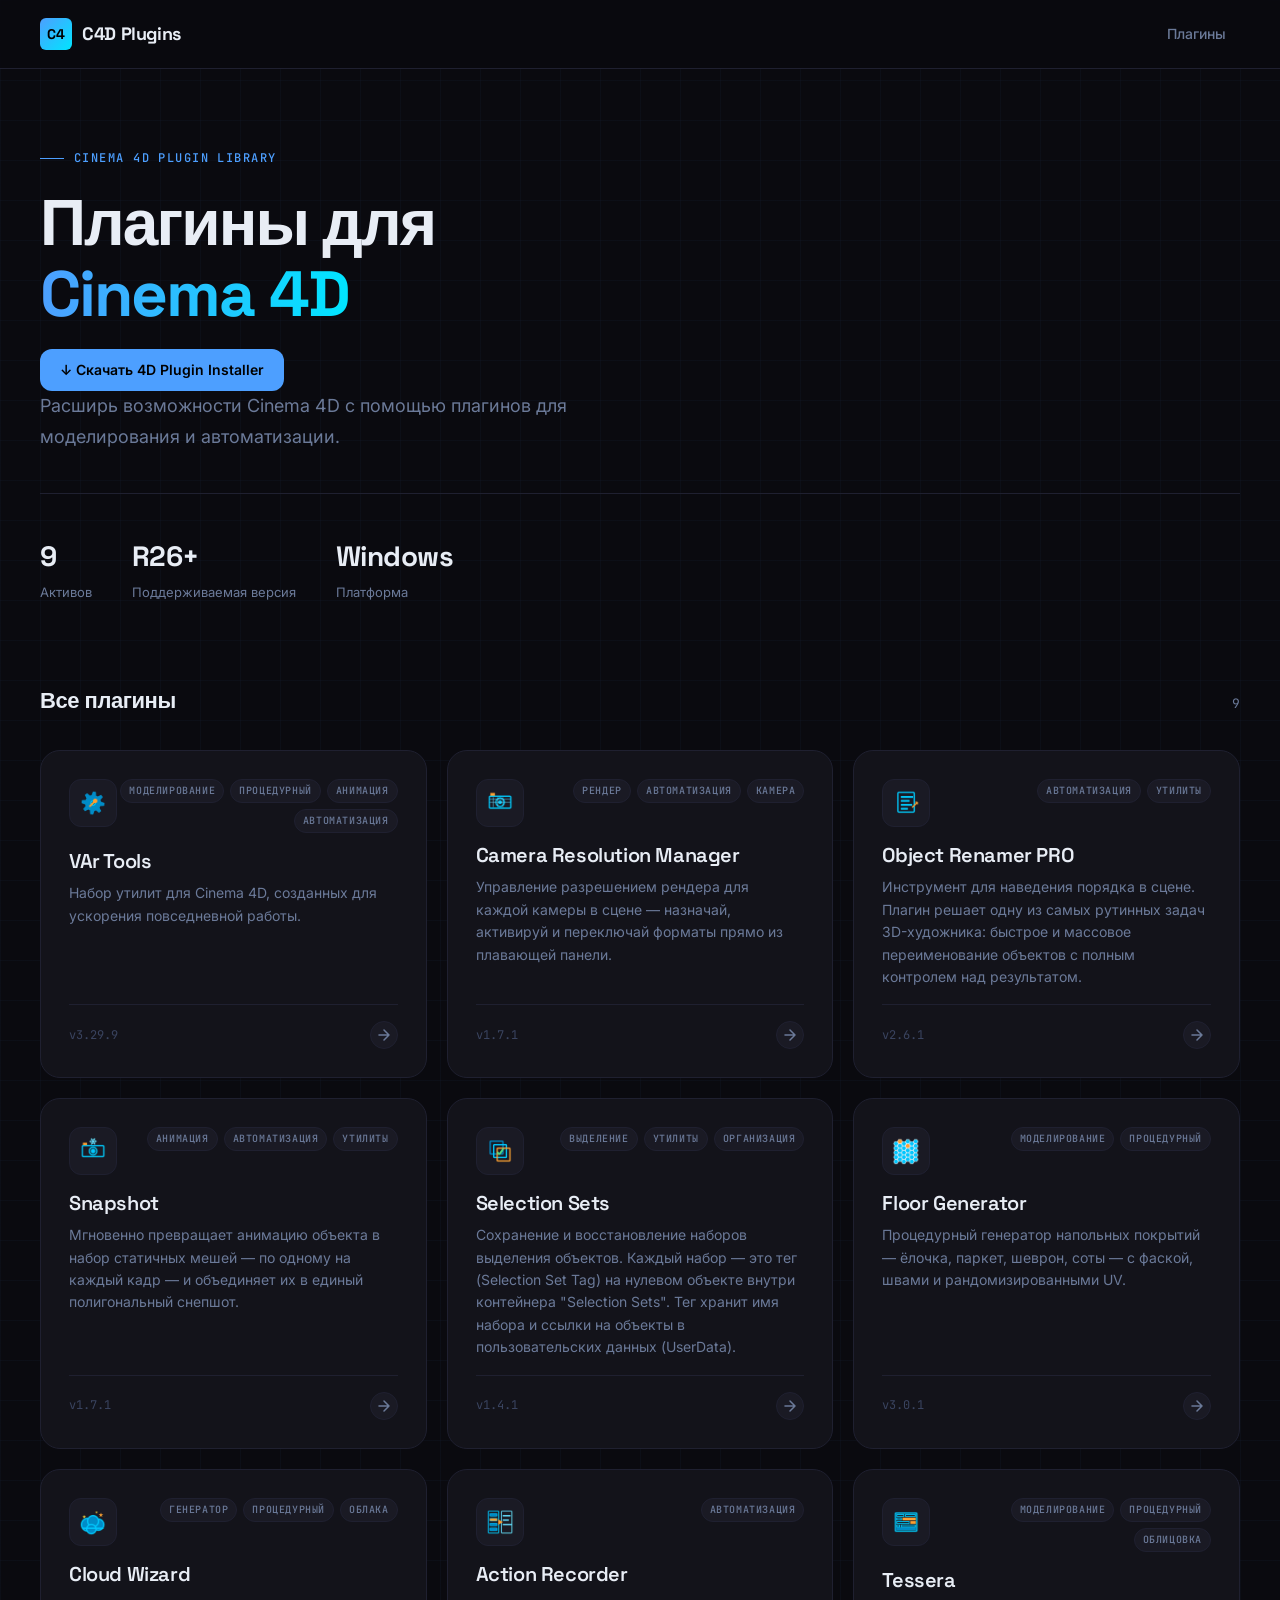
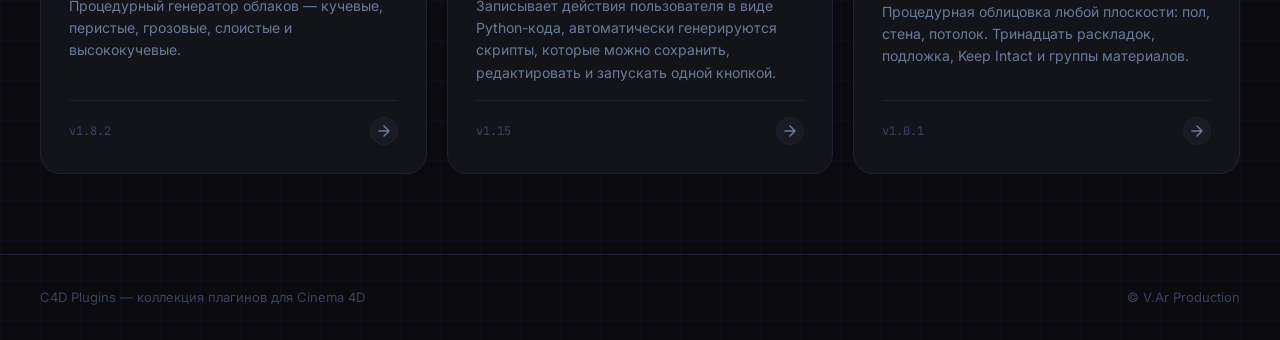
<file: web/index.html>
<!DOCTYPE html>
<html lang="ru">
<head>
    <meta charset="UTF-8">
    <meta name="viewport" content="width=device-width, initial-scale=1.0">
    <meta name="description" content="Коллекция плагинов для Cinema 4D — инструменты для профессиональных 3D-художников">
    <title>C4D Plugins — Коллекция плагинов для Cinema 4D</title>
    <link rel="stylesheet" href="css/style.css">
</head>
<body class="page-index">

    <!-- Шапка сайта -->
    <header class="site-header">
        <div class="header-inner">
            <a href="index.html" class="site-logo">
                <div class="logo-icon">C4</div>
                C4D Plugins
            </a>
            <nav class="header-nav" aria-label="Основная навигация">
                <a href="index.html">Плагины</a>
            </nav>
        </div>
    </header>

    <!-- Основной контент -->
    <main>
        <div class="page-wrapper">

            <!-- Hero секция -->
            <section class="hero" aria-label="Заголовок страницы">
                <div class="hero-label">Cinema 4D Plugin Library</div>
                <h1 class="hero-title">Плагины для<br><span class="accent">Cinema 4D</span>
                </h1>
                <a href="https://github.com/vladvarp/-4D-Plugins/releases/download/C4D/4DPluginInstaller.exe" id="plugin-download" class="btn btn-primary">
                    ↓ Скачать 4D Plugin Installer
                </a>
                <p class="hero-description">
                    Расширь возможности Cinema 4D с помощью плагинов для моделирования и автоматизации.
                </p>
                <div class="hero-stats">
                    <div class="stat-item">
                        <span class="stat-value" id="stat-plugins">0</span>
                        <span class="stat-label">Активов</span>
                    </div>
                    <div class="stat-item">
                        <span class="stat-value">R26+</span>
                        <span class="stat-label">Поддерживаемая версия</span>
                    </div>
                    <div class="stat-item">
                        <span class="stat-value">Windows</span>
                        <span class="stat-label">Платформа</span>
                    </div>
                </div>
            </section>

            <!-- Сетка плагинов -->
            <section class="plugins-section" aria-label="Список плагинов">
                <div class="section-header">
                    <h2 class="section-title">Все плагины</h2>
                    <span class="section-count" id="plugins-count">—</span>
                </div>

                <!-- Карточки генерируются JavaScript'ом из массива plugins[] в js/main.js -->
                <div class="plugins-grid" id="plugins-grid" role="list">
                    <!-- Индикатор загрузки пока JS не отработал -->
                    <div class="loading-state">
                        <div class="spinner" aria-hidden="true"></div>
                        Загрузка плагинов…
                    </div>
                </div>
            </section>

        </div>
    </main>

    <!-- Подвал -->
    <footer class="site-footer">
        <div class="footer-inner">
            <span class="footer-text">
                C4D Plugins — коллекция плагинов для Cinema 4D
            </span>
            <nav class="footer-links" aria-label="Ссылки подвала">
                <a>© V.Ar Production</a>
            </nav>
        </div>
    </footer>

    <script src="js/main.js"></script>
</body>
</html>
</file>
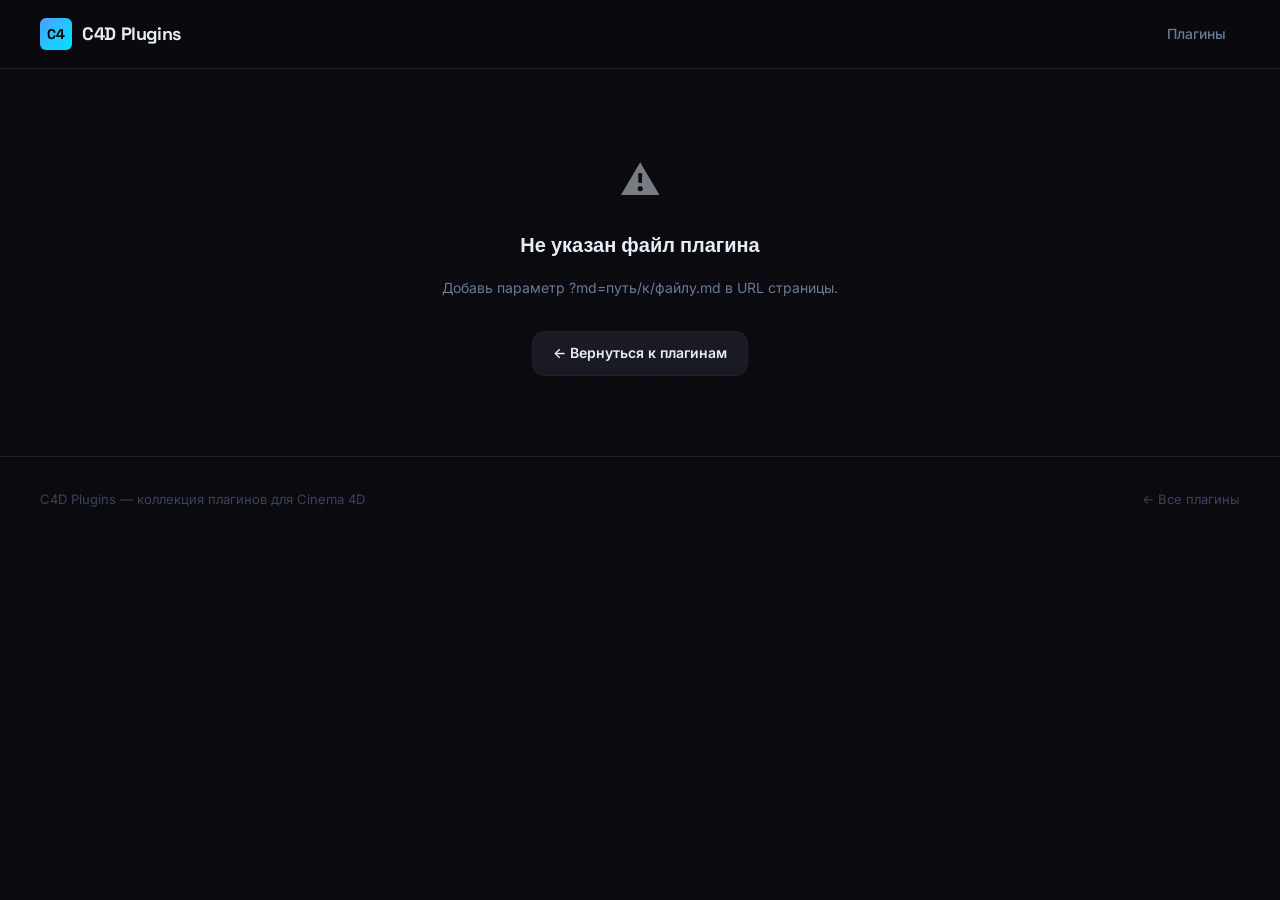
<file: plugin.html>
<!DOCTYPE html>
<html lang="ru">
<head>
    <meta charset="UTF-8">
    <meta name="viewport" content="width=device-width, initial-scale=1.0">
    <meta name="description" content="Описание плагина для Cinema 4D">
    <!-- Заголовок обновляется через JavaScript после загрузки .md файла -->
    <title>Плагин — C4D Plugins</title>
    <link rel="stylesheet" href="web/css/style.css">
</head>
<body class="page-plugin">

    <!-- Шапка сайта -->
    <header class="site-header">
        <div class="header-inner">
            <a href="index.html" class="site-logo">
                <div class="logo-icon">C4</div>
                C4D Plugins
            </a>
            <nav class="header-nav" aria-label="Основная навигация">
                <a href="index.html">Плагины</a>
            </nav>
        </div>
    </header>

    <!-- Основной контент -->
    <main id="plugin-main">
        <div class="page-wrapper">

            <!-- Индикатор загрузки пока .md файл не загружен -->
            <div id="plugin-loading" class="loading-state" aria-live="polite">
                <div class="spinner" aria-hidden="true"></div>
                Загрузка данных плагина…
            </div>

            <!-- Hero секция плагина (заполняется из frontmatter) -->
            <section class="plugin-hero" id="plugin-hero" aria-label="Информация о плагине">

                <!-- Хлебные крошки для навигации -->
                <nav class="breadcrumb" aria-label="Навигационная цепочка">
                    <a href="index.html">Плагины</a>
                    <span class="breadcrumb-sep" aria-hidden="true">/</span>
                    <!-- Название плагина подставится через JS -->
                    <span id="plugin-name-breadcrumb">…</span>
                </nav>

                <!-- Иконка, теги и название -->
                <div class="plugin-hero-top">
                    <div class="plugin-hero-icon" aria-hidden="true">
                        <!-- Иконка из поля icon в frontmatter -->
                        <span id="plugin-icon">⬡</span>
                    </div>
                    <div class="plugin-hero-meta">
                        <div class="plugin-hero-tags" id="plugin-tags">
                            <!-- Теги из поля tags в frontmatter -->
                        </div>
                        <h1 class="plugin-hero-name" id="plugin-name">
                            Загрузка…
                        </h1>
                        <p class="plugin-hero-tagline" id="plugin-tagline"></p>
                    </div>
                </div>

                <!-- Мета-информация: версия, автор, дата, лицензия -->
                <div class="plugin-hero-info">
                    <div class="info-item">
                        <span class="info-label">Версия</span>
                        <span class="info-value" id="plugin-version">—</span>
                    </div>
                    <div class="info-item">
                        <span class="info-label">Автор</span>
                        <span class="info-value" id="plugin-author">—</span>
                    </div>
                    <div class="info-item">
                        <span class="info-label">Обновлено</span>
                        <span class="info-value" id="plugin-updated">—</span>
                    </div>
                    <div class="info-item">
                        <span class="info-label">Лицензия</span>
                        <span class="info-value" id="plugin-license">—</span>
                    </div>
                </div>

                <!-- Кнопки действий -->
                <div class="plugin-hero-actions">
                    <!-- Ссылка устанавливается из поля download в frontmatter -->
                    <a href="#" id="plugin-download" class="btn btn-primary">
                        ↓ Скачать плагин
                    </a>
                    <!-- Ссылка устанавливается из поля github в frontmatter -->
                    <a href="#" id="plugin-github" class="btn btn-secondary" target="_blank" rel="noopener">
                        GitHub →
                    </a>
                </div>
            </section>

            <!-- Двухколоночный макет: контент + боковая панель -->
            <div class="plugin-content-layout">

                <!-- Левая колонка: основной Markdown контент -->
                <article id="plugin-content" class="md-content" aria-label="Описание плагина">
                    <!-- Контент из .md файла вставляется сюда через renderMarkdown() -->
                </article>

                <!-- Правая колонка: боковая панель с мета-информацией -->
                <aside class="plugin-sidebar" aria-label="Информация о совместимости">

                    <!-- Блок совместимости -->
                    <div class="sidebar-block">
                        <div class="sidebar-block-title">Совместимость</div>
                        <ul class="compat-list" id="sidebar-compat">
                            <!-- Заполняется из frontmatter полей: cinema4d, os, renderer -->
                        </ul>
                    </div>

                    <!-- Блок тегов -->
                    <div class="sidebar-block">
                        <div class="sidebar-block-title">Категории</div>
                        <div class="sidebar-tags" id="sidebar-tags">
                            <!-- Теги из frontmatter -->
                        </div>
                    </div>

                </aside>
            </div>

        </div>
    </main>

    <!-- Подвал -->
    <footer class="site-footer">
        <div class="footer-inner">
            <span class="footer-text">C4D Plugins — коллекция плагинов для Cinema 4D</span>
            <nav class="footer-links" aria-label="Ссылки подвала">
                <a href="index.html">← Все плагины</a>
            </nav>
        </div>
    </footer>

    <script src="/web/js/main.js"></script>
</body>
</html>
</file>
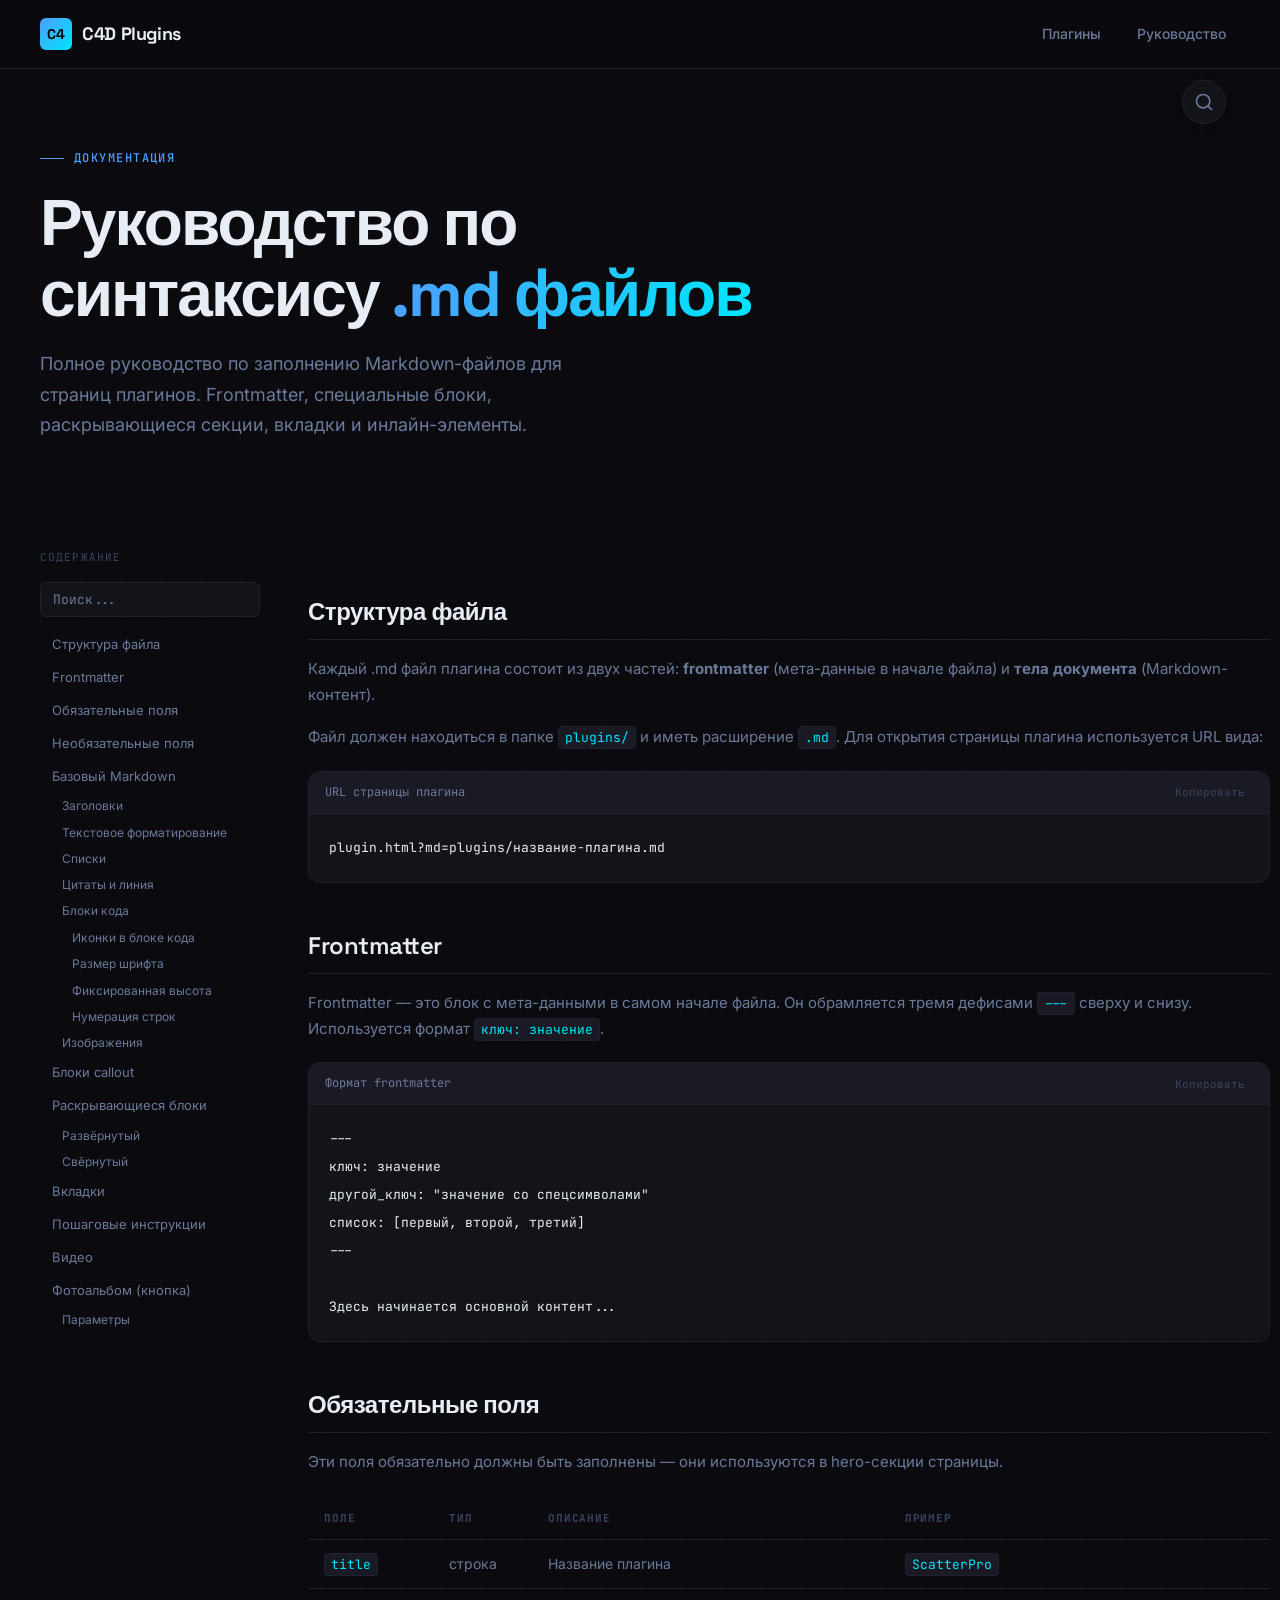
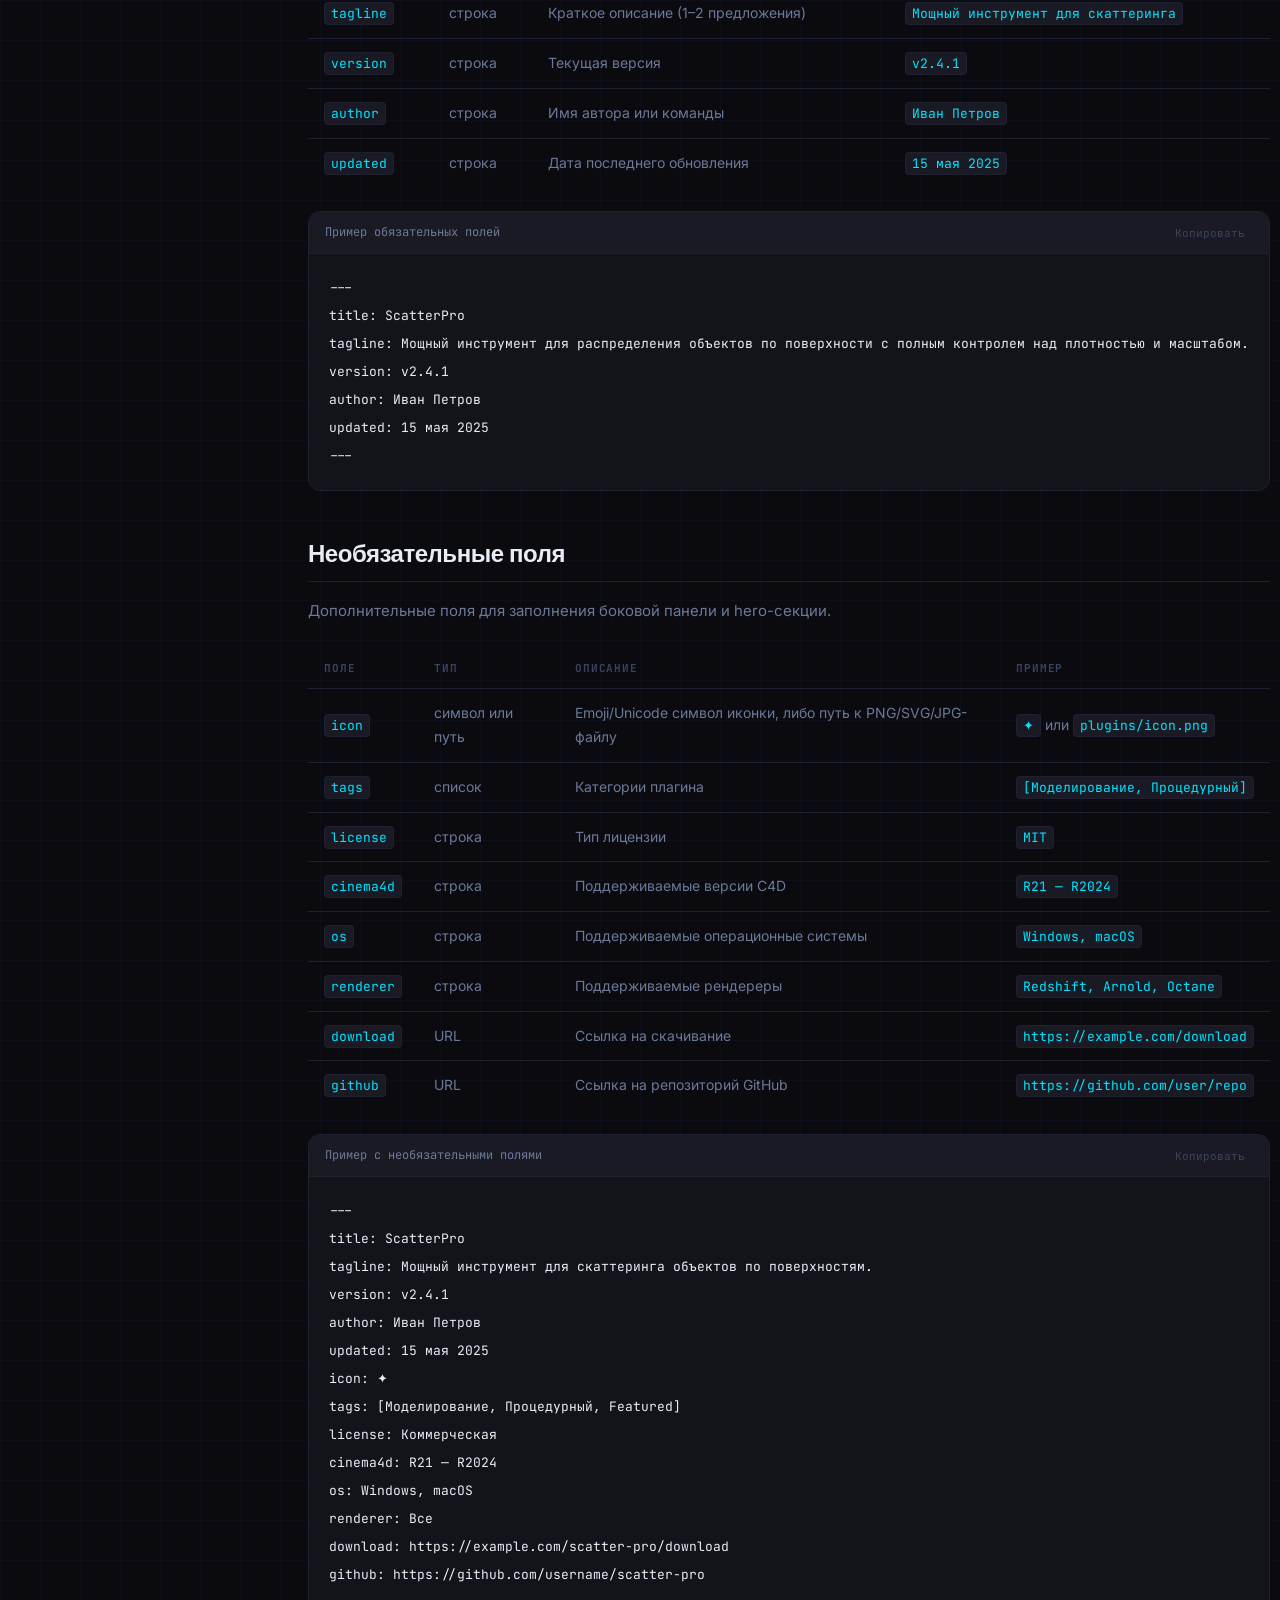
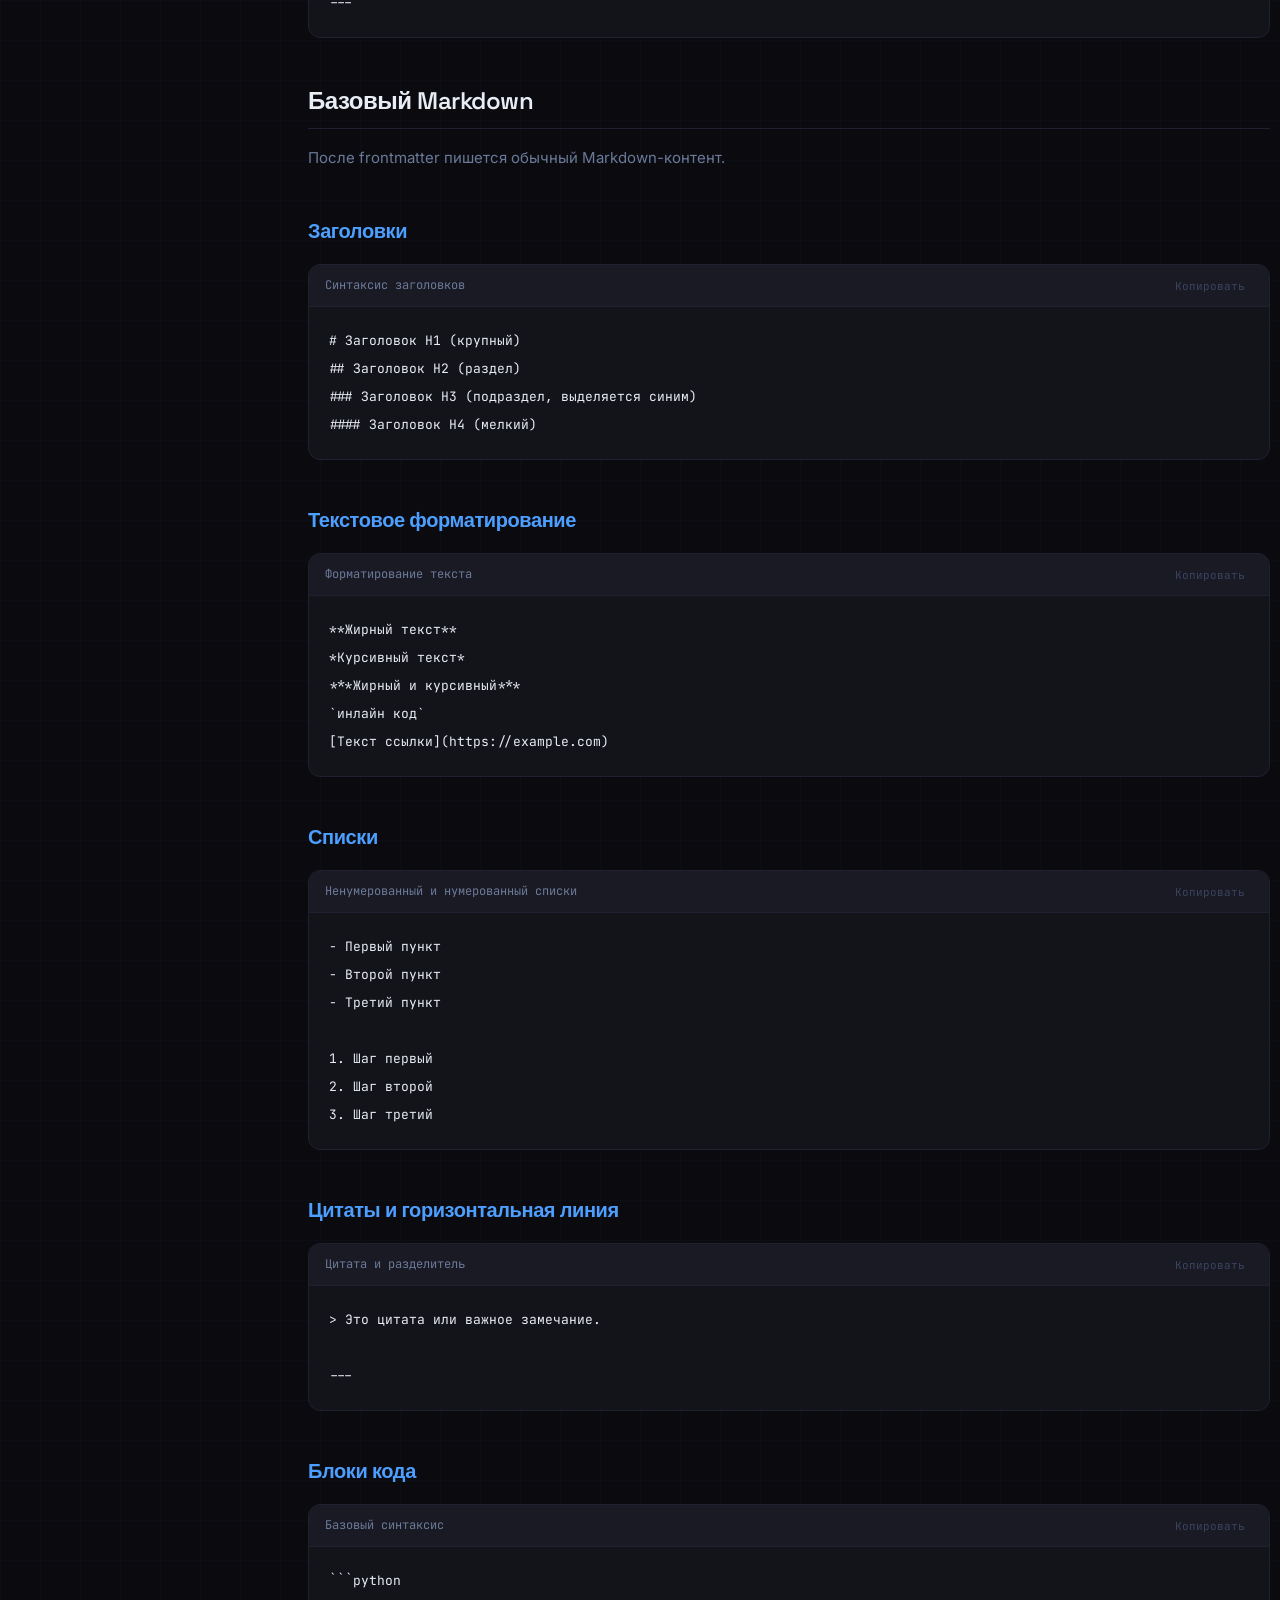
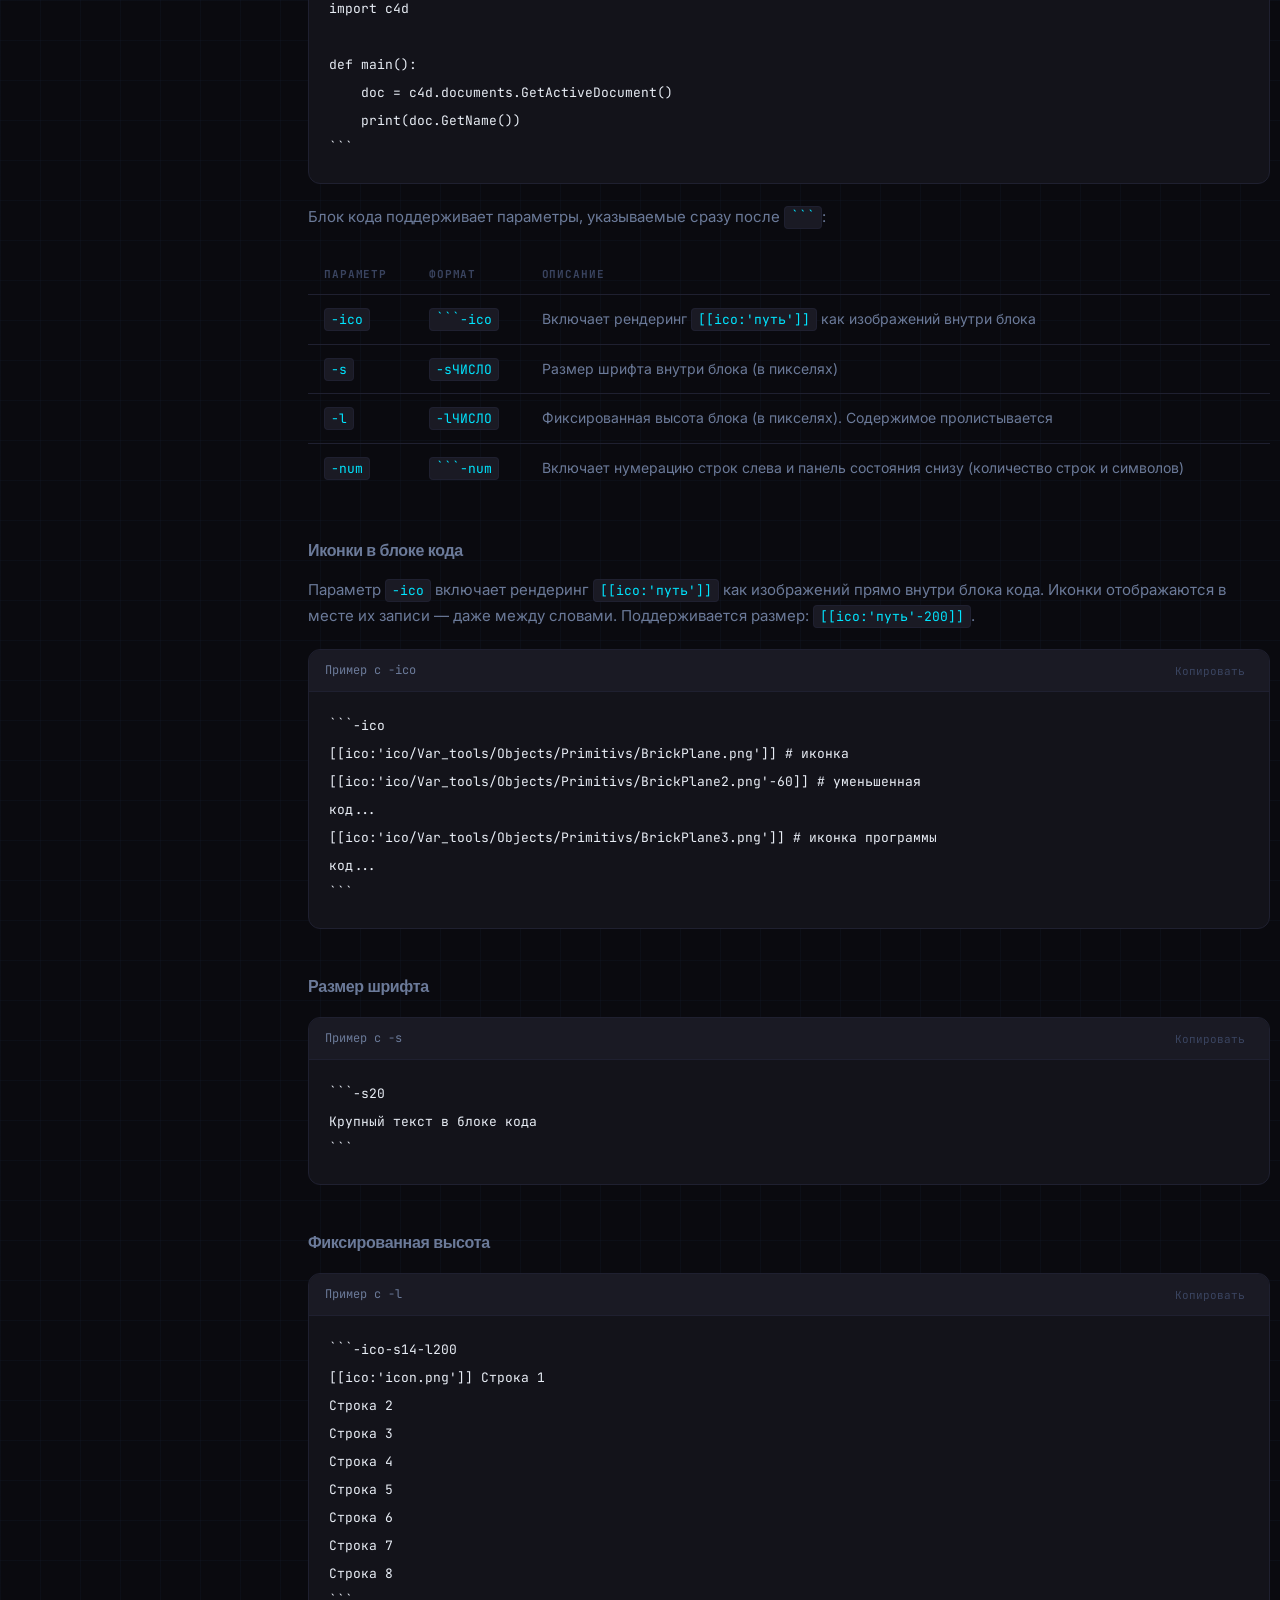
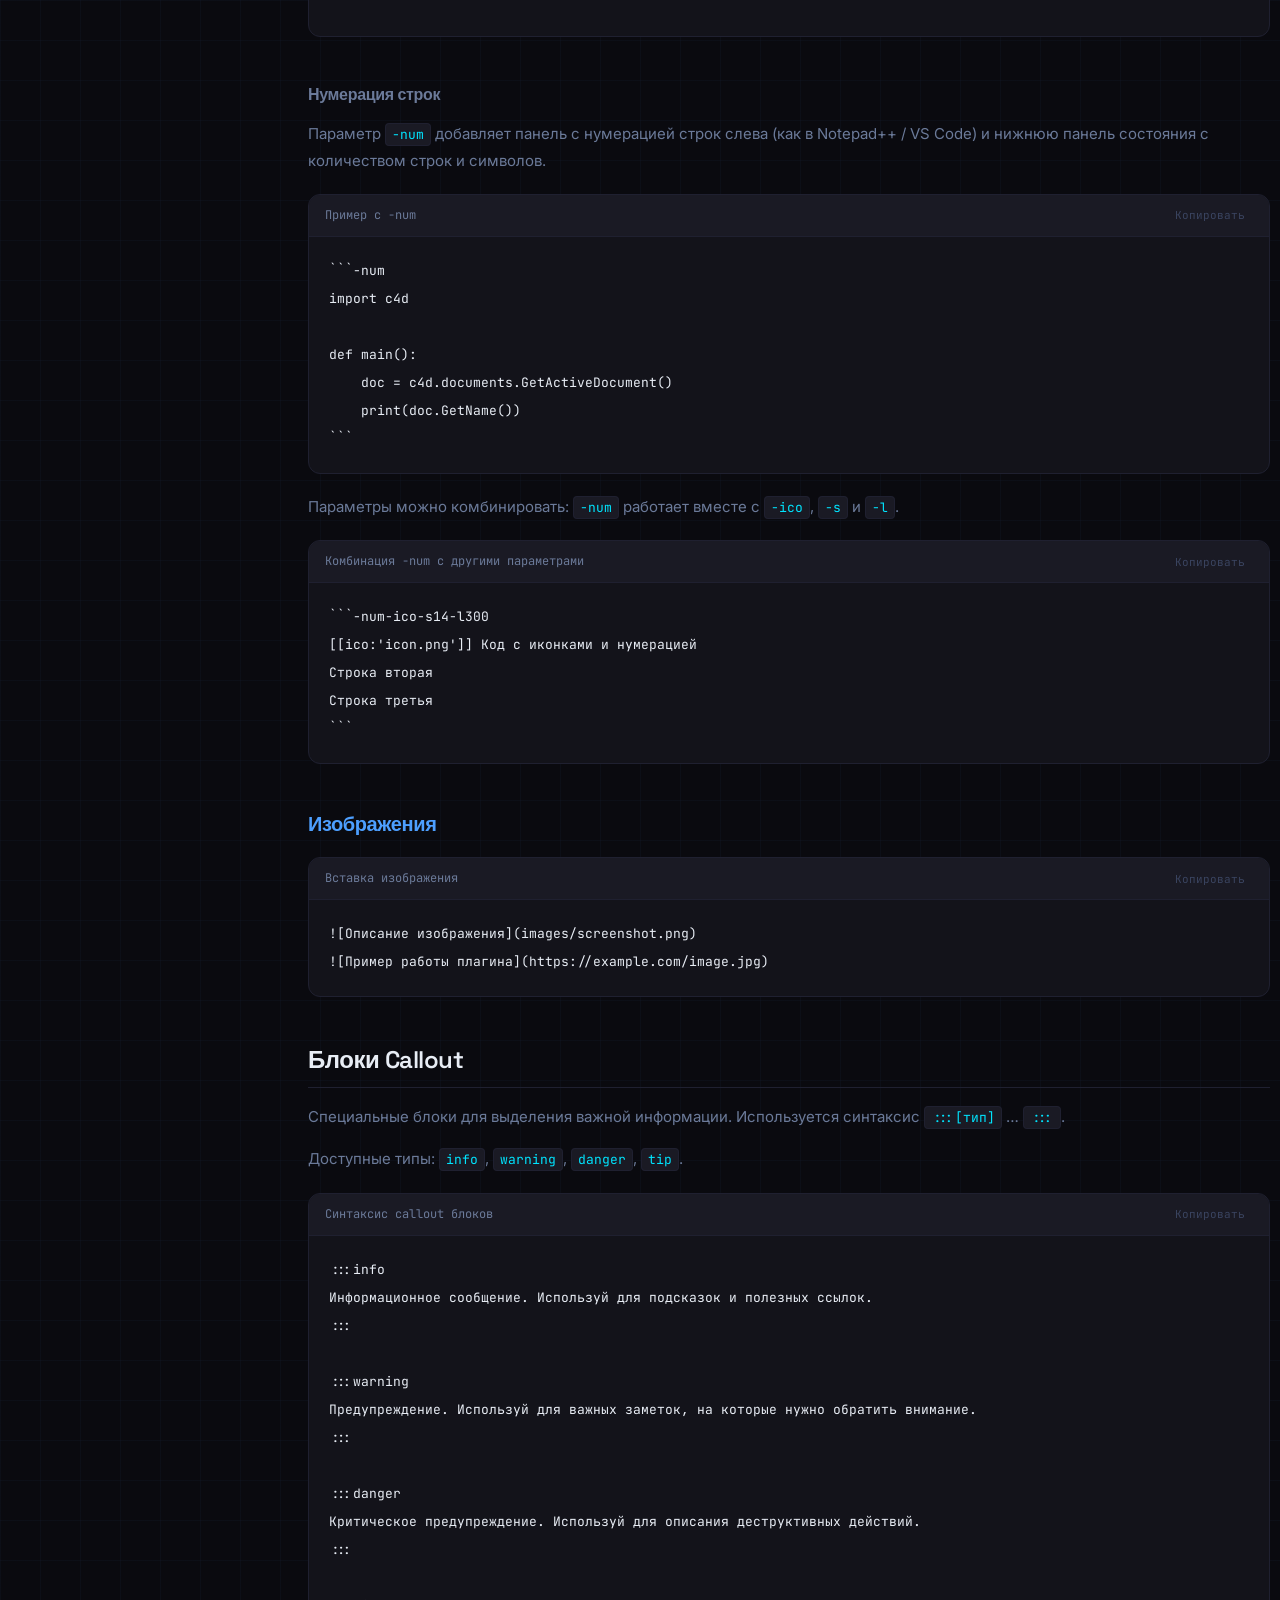
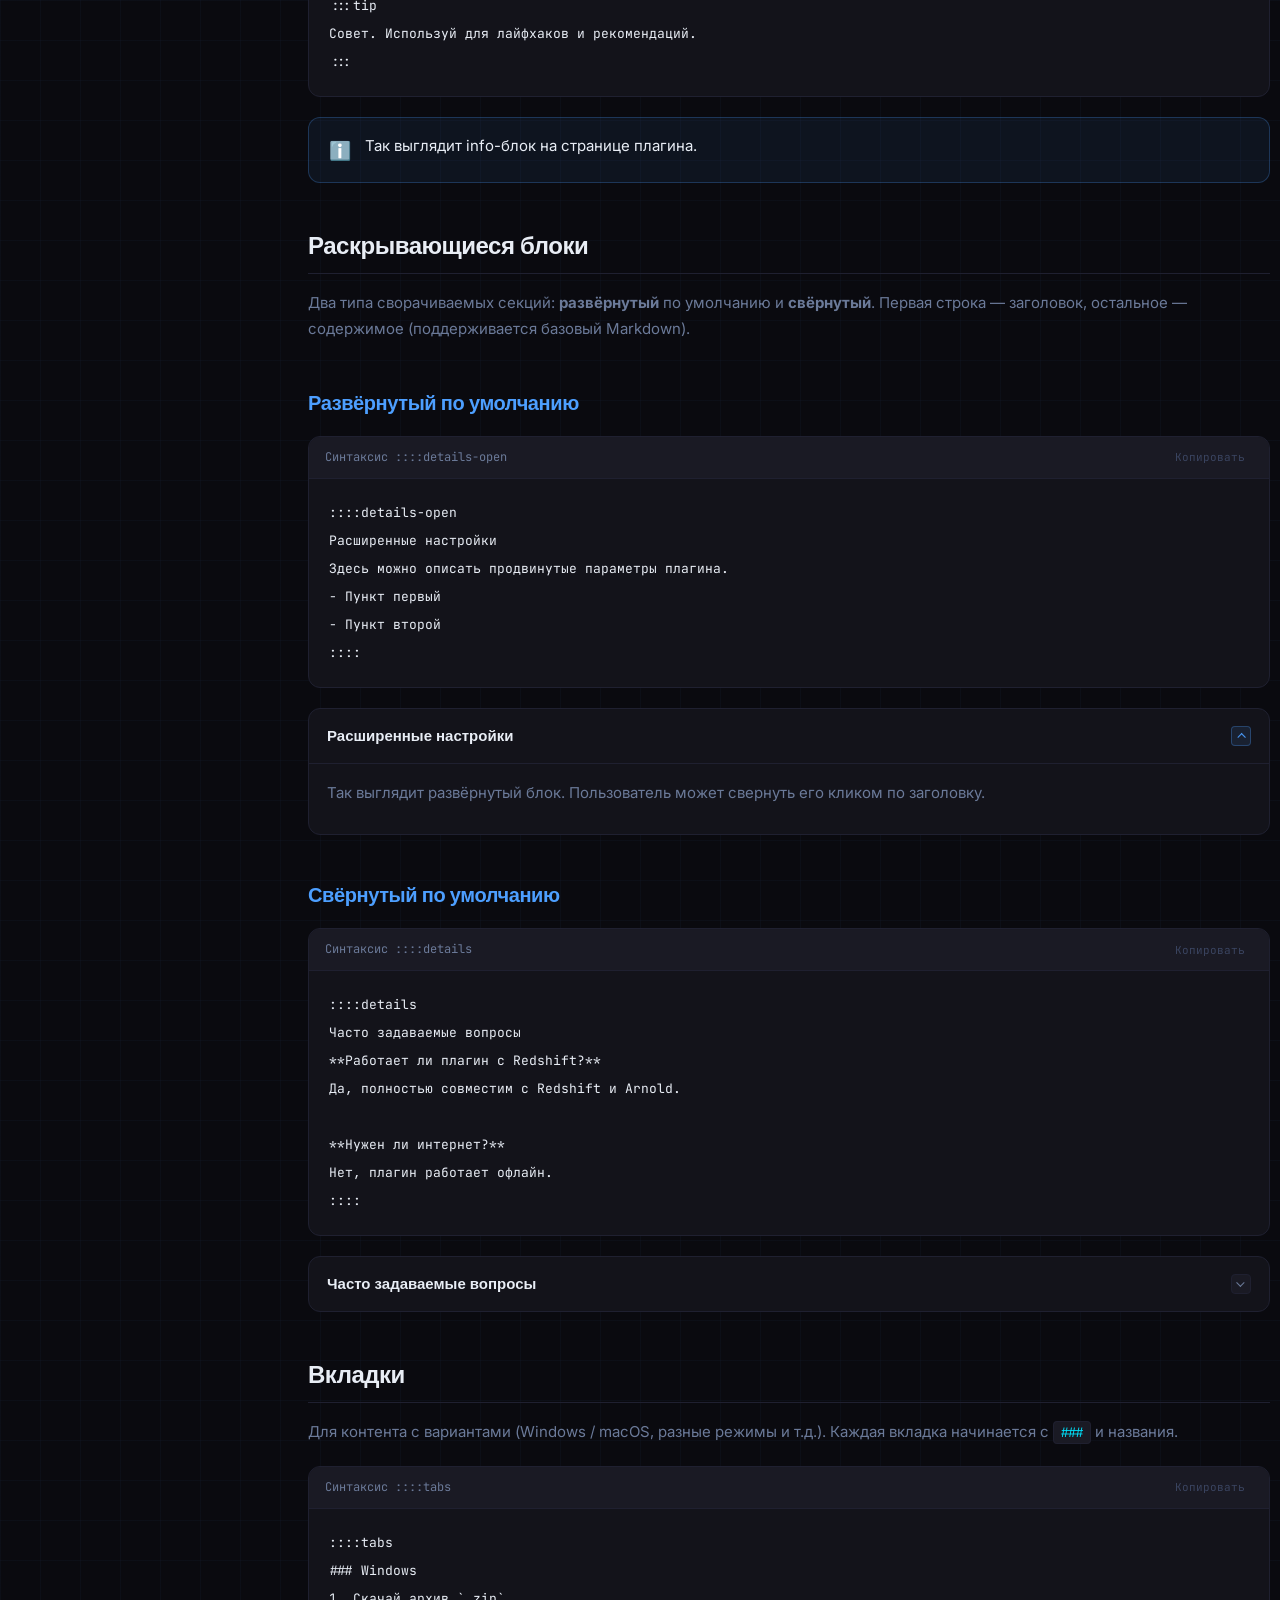
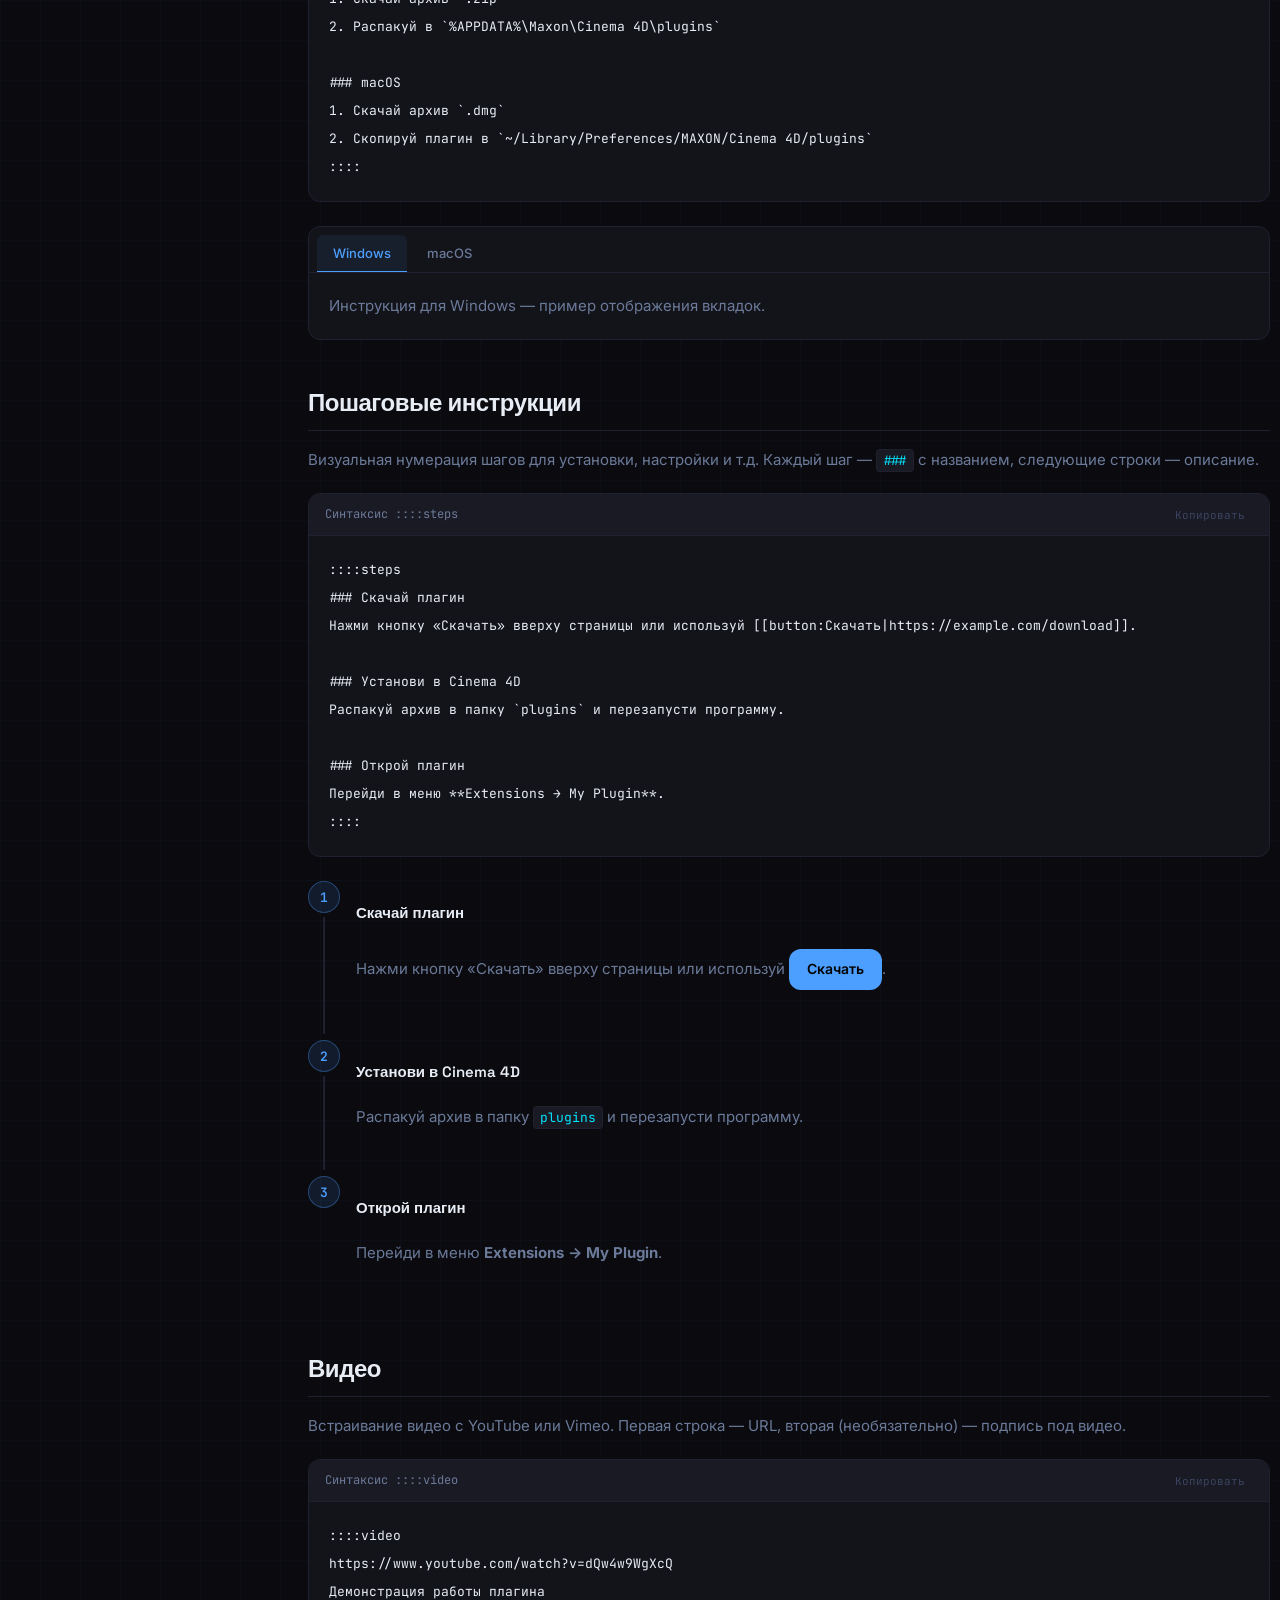
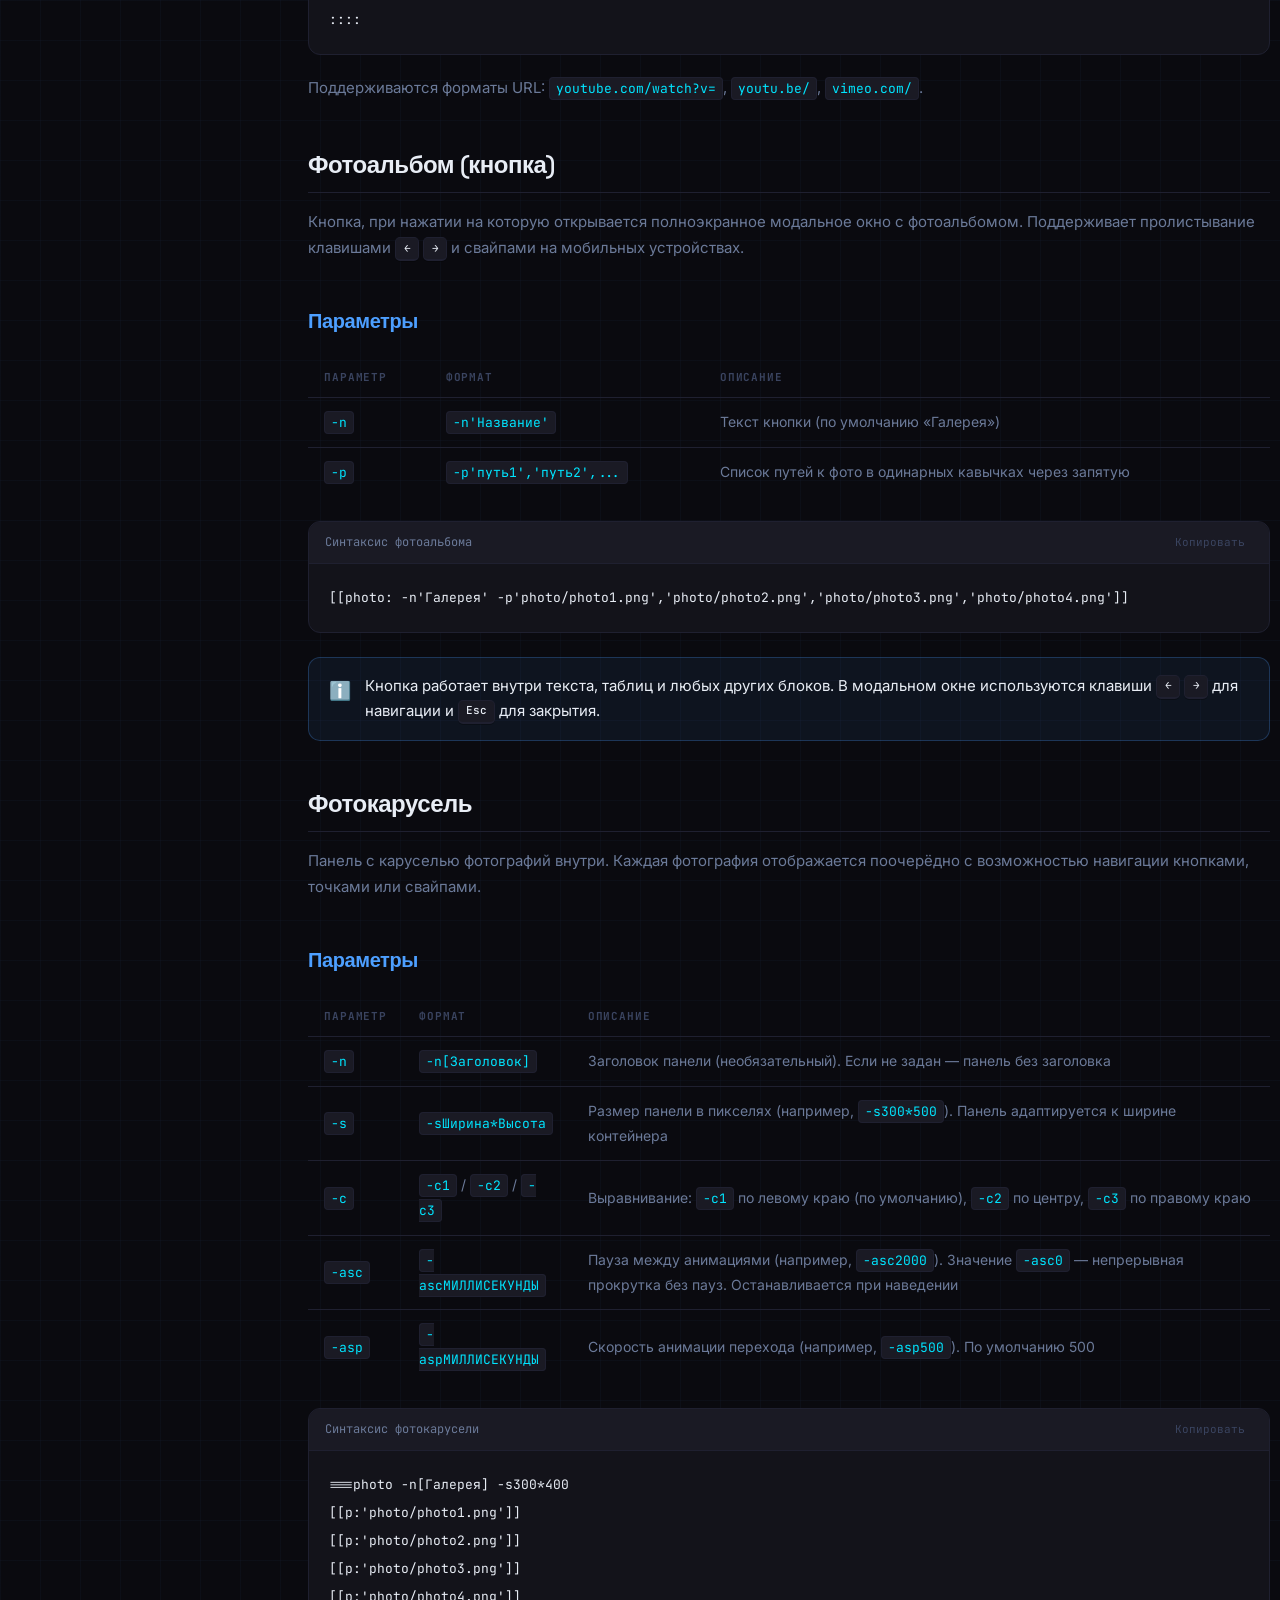
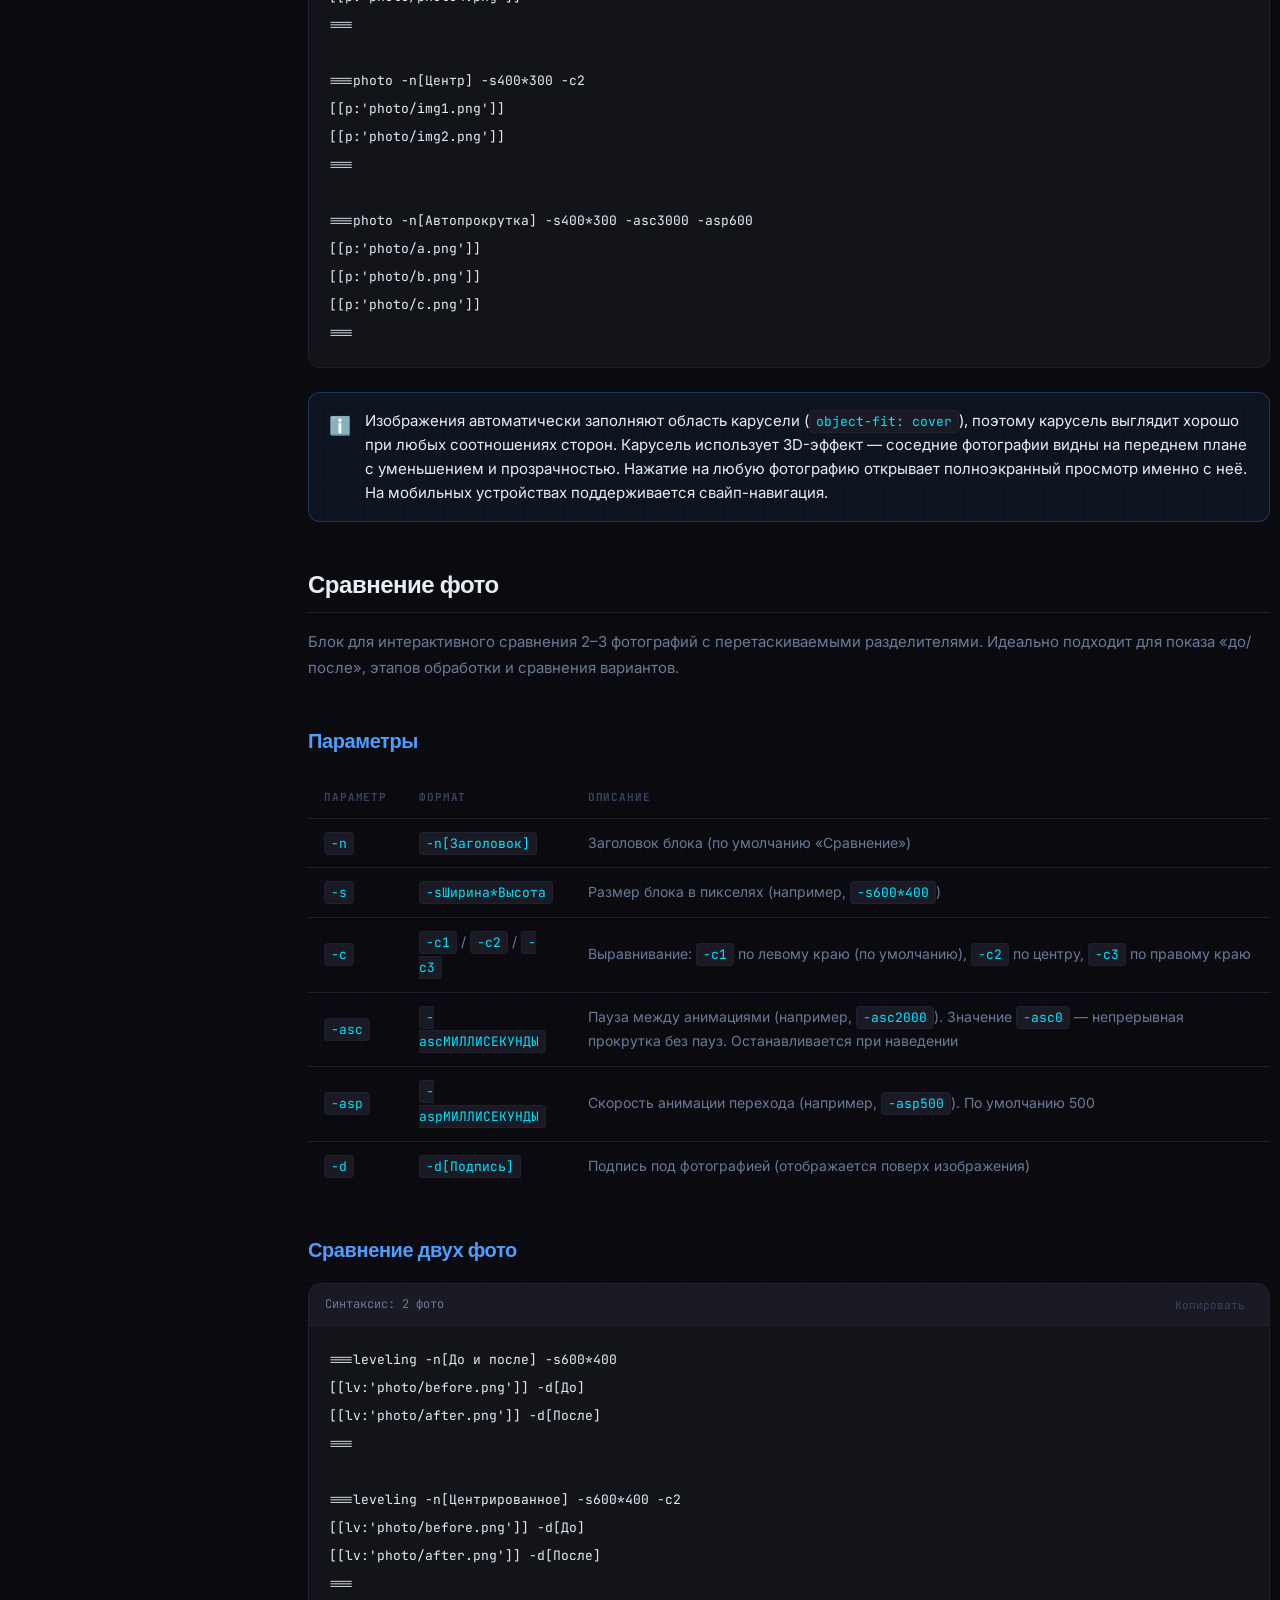
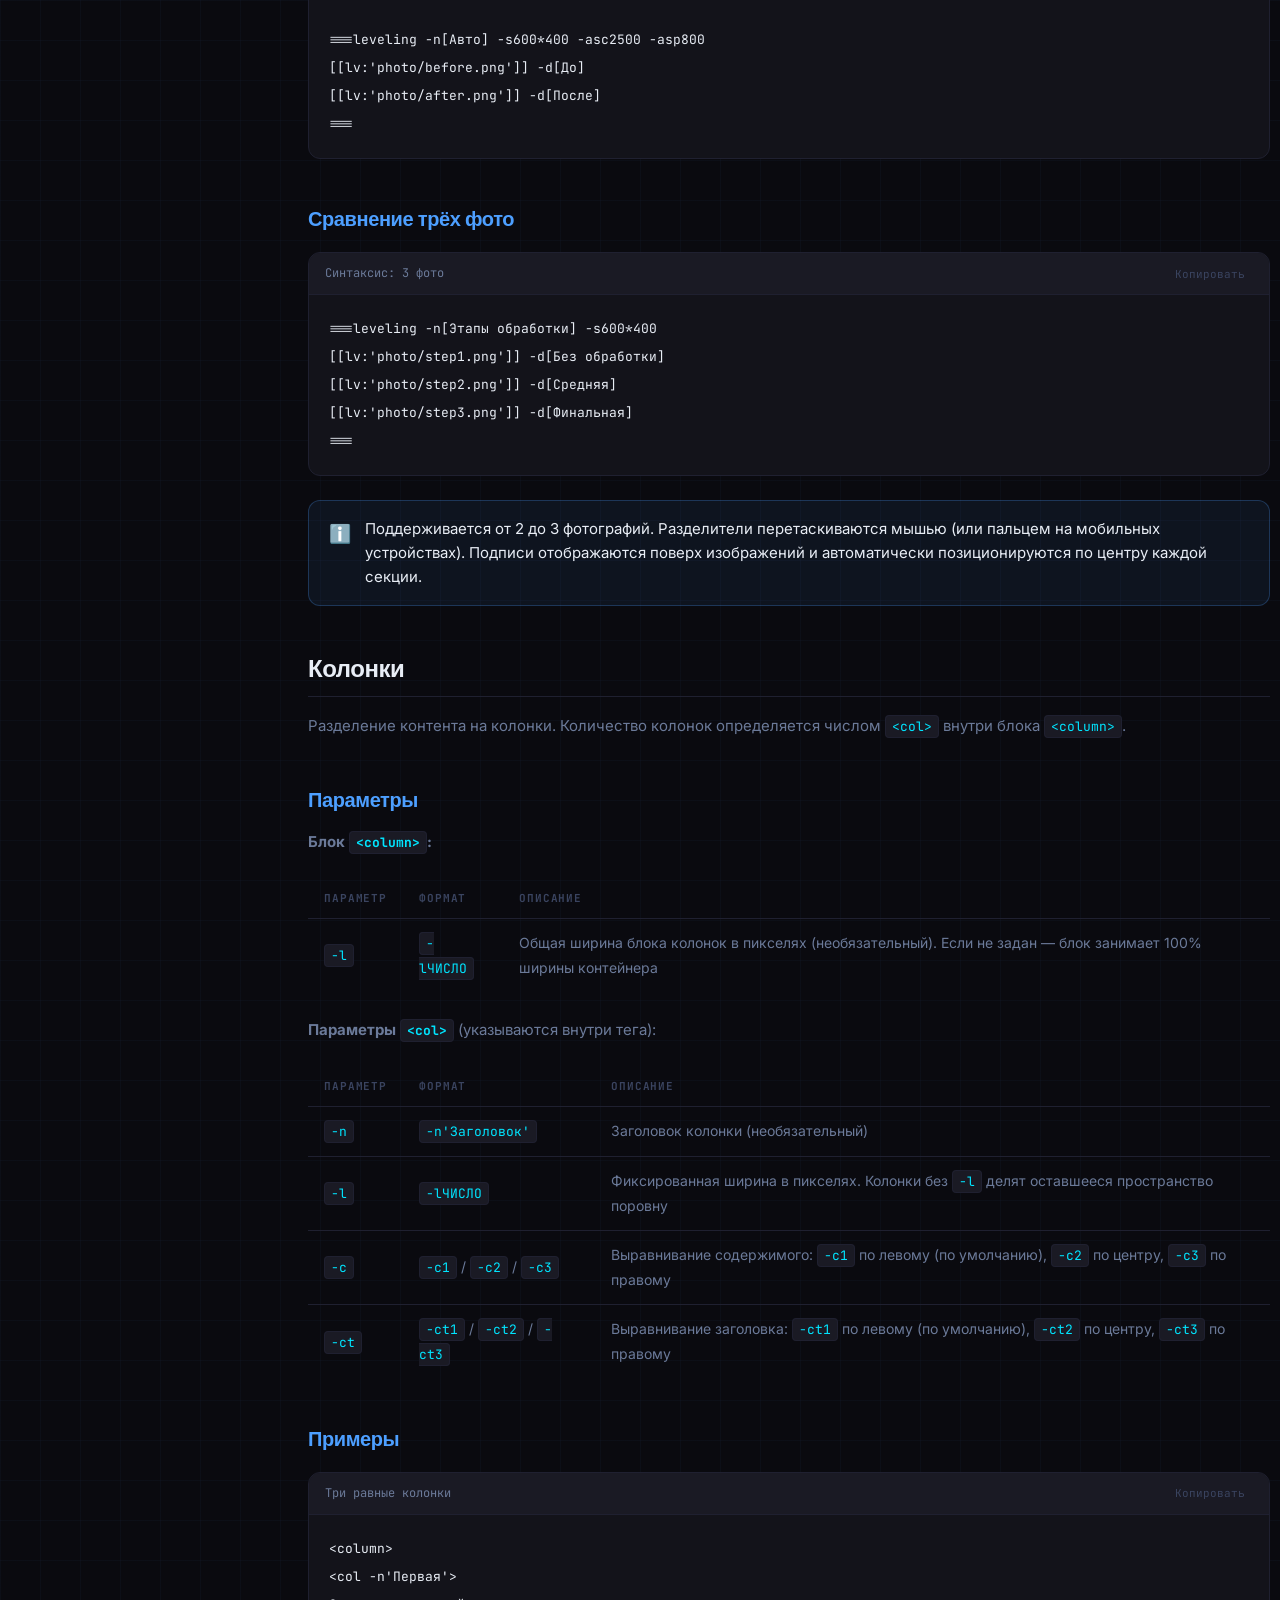
<file: web/guide.html>
<!DOCTYPE html>
<html lang="ru">
<head>
    <meta charset="UTF-8">
    <meta name="viewport" content="width=device-width, initial-scale=1.0">
    <meta name="description" content="Руководство по синтаксису .md файлов для страниц плагинов Cinema 4D">
    <title>Руководство по синтаксису — C4D Plugins</title>
    <link rel="stylesheet" href="css/style.css">
</head>
<body class="page-guide">

    <!-- Шапка сайта -->
    <header class="site-header">
        <div class="header-inner">
            <a href="index.html" class="site-logo">
                <div class="logo-icon">C4</div>
                C4D Plugins
            </a>
            <nav class="header-nav" aria-label="Основная навигация">
                <a href="index.html">Плагины</a>
                <a href="guide.html">Руководство</a>
            </nav>
        </div>
    </header>

    <!-- Основной контент -->
    <main>
        <div class="page-wrapper">

            <!-- Hero секция руководства -->
            <section class="hero" style="padding-bottom: 20px;">
                <div class="hero-label">Документация</div>
                <h1 class="hero-title">
                    Руководство по<br>
                    синтаксису <span class="accent">.md файлов</span>
                </h1>
                <p class="hero-description">
                    Полное руководство по заполнению Markdown-файлов для страниц плагинов.
                    Frontmatter, специальные блоки, раскрывающиеся секции, вкладки и инлайн-элементы.
                </p>
            </section>

            <!-- Плавающая кнопка поиска -->
            <div class="floating-search" id="floating-search">
                <button class="floating-search-btn" id="floating-search-btn" aria-label="Поиск по разделам">
                    <svg width="20" height="20" viewBox="0 0 24 24" fill="none" stroke="currentColor" stroke-width="2" stroke-linecap="round" stroke-linejoin="round"><circle cx="11" cy="11" r="8"/><line x1="21" y1="21" x2="16.65" y2="16.65"/></svg>
                </button>
                <input type="text" id="content-search" class="floating-search-input" placeholder="Поиск по разделам..." autocomplete="off">
                <button class="floating-search-clear" id="floating-search-clear" aria-label="Сбросить поиск">
                    <svg width="16" height="16" viewBox="0 0 24 24" fill="none" stroke="currentColor" stroke-width="2" stroke-linecap="round" stroke-linejoin="round"><line x1="18" y1="6" x2="6" y2="18"/><line x1="6" y1="6" x2="18" y2="18"/></svg>
                </button>
            </div>

            <!-- Двухколоночный макет: оглавление + контент -->
            <div class="guide-layout">

                <!-- Оглавление (только десктоп) -->
                <aside class="guide-toc" aria-label="Содержание">
                    <div class="toc-title">Содержание</div>
                    <div class="toc-search">
                        <input type="text" id="guide-search" class="guide-search-input" placeholder="Поиск..." autocomplete="off">
                    </div>
                    <ul class="toc-list" id="toc-list">
                        <li><a href="#structure">Структура файла</a></li>
                        <li><a href="#frontmatter">Frontmatter</a></li>
                        <li><a href="#required-fields">Обязательные поля</a></li>
                        <li><a href="#optional-fields">Необязательные поля</a></li>
                        <li><a href="#markdown-basics">Базовый Markdown</a>
                            <ul>
                                <li><a href="#md-headings">Заголовки</a></li>
                                <li><a href="#md-formatting">Текстовое форматирование</a></li>
                                <li><a href="#md-lists">Списки</a></li>
                                <li><a href="#md-quotes">Цитаты и линия</a></li>
                                <li><a href="#md-code">Блоки кода</a>
                                    <ul>
                                        <li><a href="#md-code-ico">Иконки в блоке кода</a></li>
                                        <li><a href="#md-code-size">Размер шрифта</a></li>
                                        <li><a href="#md-code-limit">Фиксированная высота</a></li>
                                        <li><a href="#md-code-num">Нумерация строк</a></li>
                                    </ul>
                                </li>
                                <li><a href="#md-images">Изображения</a></li>
                            </ul>
                        </li>
                        <li><a href="#callouts">Блоки callout</a></li>
                        <li><a href="#details">Раскрывающиеся блоки</a>
                            <ul>
                                <li><a href="#details-open">Развёрнутый</a></li>
                                <li><a href="#details-closed">Свёрнутый</a></li>
                            </ul>
                        </li>
                        <li><a href="#tabs">Вкладки</a></li>
                        <li><a href="#steps">Пошаговые инструкции</a></li>
                        <li><a href="#video">Видео</a></li>
                        <li><a href="#photo-album">Фотоальбом (кнопка)</a>
                            <ul>
                                <li><a href="#photo-album-params">Параметры</a></li>
                            </ul>
                        </li>
                        <li><a href="#photo-carousel">Фотокарусель</a>
                            <ul>
                                <li><a href="#carousel-params">Параметры</a></li>
                            </ul>
                        </li>
                        <li><a href="#leveling">Сравнение фото</a>
                            <ul>
                                <li><a href="#leveling-params">Параметры</a></li>
                                <li><a href="#leveling-two">Два фото</a></li>
                                <li><a href="#leveling-three">Три фото</a></li>
                            </ul>
                        </li>
                        <li><a href="#columns">Колонки</a>
                            <ul>
                                <li><a href="#columns-params">Параметры</a></li>
                                <li><a href="#columns-example">Примеры</a></li>
                            </ul>
                        </li>
                        <li><a href="#inline-elements">Инлайн-элементы</a>
                            <ul>
                                <li><a href="#inline-badge">Бейджи</a></li>
                                <li><a href="#inline-button">Кнопки-ссылки</a></li>
                                <li><a href="#inline-kbd">Клавиши</a></li>
                                <li><a href="#inline-spaces">Пробелы</a></li>
                                <li><a href="#inline-biil">Галочки</a></li>
                                <li><a href="#inline-ddl">Выпадающий список</a></li>
                                <li><a href="#inline-tif">Поле ввода</a></li>
                                <li><a href="#inline-color">Выбор цвета</a></li>
                            </ul>
                        </li>
                        <li><a href="#modal-windows">Модальные окна</a>
                            <ul>
                                <li><a href="#modal-syntax">Синтаксис</a></li>
                                <li><a href="#modal-btn-params">Параметры кнопки</a></li>
                                <li><a href="#modal-content-params">Параметры содержимого</a></li>
                                <li><a href="#modal-header">Шапка</a></li>
                            </ul>
                        </li>
                        <li><a href="#images-ico">Изображения и значки</a>
                            <ul>
                                <li><a href="#ico-syntax">Синтаксис</a></li>
                                <li><a href="#ico-inline">В тексте</a></li>
                                <li><a href="#ico-blocks">В заголовках и блоках</a></li>
                            </ul>
                        </li>
                        <li><a href="#features">Сетка фич</a></li>
                        <li><a href="#changelog">История изменений</a></li>
                        <li><a href="#tables">Таблицы</a>
                            <ul>
                                <li><a href="#tables-empty">Пустые ячейки</a></li>
                            </ul>
                        </li>
                        <li><a href="#full-example">Полный пример</a></li>
                    </ul>
                </aside>

                <!-- Основной контент руководства -->
                <div class="md-content">

                    <!-- Структура файла -->
                    <section id="structure">
                        <h2>Структура файла</h2>
                        <p>
                            Каждый .md файл плагина состоит из двух частей: <strong>frontmatter</strong>
                            (мета-данные в начале файла) и <strong>тела документа</strong> (Markdown-контент).
                        </p>
                        <p>
                            Файл должен находиться в папке <code>plugins/</code> и иметь расширение <code>.md</code>.
                            Для открытия страницы плагина используется URL вида:
                        </p>
                        <div class="code-example">
                            <div class="code-example-header">
                                <span class="code-example-label">URL страницы плагина</span>
                                <button class="copy-btn">Копировать</button>
                            </div>
                            <pre><code>plugin.html?md=plugins/название-плагина.md</code></pre>
                        </div>
                    </section>

                    <!-- Frontmatter -->
                    <section id="frontmatter">
                        <h2>Frontmatter</h2>
                        <p>
                            Frontmatter — это блок с мета-данными в самом начале файла.
                            Он обрамляется тремя дефисами <code>---</code> сверху и снизу.
                            Используется формат <code>ключ: значение</code>.
                        </p>
                        <div class="code-example">
                            <div class="code-example-header">
                                <span class="code-example-label">Формат frontmatter</span>
                                <button class="copy-btn">Копировать</button>
                            </div>
                            <pre><code>---
ключ: значение
другой_ключ: "значение со спецсимволами"
список: [первый, второй, третий]
---

Здесь начинается основной контент...</code></pre>
                        </div>
                    </section>

                    <!-- Обязательные поля -->
                    <section id="required-fields">
                        <h2>Обязательные поля</h2>
                        <p>Эти поля обязательно должны быть заполнены — они используются в hero-секции страницы.</p>

                        <table>
                            <thead>
                                <tr>
                                    <th>Поле</th>
                                    <th>Тип</th>
                                    <th>Описание</th>
                                    <th>Пример</th>
                                </tr>
                            </thead>
                            <tbody>
                                <tr>
                                    <td><code>title</code></td>
                                    <td>строка</td>
                                    <td>Название плагина</td>
                                    <td><code>ScatterPro</code></td>
                                </tr>
                                <tr>
                                    <td><code>tagline</code></td>
                                    <td>строка</td>
                                    <td>Краткое описание (1–2 предложения)</td>
                                    <td><code>Мощный инструмент для скаттеринга</code></td>
                                </tr>
                                <tr>
                                    <td><code>version</code></td>
                                    <td>строка</td>
                                    <td>Текущая версия</td>
                                    <td><code>v2.4.1</code></td>
                                </tr>
                                <tr>
                                    <td><code>author</code></td>
                                    <td>строка</td>
                                    <td>Имя автора или команды</td>
                                    <td><code>Иван Петров</code></td>
                                </tr>
                                <tr>
                                    <td><code>updated</code></td>
                                    <td>строка</td>
                                    <td>Дата последнего обновления</td>
                                    <td><code>15 мая 2025</code></td>
                                </tr>
                            </tbody>
                        </table>

                        <div class="code-example">
                            <div class="code-example-header">
                                <span class="code-example-label">Пример обязательных полей</span>
                                <button class="copy-btn">Копировать</button>
                            </div>
                            <pre><code>---
title: ScatterPro
tagline: Мощный инструмент для распределения объектов по поверхности с полным контролем над плотностью и масштабом.
version: v2.4.1
author: Иван Петров
updated: 15 мая 2025
---</code></pre>
                        </div>
                    </section>

                    <!-- Необязательные поля -->
                    <section id="optional-fields">
                        <h2>Необязательные поля</h2>
                        <p>Дополнительные поля для заполнения боковой панели и hero-секции.</p>

                        <table>
                            <thead>
                                <tr>
                                    <th>Поле</th>
                                    <th>Тип</th>
                                    <th>Описание</th>
                                    <th>Пример</th>
                                </tr>
                            </thead>
                            <tbody>
                                <tr>
                                    <td><code>icon</code></td>
                                    <td>символ или путь</td>
                                    <td>Emoji/Unicode символ иконки, либо путь к PNG/SVG/JPG-файлу</td>
                                    <td><code>✦</code> или <code>plugins/icon.png</code></td>
                                </tr>
                                <tr>
                                    <td><code>tags</code></td>
                                    <td>список</td>
                                    <td>Категории плагина</td>
                                    <td><code>[Моделирование, Процедурный]</code></td>
                                </tr>
                                <tr>
                                    <td><code>license</code></td>
                                    <td>строка</td>
                                    <td>Тип лицензии</td>
                                    <td><code>MIT</code></td>
                                </tr>
                                <tr>
                                    <td><code>cinema4d</code></td>
                                    <td>строка</td>
                                    <td>Поддерживаемые версии C4D</td>
                                    <td><code>R21 — R2024</code></td>
                                </tr>
                                <tr>
                                    <td><code>os</code></td>
                                    <td>строка</td>
                                    <td>Поддерживаемые операционные системы</td>
                                    <td><code>Windows, macOS</code></td>
                                </tr>
                                <tr>
                                    <td><code>renderer</code></td>
                                    <td>строка</td>
                                    <td>Поддерживаемые рендереры</td>
                                    <td><code>Redshift, Arnold, Octane</code></td>
                                </tr>
                                <tr>
                                    <td><code>download</code></td>
                                    <td>URL</td>
                                    <td>Ссылка на скачивание</td>
                                    <td><code>https://example.com/download</code></td>
                                </tr>
                                <tr>
                                    <td><code>github</code></td>
                                    <td>URL</td>
                                    <td>Ссылка на репозиторий GitHub</td>
                                    <td><code>https://github.com/user/repo</code></td>
                                </tr>
                            </tbody>
                        </table>

                        <div class="code-example">
                            <div class="code-example-header">
                                <span class="code-example-label">Пример с необязательными полями</span>
                                <button class="copy-btn">Копировать</button>
                            </div>
                            <pre><code>---
title: ScatterPro
tagline: Мощный инструмент для скаттеринга объектов по поверхностям.
version: v2.4.1
author: Иван Петров
updated: 15 мая 2025
icon: ✦
tags: [Моделирование, Процедурный, Featured]
license: Коммерческая
cinema4d: R21 — R2024
os: Windows, macOS
renderer: Все
download: https://example.com/scatter-pro/download
github: https://github.com/username/scatter-pro
---</code></pre>
                        </div>
                    </section>

                    <!-- Базовый Markdown -->
                    <section id="markdown-basics">
                        <h2>Базовый Markdown</h2>
                        <p>После frontmatter пишется обычный Markdown-контент.</p>

                        <h3 id="md-headings">Заголовки</h3>
                        <div class="code-example">
                            <div class="code-example-header">
                                <span class="code-example-label">Синтаксис заголовков</span>
                                <button class="copy-btn">Копировать</button>
                            </div>
                            <pre><code># Заголовок H1 (крупный)
## Заголовок H2 (раздел)
### Заголовок H3 (подраздел, выделяется синим)
#### Заголовок H4 (мелкий)</code></pre>
                        </div>

                        <h3 id="md-formatting">Текстовое форматирование</h3>
                        <div class="code-example">
                            <div class="code-example-header">
                                <span class="code-example-label">Форматирование текста</span>
                                <button class="copy-btn">Копировать</button>
                            </div>
                            <pre><code>**Жирный текст**
*Курсивный текст*
***Жирный и курсивный***
`инлайн код`
[Текст ссылки](https://example.com)</code></pre>
                        </div>

                        <h3 id="md-lists">Списки</h3>
                        <div class="code-example">
                            <div class="code-example-header">
                                <span class="code-example-label">Ненумерованный и нумерованный списки</span>
                                <button class="copy-btn">Копировать</button>
                            </div>
                            <pre><code>- Первый пункт
- Второй пункт
- Третий пункт

1. Шаг первый
2. Шаг второй
3. Шаг третий</code></pre>
                        </div>

                        <h3 id="md-quotes">Цитаты и горизонтальная линия</h3>
                        <div class="code-example">
                            <div class="code-example-header">
                                <span class="code-example-label">Цитата и разделитель</span>
                                <button class="copy-btn">Копировать</button>
                            </div>
                            <pre><code>> Это цитата или важное замечание.

---</code></pre>
                        </div>

                        <h3 id="md-code">Блоки кода</h3>
                        <div class="code-example">
                            <div class="code-example-header">
                                <span class="code-example-label">Базовый синтаксис</span>
                                <button class="copy-btn">Копировать</button>
                            </div>
                            <pre><code>```python
import c4d

def main():
    doc = c4d.documents.GetActiveDocument()
    print(doc.GetName())
```</code></pre>
                        </div>

                        <p>Блок кода поддерживает параметры, указываемые сразу после <code>```</code>:</p>
                        <table>
                            <thead>
                                <tr>
                                    <th>Параметр</th>
                                    <th>Формат</th>
                                    <th>Описание</th>
                                </tr>
                            </thead>
                            <tbody>
                                <tr>
                                    <td><code>-ico</code></td>
                                    <td><code>```-ico</code></td>
                                    <td>Включает рендеринг <code>[[ico:'путь']]</code> как изображений внутри блока</td>
                                </tr>
                                <tr>
                                    <td><code>-s</code></td>
                                    <td><code>-sЧИСЛО</code></td>
                                    <td>Размер шрифта внутри блока (в пикселях)</td>
                                </tr>
                                <tr>
                                    <td><code>-l</code></td>
                                    <td><code>-lЧИСЛО</code></td>
                                    <td>Фиксированная высота блока (в пикселях). Содержимое пролистывается</td>
                                </tr>
                                <tr>
                                    <td><code>-num</code></td>
                                    <td><code>```-num</code></td>
                                    <td>Включает нумерацию строк слева и панель состояния снизу (количество строк и символов)</td>
                                </tr>
                            </tbody>
                        </table>

                        <h4 id="md-code-ico">Иконки в блоке кода</h4>
                        <p>
                            Параметр <code>-ico</code> включает рендеринг <code>[[ico:'путь']]</code> как изображений прямо внутри блока кода.
                            Иконки отображаются в месте их записи — даже между словами. Поддерживается размер: <code>[[ico:'путь'-200]]</code>.
                        </p>
                        <div class="code-example">
                            <div class="code-example-header">
                                <span class="code-example-label">Пример с -ico</span>
                                <button class="copy-btn">Копировать</button>
                            </div>
                            <pre><code>```-ico
[[ico:'ico/Var_tools/Objects/Primitivs/BrickPlane.png']] # иконка
[[ico:'ico/Var_tools/Objects/Primitivs/BrickPlane2.png'-60]] # уменьшенная
код...
[[ico:'ico/Var_tools/Objects/Primitivs/BrickPlane3.png']] # иконка программы
код...
```</code></pre>
                        </div>

                        <h4 id="md-code-size">Размер шрифта</h4>
                        <div class="code-example">
                            <div class="code-example-header">
                                <span class="code-example-label">Пример с -s</span>
                                <button class="copy-btn">Копировать</button>
                            </div>
                            <pre><code>```-s20
Крупный текст в блоке кода
```</code></pre>
                        </div>

                        <h4 id="md-code-limit">Фиксированная высота</h4>
                        <div class="code-example">
                            <div class="code-example-header">
                                <span class="code-example-label">Пример с -l</span>
                                <button class="copy-btn">Копировать</button>
                            </div>
                            <pre><code>```-ico-s14-l200
[[ico:'icon.png']] Строка 1
Строка 2
Строка 3
Строка 4
Строка 5
Строка 6
Строка 7
Строка 8
```</code></pre>
                        </div>

                        <h4 id="md-code-num">Нумерация строк</h4>
                        <p>
                            Параметр <code>-num</code> добавляет панель с нумерацией строк слева
                            (как в Notepad++ / VS Code) и нижнюю панель состояния с количеством строк и символов.
                        </p>
                        <div class="code-example">
                            <div class="code-example-header">
                                <span class="code-example-label">Пример с -num</span>
                                <button class="copy-btn">Копировать</button>
                            </div>
                            <pre><code>```-num
import c4d

def main():
    doc = c4d.documents.GetActiveDocument()
    print(doc.GetName())
```</code></pre>
                        </div>

                        <p>Параметры можно комбинировать: <code>-num</code> работает вместе с <code>-ico</code>, <code>-s</code> и <code>-l</code>.</p>
                        <div class="code-example">
                            <div class="code-example-header">
                                <span class="code-example-label">Комбинация -num с другими параметрами</span>
                                <button class="copy-btn">Копировать</button>
                            </div>
                            <pre><code>```-num-ico-s14-l300
[[ico:'icon.png']] Код с иконками и нумерацией
Строка вторая
Строка третья
```</code></pre>
                        </div>

                        <h3 id="md-images">Изображения</h3>
                        <div class="code-example">
                            <div class="code-example-header">
                                <span class="code-example-label">Вставка изображения</span>
                                <button class="copy-btn">Копировать</button>
                            </div>
                            <pre><code>![Описание изображения](images/screenshot.png)
![Пример работы плагина](https://example.com/image.jpg)</code></pre>
                        </div>
                    </section>

                    <!-- Callout блоки -->
                    <section id="callouts">
                        <h2>Блоки Callout</h2>
                        <p>
                            Специальные блоки для выделения важной информации.
                            Используется синтаксис <code>:::[тип]</code> … <code>:::</code>.
                        </p>
                        <p>Доступные типы: <code>info</code>, <code>warning</code>, <code>danger</code>, <code>tip</code>.</p>

                        <div class="code-example">
                            <div class="code-example-header">
                                <span class="code-example-label">Синтаксис callout блоков</span>
                                <button class="copy-btn">Копировать</button>
                            </div>
                            <pre><code>:::info
Информационное сообщение. Используй для подсказок и полезных ссылок.
:::

:::warning
Предупреждение. Используй для важных заметок, на которые нужно обратить внимание.
:::

:::danger
Критическое предупреждение. Используй для описания деструктивных действий.
:::

:::tip
Совет. Используй для лайфхаков и рекомендаций.
:::</code></pre>
                        </div>

                        <!-- Превью callout -->
                        <div class="callout callout-info" style="margin-top: 16px;">
                            <span class="callout-icon">ℹ️</span>
                            <div class="callout-content"><p>Так выглядит info-блок на странице плагина.</p></div>
                        </div>
                    </section>

                    <!-- Раскрывающиеся блоки -->
                    <section id="details">
                        <h2>Раскрывающиеся блоки</h2>
                        <p>
                            Два типа сворачиваемых секций: <strong>развёрнутый</strong> по умолчанию и <strong>свёрнутый</strong>.
                            Первая строка — заголовок, остальное — содержимое (поддерживается базовый Markdown).
                        </p>

                        <h3 id="details-open">Развёрнутый по умолчанию</h3>
                        <div class="code-example">
                            <div class="code-example-header">
                                <span class="code-example-label">Синтаксис ::::details-open</span>
                                <button class="copy-btn">Копировать</button>
                            </div>
                            <pre><code>::::details-open
Расширенные настройки
Здесь можно описать продвинутые параметры плагина.
- Пункт первый
- Пункт второй
::::</code></pre>
                        </div>

                        <details class="md-details md-details-open" open>
                            <summary class="md-details-summary">
                                <span class="md-details-title">Расширенные настройки</span>
                                <span class="md-details-chevron" aria-hidden="true"></span>
                            </summary>
                            <div class="md-details-content">
                                <p>Так выглядит развёрнутый блок. Пользователь может свернуть его кликом по заголовку.</p>
                            </div>
                        </details>

                        <h3 id="details-closed">Свёрнутый по умолчанию</h3>
                        <div class="code-example">
                            <div class="code-example-header">
                                <span class="code-example-label">Синтаксис ::::details</span>
                                <button class="copy-btn">Копировать</button>
                            </div>
                            <pre><code>::::details
Часто задаваемые вопросы
**Работает ли плагин с Redshift?**
Да, полностью совместим с Redshift и Arnold.

**Нужен ли интернет?**
Нет, плагин работает офлайн.
::::</code></pre>
                        </div>

                        <details class="md-details">
                            <summary class="md-details-summary">
                                <span class="md-details-title">Часто задаваемые вопросы</span>
                                <span class="md-details-chevron" aria-hidden="true"></span>
                            </summary>
                            <div class="md-details-content">
                                <p>Так выглядит свёрнутый блок — по умолчанию содержимое скрыто.</p>
                            </div>
                        </details>
                    </section>

                    <!-- Вкладки -->
                    <section id="tabs">
                        <h2>Вкладки</h2>
                        <p>
                            Для контента с вариантами (Windows / macOS, разные режимы и т.д.).
                            Каждая вкладка начинается с <code>###</code> и названия.
                        </p>

                        <div class="code-example">
                            <div class="code-example-header">
                                <span class="code-example-label">Синтаксис ::::tabs</span>
                                <button class="copy-btn">Копировать</button>
                            </div>
                            <pre><code>::::tabs
### Windows
1. Скачай архив `.zip`
2. Распакуй в `%APPDATA%\Maxon\Cinema 4D\plugins`

### macOS
1. Скачай архив `.dmg`
2. Скопируй плагин в `~/Library/Preferences/MAXON/Cinema 4D/plugins`
::::</code></pre>
                        </div>

                        <div class="md-tabs">
                            <div class="md-tabs-nav" role="tablist">
                                <button type="button" class="md-tab-btn active" data-tab="0" role="tab" aria-selected="true">Windows</button>
                                <button type="button" class="md-tab-btn" data-tab="1" role="tab" aria-selected="false">macOS</button>
                            </div>
                            <div class="md-tabs-panels">
                                <div class="md-tab-panel active" data-tab="0" role="tabpanel">
                                    <p>Инструкция для Windows — пример отображения вкладок.</p>
                                </div>
                                <div class="md-tab-panel" data-tab="1" role="tabpanel">
                                    <p>Инструкция для macOS — пример отображения вкладок.</p>
                                </div>
                            </div>
                        </div>
                    </section>

                    <!-- Пошаговые инструкции -->
                    <section id="steps">
                        <h2>Пошаговые инструкции</h2>
                        <p>
                            Визуальная нумерация шагов для установки, настройки и т.д.
                            Каждый шаг — <code>###</code> с названием, следующие строки — описание.
                        </p>

                        <div class="code-example">
                            <div class="code-example-header">
                                <span class="code-example-label">Синтаксис ::::steps</span>
                                <button class="copy-btn">Копировать</button>
                            </div>
                            <pre><code>::::steps
### Скачай плагин
Нажми кнопку «Скачать» вверху страницы или используй [[button:Скачать|https://example.com/download]].

### Установи в Cinema 4D
Распакуй архив в папку `plugins` и перезапусти программу.

### Открой плагин
Перейди в меню **Extensions → My Plugin**.
::::</code></pre>
                        </div>

                        <ul class="md-steps"><li class="md-step">
                            <p>            </p><div class="md-step-title">Скачай плагин</div><p></p>
                            <p>            </p><div class="md-step-content"><p>Нажми кнопку «Скачать» вверху страницы или используй <a href="https://example.com/download" class="md-button" target="_blank" rel="noopener">Скачать</a>.</p></div><p></p>
                            <p>        </p></li><li class="md-step"><p></p>
                            <p>            </p><div class="md-step-title">Установи в Cinema 4D</div><p></p>
                            <p>            </p><div class="md-step-content"><p>Распакуй архив в папку <code>plugins</code> и перезапусти программу.</p></div><p></p>
                            <p>        </p></li><li class="md-step"><p></p>
                            <p>            </p><div class="md-step-title">Открой плагин</div><p></p>
                            <p>            </p><div class="md-step-content"><p>Перейди в меню <strong>Extensions → My Plugin</strong>.</p></div><p></p>
                            <p>        </p></li></ul>
                    </section>

                    <!-- Видео -->
                    <section id="video">
                        <h2>Видео</h2>
                        <p>
                            Встраивание видео с YouTube или Vimeo. Первая строка — URL,
                            вторая (необязательно) — подпись под видео.
                        </p>

                        <div class="code-example">
                            <div class="code-example-header">
                                <span class="code-example-label">Синтаксис ::::video</span>
                                <button class="copy-btn">Копировать</button>
                            </div>
                            <pre><code>::::video
https://www.youtube.com/watch?v=dQw4w9WgXcQ
Демонстрация работы плагина
::::</code></pre>
                        </div>

                        <p>Поддерживаются форматы URL: <code>youtube.com/watch?v=</code>, <code>youtu.be/</code>, <code>vimeo.com/</code>.</p>
                    </section>

                    <!-- Фотоальбом (кнопка) -->
                    <section id="photo-album">
                        <h2>Фотоальбом (кнопка)</h2>
                        <p>
                            Кнопка, при нажатии на которую открывается полноэкранное модальное окно с фотоальбомом.
                            Поддерживает пролистывание клавишами <kbd class="md-kbd">←</kbd> <kbd class="md-kbd">→</kbd>                             и свайпами на мобильных устройствах.
                        </p>

                        <h3 id="photo-album-params">Параметры</h3>
                        <table>
                            <thead>
                                <tr>
                                    <th>Параметр</th>
                                    <th>Формат</th>
                                    <th>Описание</th>
                                </tr>
                            </thead>
                            <tbody>
                                <tr>
                                    <td><code>-n</code></td>
                                    <td><code>-n'Название'</code></td>
                                    <td>Текст кнопки (по умолчанию «Галерея»)</td>
                                </tr>
                                <tr>
                                    <td><code>-p</code></td>
                                    <td><code>-p'путь1','путь2',...</code></td>
                                    <td>Список путей к фото в одинарных кавычках через запятую</td>
                                </tr>
                            </tbody>
                        </table>

                        <div class="code-example">
                            <div class="code-example-header">
                                <span class="code-example-label">Синтаксис фотоальбома</span>
                                <button class="copy-btn">Копировать</button>
                            </div>
                            <pre><code>[[photo: -n'Галерея' -p'photo/photo1.png','photo/photo2.png','photo/photo3.png','photo/photo4.png']]</code></pre>
                        </div>

                        <div class="callout callout-info">
                            <span class="callout-icon">ℹ️</span>
                            <div class="callout-content">
                                <p>Кнопка работает внутри текста, таблиц и любых других блоков. В модальном окне используются клавиши <kbd class="md-kbd">←</kbd> <kbd class="md-kbd">→</kbd> для навигации и <kbd class="md-kbd">Esc</kbd> для закрытия.</p>
                            </div>
                        </div>
                    </section>

                    <!-- Фотокарусель -->
                    <section id="photo-carousel">
                        <h2>Фотокарусель</h2>
                        <p>
                            Панель с каруселью фотографий внутри. Каждая фотография отображается поочерёдно
                            с возможностью навигации кнопками, точками или свайпами.
                        </p>

                        <h3 id="carousel-params">Параметры</h3>
                        <table>
                            <thead>
                                <tr>
                                    <th>Параметр</th>
                                    <th>Формат</th>
                                    <th>Описание</th>
                                </tr>
                            </thead>
                            <tbody>
                                <tr>
                                    <td><code>-n</code></td>
                                    <td><code>-n[Заголовок]</code></td>
                                    <td>Заголовок панели (необязательный). Если не задан — панель без заголовка</td>
                                </tr>
                                <tr>
                                    <td><code>-s</code></td>
                                    <td><code>-sШирина*Высота</code></td>
                                    <td>Размер панели в пикселях (например, <code>-s300*500</code>). Панель адаптируется к ширине контейнера</td>
                                </tr>
                                <tr>
                                    <td><code>-c</code></td>
                                    <td><code>-c1</code> / <code>-c2</code> / <code>-c3</code></td>
                                    <td>Выравнивание: <code>-c1</code> по левому краю (по умолчанию), <code>-c2</code> по центру, <code>-c3</code> по правому краю</td>
                                </tr>
                                <tr>
                                    <td><code>-asc</code></td>
                                    <td><code>-ascМИЛЛИСЕКУНДЫ</code></td>
                                    <td>Пауза между анимациями (например, <code>-asc2000</code>). Значение <code>-asc0</code> — непрерывная прокрутка без пауз. Останавливается при наведении</td>
                                </tr>
                                <tr>
                                    <td><code>-asp</code></td>
                                    <td><code>-aspМИЛЛИСЕКУНДЫ</code></td>
                                    <td>Скорость анимации перехода (например, <code>-asp500</code>). По умолчанию 500</td>
                                </tr>
                            </tbody>
                        </table>

                        <div class="code-example">
                            <div class="code-example-header">
                                <span class="code-example-label">Синтаксис фотокарусели</span>
                                <button class="copy-btn">Копировать</button>
                            </div>
                            <pre><code>===photo -n[Галерея] -s300*400
[[p:'photo/photo1.png']]
[[p:'photo/photo2.png']]
[[p:'photo/photo3.png']]
[[p:'photo/photo4.png']]
===

===photo -n[Центр] -s400*300 -c2
[[p:'photo/img1.png']]
[[p:'photo/img2.png']]
===

===photo -n[Автопрокрутка] -s400*300 -asc3000 -asp600
[[p:'photo/a.png']]
[[p:'photo/b.png']]
[[p:'photo/c.png']]
===</code></pre>
                        </div>

                        <div class="callout callout-info">
                            <span class="callout-icon">ℹ️</span>
                            <div class="callout-content">
                                <p>Изображения автоматически заполняют область карусели (<code>object-fit: cover</code>), поэтому карусель выглядит хорошо при любых соотношениях сторон. Карусель использует 3D-эффект — соседние фотографии видны на переднем плане с уменьшением и прозрачностью. Нажатие на любую фотографию открывает полноэкранный просмотр именно с неё. На мобильных устройствах поддерживается свайп-навигация.</p>
                            </div>
                        </div>
                    </section>

                    <!-- Сравнение фото -->
                    <section id="leveling">
                        <h2>Сравнение фото</h2>
                        <p>
                            Блок для интерактивного сравнения 2–3 фотографий с перетаскиваемыми разделителями.
                            Идеально подходит для показа «до/после», этапов обработки и сравнения вариантов.
                        </p>

                        <h3 id="leveling-params">Параметры</h3>
                        <table>
                            <thead>
                                <tr>
                                    <th>Параметр</th>
                                    <th>Формат</th>
                                    <th>Описание</th>
                                </tr>
                            </thead>
                            <tbody>
                                <tr>
                                    <td><code>-n</code></td>
                                    <td><code>-n[Заголовок]</code></td>
                                    <td>Заголовок блока (по умолчанию «Сравнение»)</td>
                                </tr>
                                <tr>
                                    <td><code>-s</code></td>
                                    <td><code>-sШирина*Высота</code></td>
                                    <td>Размер блока в пикселях (например, <code>-s600*400</code>)</td>
                                </tr>
                                <tr>
                                    <td><code>-c</code></td>
                                    <td><code>-c1</code> / <code>-c2</code> / <code>-c3</code></td>
                                    <td>Выравнивание: <code>-c1</code> по левому краю (по умолчанию), <code>-c2</code> по центру, <code>-c3</code> по правому краю</td>
                                </tr>
                                <tr>
                                    <td><code>-asc</code></td>
                                    <td><code>-ascМИЛЛИСЕКУНДЫ</code></td>
                                    <td>Пауза между анимациями (например, <code>-asc2000</code>). Значение <code>-asc0</code> — непрерывная прокрутка без пауз. Останавливается при наведении</td>
                                </tr>
                                <tr>
                                    <td><code>-asp</code></td>
                                    <td><code>-aspМИЛЛИСЕКУНДЫ</code></td>
                                    <td>Скорость анимации перехода (например, <code>-asp500</code>). По умолчанию 500</td>
                                </tr>
                                <tr>
                                    <td><code>-d</code></td>
                                    <td><code>-d[Подпись]</code></td>
                                    <td>Подпись под фотографией (отображается поверх изображения)</td>
                                </tr>
                            </tbody>
                        </table>

                        <h3 id="leveling-two">Сравнение двух фото</h3>
                        <div class="code-example">
                            <div class="code-example-header">
                                <span class="code-example-label">Синтаксис: 2 фото</span>
                                <button class="copy-btn">Копировать</button>
                            </div>
                            <pre><code>===leveling -n[До и после] -s600*400
[[lv:'photo/before.png']] -d[До]
[[lv:'photo/after.png']] -d[После]
===

===leveling -n[Центрированное] -s600*400 -c2
[[lv:'photo/before.png']] -d[До]
[[lv:'photo/after.png']] -d[После]
===

===leveling -n[Авто] -s600*400 -asc2500 -asp800
[[lv:'photo/before.png']] -d[До]
[[lv:'photo/after.png']] -d[После]
===</code></pre>
                        </div>

                        <h3 id="leveling-three">Сравнение трёх фото</h3>
                        <div class="code-example">
                            <div class="code-example-header">
                                <span class="code-example-label">Синтаксис: 3 фото</span>
                                <button class="copy-btn">Копировать</button>
                            </div>
                            <pre><code>===leveling -n[Этапы обработки] -s600*400
[[lv:'photo/step1.png']] -d[Без обработки]
[[lv:'photo/step2.png']] -d[Средняя]
[[lv:'photo/step3.png']] -d[Финальная]
===</code></pre>
                        </div>

                        <div class="callout callout-info">
                            <span class="callout-icon">ℹ️</span>
                            <div class="callout-content">
                                <p>Поддерживается от 2 до 3 фотографий. Разделители перетаскиваются мышью (или пальцем на мобильных устройствах). Подписи отображаются поверх изображений и автоматически позиционируются по центру каждой секции.</p>
                            </div>
                        </div>
                    </section>

                    <!-- Колонки -->
                    <section id="columns">
                        <h2>Колонки</h2>
                        <p>
                            Разделение контента на колонки. Количество колонок определяется числом
                            <code>&lt;col&gt;</code> внутри блока <code>&lt;column&gt;</code>.
                        </p>

                        <h3 id="columns-params">Параметры</h3>
                        <p><strong>Блок <code>&lt;column&gt;</code>:</strong></p>
                        <table>
                            <thead>
                                <tr>
                                    <th>Параметр</th>
                                    <th>Формат</th>
                                    <th>Описание</th>
                                </tr>
                            </thead>
                            <tbody>
                                <tr>
                                    <td><code>-l</code></td>
                                    <td><code>-lЧИСЛО</code></td>
                                    <td>Общая ширина блока колонок в пикселях (необязательный). Если не задан — блок занимает 100% ширины контейнера</td>
                                </tr>
                            </tbody>
                        </table>
                        <p><strong>Параметры <code>&lt;col&gt;</code></strong> (указываются внутри тега):</p>
                        <table>
                            <thead>
                                <tr>
                                    <th>Параметр</th>
                                    <th>Формат</th>
                                    <th>Описание</th>
                                </tr>
                            </thead>
                            <tbody>
                                <tr>
                                    <td><code>-n</code></td>
                                    <td><code>-n'Заголовок'</code></td>
                                    <td>Заголовок колонки (необязательный)</td>
                                </tr>
                                <tr>
                                    <td><code>-l</code></td>
                                    <td><code>-lЧИСЛО</code></td>
                                    <td>Фиксированная ширина в пикселях. Колонки без <code>-l</code> делят оставшееся пространство поровну</td>
                                </tr>
                                <tr>
                                    <td><code>-c</code></td>
                                    <td><code>-c1</code> / <code>-c2</code> / <code>-c3</code></td>
                                    <td>Выравнивание содержимого: <code>-c1</code> по левому (по умолчанию), <code>-c2</code> по центру, <code>-c3</code> по правому</td>
                                </tr>
                                <tr>
                                    <td><code>-ct</code></td>
                                    <td><code>-ct1</code> / <code>-ct2</code> / <code>-ct3</code></td>
                                    <td>Выравнивание заголовка: <code>-ct1</code> по левому (по умолчанию), <code>-ct2</code> по центру, <code>-ct3</code> по правому</td>
                                </tr>
                            </tbody>
                        </table>

                        <h3 id="columns-example">Примеры</h3>

                        <div class="code-example">
                            <div class="code-example-header">
                                <span class="code-example-label">Три равные колонки</span>
                                <button class="copy-btn">Копировать</button>
                            </div>
                            <pre><code>&lt;column&gt;
&lt;col -n'Первая'&gt;
Содержимое первой колонки.
&lt;/col&gt;
&lt;col -n'Вторая'&gt;
Содержимое второй колонки.
&lt;/col&gt;
&lt;col -n'Третья'&gt;
Содержимое третьей колонки.
&lt;/col&gt;
&lt;/column&gt;</code></pre>
                        </div>

                        <div class="code-example">
                            <div class="code-example-header">
                                <span class="code-example-label">Фиксированные ширины</span>
                                <button class="copy-btn">Копировать</button>
                            </div>
                            <pre><code>&lt;column&gt;
&lt;col -n'Боковая панель' -l200&gt;
Меню навигации
&lt;/col&gt;
&lt;col -n'Основной контент'&gt;
Здесь размещается основной текст.
Он займет всё оставшееся пространство.
&lt;/col&gt;
&lt;/column&gt;</code></pre>
                        </div>

                        <div class="code-example">
                            <div class="code-example-header">
                                <span class="code-example-label">Выравнивание и заголовки</span>
                                <button class="copy-btn">Копировать</button>
                            </div>
                            <pre><code>&lt;column&gt;
&lt;col -n'По левому' -c1 -ct1&gt;
Текст слева
&lt;/col&gt;
&lt;col -n'По центру' -c2 -ct2&gt;
Текст по центру
&lt;/col&gt;
&lt;col -n'По правому' -c3 -ct3&gt;
Текст справа
&lt;/col&gt;
&lt;/column&gt;</code></pre>
                        </div>

                        <div class="callout callout-info">
                            <span class="callout-icon">ℹ️</span>
                            <div class="callout-content">
                                <p>Содержимое колонок поддерживает весь Markdown-синтаксис: списки, код, жирный текст и т.д.</p>
                            </div>
                        </div>
                    </section>

                    <!-- Инлайн-элементы -->
                    <section id="inline-elements">
                        <h2>Инлайн-элементы</h2>
                        <p>Специальные элементы внутри текста — бейджи, кнопки и клавиши.</p>

                        <h3 id="inline-badge">Бейджи</h3>
                        <p>Метки статуса: <code>[[badge:текст]]</code> или <code>[[badge:тип|текст]]</code>.</p>
                        <p>
                            Типы: <code>new</code>, <code>beta</code>, <code>deprecated</code>, <code>pro</code>, <code>default</code>.
                        </p>
                        <div class="code-example">
                            <div class="code-example-header">
                                <span class="code-example-label">Синтаксис badge</span>
                                <button class="copy-btn">Копировать</button>
                            </div>
                            <pre><code>Функция доступна [[badge:new|Новое]] в версии 2.0.
Режим [[badge:beta|Beta]] может содержать ошибки.
Старый API [[badge:deprecated|Устарело]] — используй новый.</code></pre>
                        </div>
                        <p>
                            Превью:
                            <span class="md-badge md-badge-new">Новое</span>
                            <span class="md-badge md-badge-beta">Beta</span>
                            <span class="md-badge md-badge-deprecated">Устарело</span>
                            <span class="md-badge md-badge-pro">Pro</span>
                        </p>

                        <h3 id="inline-button">Кнопки-ссылки</h3>
                        <p>Выделенная кнопка в тексте: <code>[[button:Текст|url]]</code></p>
                        <div class="code-example">
                            <div class="code-example-header">
                                <span class="code-example-label">Синтаксис button</span>
                                <button class="copy-btn">Копировать</button>
                            </div>
                            <pre><code>Скачай документацию: [[button:PDF-руководство|https://example.com/manual.pdf]]</code></pre>
                        </div>
                        <p>Превью: <a href="#" class="md-button" onclick="return false">PDF-руководство</a></p>

                        <h3 id="inline-kbd">Клавиши</h3>
                        <p>Отображение сочетаний клавиш: <code>[[kbd:Ctrl+Shift+S]]</code></p>
                        <div class="code-example">
                            <div class="code-example-header">
                                <span class="code-example-label">Синтаксис kbd</span>
                                <button class="copy-btn">Копировать</button>
                            </div>
                            <pre><code>Быстрый запуск: [[kbd:Ctrl+Shift+P]]
Сохранить сцену: [[kbd:Ctrl+S]]</code></pre>
                        </div>
                        <p>
                            Превью:
                            <kbd class="md-kbd">Ctrl</kbd><span class="md-kbd-sep">+</span><kbd class="md-kbd">Shift</kbd><span class="md-kbd-sep">+</span><kbd class="md-kbd">P</kbd>
                        </p>

                        <h3 id="inline-spaces">Пробелы</h3>
                        <p>Фиксированное количество пробелов: <code>[["N"]]</code>, где <code>N</code> — число пробелов.</p>
                        <div class="code-example">
                            <div class="code-example-header">
                                <span class="code-example-label">Синтаксис пробелов</span>
                                <button class="copy-btn">Копировать</button>
                            </div>
                            <pre><code>Слово[["3"]]ещё одно слово
Текст[["10"]]другой текст</code></pre>
                        </div>
                        <p>Полезно для точного выравнивания текста, когда обычные пробелы схлопываются в HTML.</p>

                        <h3 id="inline-biil">Галочки</h3>
                        <p>Декоративная или интерактивная галочка: <code>[[biil:-cСОСТОЯНИЕ-рИнтерактивность]]</code></p>
                        <table>
                            <thead>
                                <tr>
                                    <th>Параметр</th>
                                    <th>Формат</th>
                                    <th>Описание</th>
                                </tr>
                            </thead>
                            <tbody>
                                <tr>
                                    <td><code>-c</code></td>
                                    <td><code>-c0</code> / <code>-c1</code></td>
                                    <td>Состояние: <code>0</code> — выключена, <code>1</code> — включена</td>
                                </tr>
                                <tr>
                                    <td><code>-r</code></td>
                                    <td><code>-r0</code> / <code>-r1</code></td>
                                    <td>Интерактивность: <code>0</code> — не кликабельная (декоративная), <code>1</code> — кликабельная</td>
                                </tr>
                            </tbody>
                        </table>
                        <div class="code-example">
                            <div class="code-example-header">
                                <span class="code-example-label">Синтаксис галочек</span>
                                <button class="copy-btn">Копировать</button>
                            </div>
                            <pre><code>[[biil:-c1-r1]] Включённая кликабельная
[[biil:-c0-r1]] Выключённая кликабельная
[[biil:-c1-r0]] Включённая декоративная</code></pre>
                        </div>

                        <h3 id="inline-ddl">Выпадающий список</h3>
                        <p>Выбор из списка значений: <code>[[ddl:'а','б','в'-sШИРИНА-pНОМЕР]]</code></p>
                        <table>
                            <thead>
                                <tr>
                                    <th>Параметр</th>
                                    <th>Формат</th>
                                    <th>Описание</th>
                                </tr>
                            </thead>
                            <tbody>
                                <tr>
                                    <td>значения</td>
                                    <td><code>'знач1','знач2',...</code></td>
                                    <td>Элементы списка через запятую в одинарных кавычках</td>
                                </tr>
                                <tr>
                                    <td><code>-s</code></td>
                                    <td><code>-s</code> / <code>-sШИРИНА</code></td>
                                    <td>Ширина списка. <code>-s</code> без значения — список занимает всю доступную ширину. <code>-s150</code> — фиксированная ширина в пикселях</td>
                                </tr>
                                <tr>
                                    <td><code>-p</code></td>
                                    <td><code>-pНОМЕР</code></td>
                                    <td>Номер активного пункта по умолчанию (необязательный, нумерация с 1). По умолчанию — первый</td>
                                </tr>
                            </tbody>
                        </table>
                        <div class="code-example">
                            <div class="code-example-header">
                                <span class="code-example-label">Синтаксис списка</span>
                                <button class="copy-btn">Копировать</button>
                            </div>
                            <pre><code>[[ddl:'Первый','Второй','Третий'-s150-p2]]
[[ddl:'Windows','macOS','Linux'-p3]]</code></pre>
                        </div>

                        <h3 id="inline-tif">Поле ввода</h3>
                        <p>Текстовое или числовое поле: <code>[[tif:'значение'-параметры]]</code></p>
                        <table>
                            <thead>
                                <tr>
                                    <th>Параметр</th>
                                    <th>Формат</th>
                                    <th>Описание</th>
                                </tr>
                            </thead>
                            <tbody>
                                <tr>
                                    <td>значение</td>
                                    <td><code>'текст'</code></td>
                                    <td>Значение по умолчанию</td>
                                </tr>
                                <tr>
                                    <td><code>-t</code></td>
                                    <td><code>-t'0'</code> / <code>-t'0,0'</code></td>
                                    <td>Тип: <code>'0'</code> — целое число, <code>'0,0'</code> или <code>'0.0'</code> — с плавающей запятой, без параметра — любой текст</td>
                                </tr>
                                <tr>
                                    <td><code>-p</code></td>
                                    <td><code>-p'ед.изм.'</code> / <code>-p'[[ico:'путь'-N]]'</code></td>
                                    <td>Суффикс: текст или иконка <code>[[ico:...]]</code> справа от поля</td>
                                </tr>
                                <tr>
                                    <td><code>-s</code></td>
                                    <td><code>-sШИРИНА</code></td>
                                    <td>Ширина поля в пикселях</td>
                                </tr>
                                <tr>
                                    <td><code>-sc</code></td>
                                    <td><code>-sc</code> / <code>-scШИРИНА</code></td>
                                    <td>Добавляет ползунок справа от поля. Число после <code>-sc</code> — ширина ползунка</td>
                                </tr>
                                <tr>
                                    <td><code>-d</code></td>
                                    <td><code>-dМИНИМУМ/МАКСИМУМ</code></td>
                                    <td>Диапазон ползунка (например, <code>-d0/100</code>)</td>
                                </tr>
                                <tr>
                                    <td><code>-st</code></td>
                                    <td><code>-stШАГ</code></td>
                                    <td>Шаг ползунка (например, <code>-st0,5</code> или <code>-st0.5</code>)</td>
                                </tr>
                                <tr>
                                    <td><code>-r</code></td>
                                    <td><code>-r0</code> / <code>-r1</code></td>
                                    <td>Только чтение: <code>-r0</code> — некликабельное, заглушённое, <code>-r1</code> или без параметра — обычное</td>
                                </tr>
                            </tbody>
                        </table>
                        <div class="code-example">
                            <div class="code-example-header">
                                <span class="code-example-label">Синтаксис полей ввода</span>
                                <button class="copy-btn">Копировать</button>
                            </div>
                            <pre><code>[[tif:'50'-t'0'-p'%'-s80]]
[[tif:'3.14'-t'0,0'-s100]]
[[tif:'50'-t'0'-p'%'-s80-sc200-d0/100-st1]]
[[tif:'текст'-s150]]
[[tif:'42'-t'0'-r0-s80]]
[[tif:'Сфера'-p'[[ico:'ico/Var_tools/Tegs/ChildSelectorTeg.png'-15]]'-s260]]</code></pre>
                        </div>

                        <h3 id="inline-color">Выбор цвета</h3>
                        <p>Цветовой пипер: <code>[[color: #HEX-параметры]]</code></p>
                        <table>
                            <thead>
                                <tr>
                                    <th>Параметр</th>
                                    <th>Формат</th>
                                    <th>Описание</th>
                                </tr>
                            </thead>
                            <tbody>
                                <tr>
                                    <td>цвет</td>
                                    <td><code>#RRGGBB</code></td>
                                    <td>Цвет по умолчанию в HEX</td>
                                </tr>
                                <tr>
                                    <td><code>-s</code></td>
                                    <td><code>-sШ*В</code></td>
                                    <td>Размер квадрата в пикселях. Разделитель: <code>*</code>, <code>/</code>, <code>,</code> или <code>-</code></td>
                                </tr>
                                <tr>
                                    <td><code>-c</code></td>
                                    <td><code>-c</code></td>
                                    <td>Показать HEX-код справа от квадрата</td>
                                </tr>
                            </tbody>
                        </table>
                        <div class="code-example">
                            <div class="code-example-header">
                                <span class="code-example-label">Синтаксис выбора цвета</span>
                                <button class="copy-btn">Копировать</button>
                            </div>
                            <pre><code>[[color: #0A0A0F -s30*30]]
[[color: #FF5733 -s30/90 -c]]
[[color: #3498db -s60,30]]
[[color: #3498db -c]]</code></pre>
                        </div>
                    </section>

                    <!-- Модальные окна -->
                    <section id="modal-windows">
                        <h2>Модальные окна</h2>
                        <p>
                            Модальные окна позволяют скрыть большой контент за кнопкой и показывать его
                            во всплывающем окне по клику. Содержимое поддерживает весь Markdown-синтаксис,
                            включая заголовки, списки, таблицы, код, а также шапку с иконкой, названием и описанием.
                        </p>

                        <h3 id="modal-syntax">Синтаксис</h3>
                        <p>Модальное окно состоит из двух частей:</p>
                        <ol>
                            <li><strong>Кнопка</strong> — <code>[[mdb:'Название кнопки'-n'ID'-sШ]]</code></li>
                            <li><strong>Содержимое</strong> — блок <code>&lt;mdc-n'ID'-sШ*В&gt; ... &lt;/mdc&gt;</code></li>
                        </ol>

                        <h3 id="modal-btn-params">Параметры кнопки</h3>
                        <table>
                            <thead>
                                <tr>
                                    <th>Параметр</th>
                                    <th>Формат</th>
                                    <th>Описание</th>
                                </tr>
                            </thead>
                            <tbody>
                                <tr>
                                    <td><code>n</code></td>
                                    <td><code>-n'ID'</code></td>
                                    <td>Уникальный идентификатор модального окна (связывает кнопку и содержимое)</td>
                                </tr>
                                <tr>
                                    <td><code>s</code></td>
                                    <td><code>-s</code> / <code>-sШирина</code></td>
                                    <td>Ширина кнопки. <code>-s</code> без значения — кнопка занимает всю доступную ширину (<code>width:100%</code>). <code>-s90</code> — фиксированная ширина в пикселях</td>
                                </tr>
                                <tr>
                                    <td><code>b</code></td>
                                    <td><code>-b1</code> – <code>-b9</code></td>
                                    <td>Стиль кнопки: <code>-b1</code> акцент, <code>-b2</code> контур, <code>-b3</code> красный, <code>-b4</code> зелёный, <code>-b5</code> призрачный, <code>-b6</code> градиент, <code>-b7</code> тёмный, <code>-b8</code> крупный, <code>-b9</code> плавный</td>
                                </tr>
                            </tbody>
                        </table>

                        <h3 id="modal-content-params">Параметры содержимого</h3>
                        <table>
                            <thead>
                                <tr>
                                    <th>Параметр</th>
                                    <th>Формат</th>
                                    <th>Описание</th>
                                </tr>
                            </thead>
                            <tbody>
                                <tr>
                                    <td><code>n</code></td>
                                    <td><code>-n'ID'</code></td>
                                    <td>Идентификатор (должен совпадать с кнопкой)</td>
                                </tr>
                                <tr>
                                    <td><code>s</code></td>
                                    <td><code>-sШирина*Высота</code></td>
                                    <td>Размер окна в пикселях (например, <code>-s400*500</code>). Высота — максимальная, окно может быть меньше если контент короче</td>
                                </tr>
                            </tbody>
                        </table>

                        <h3 id="modal-header">Шапка модального окна</h3>
                        <p>
                            В начале содержимого можно указать необязательные поля <code>icon</code>, <code>title</code>,
                            <code>tagline</code> — они отобразятся в шапке окна. Эти поля парсятся из первых строк блока
                            и не попадают в тело контента.
                        </p>

                        <div class="code-example">
                            <div class="code-example-header">
                                <span class="code-example-label">Пример модального окна</span>
                                <button class="copy-btn">Копировать</button>
                            </div>
                            <pre><code>[[mdb:'Открыть описание'-n'window_1'-s120]]

Содержимое может быть где угодно в документе:

&lt;mdc-n'window_1'-s400*500&gt;
icon: ico/ObjectRenamerPRO.png
title: Object Renamer PRO
tagline: Плавающая немодальная панель для пакетного переименования.

## Описание

Подробное описание плагина с **жирным** текстом и списками:

- Пункт первый
- Пункт второй
- Пункт третий

### Настройки

| Параметр | Тип    | Описание          |
|----------|--------|-------------------|
| prefix   | string | Префикс имени     |
| suffix   | string | Суффикс имени     |

:::tip
Используй модальные окна для доп. информации, которая не нужна на основной странице.
:::
&lt;/mdc&gt;</code></pre>
                        </div>

                        <div class="callout callout-info">
                            <span class="callout-icon">ℹ️</span>
                            <div class="callout-content">
                                <p>Блок <code>&lt;mdc&gt;</code> может находиться в любом месте документа — он не отображается на странице, а только хранит содержимое. Поле <code>tagline</code> отображается как тултип при наведении на кнопку <code>?</code> в шапке окна. Модальное окно закрывается клавишей <kbd class="md-kbd">Esc</kbd> или кликом по фону.</p>
                            </div>
                        </div>
                    </section>

                    <!-- Изображения и значки (ico) -->
                    <section id="images-ico">
                        <h2>Изображения и значки</h2>
                        <p>
                            Инлайн-изображения и иконки вставляются прямо в текст или в любой блок с помощью синтаксиса
                            <code>[[ico:'путь'|ШxВ]]</code>. Путь указывается в одинарных кавычках, размер — через
                            <code>x</code> или <code>*</code>.
                        </p>

                        <h3 id="ico-syntax">Синтаксис</h3>
                        <div class="code-example">
                            <div class="code-example-header">
                                <span class="code-example-label">Форматы [[ico:...]]</span>
                                <button class="copy-btn">Копировать</button>
                            </div>
                            <pre><code>
[[ico:'plugins/photo.png'-200]]      — высота 200px, ширина пропорционально
[[ico:'plugins/photo.png'-x]]        — автоподгонка
[[ico:'plugins/icon.png']]           — по умолчанию 36x36
[[ico:'plugins/photo.png'-300-c2]]   — по центру</code></pre>
                        </div>

                        <table>
                            <thead>
                                <tr>
                                    <th>Формат</th>
                                    <th>Описание</th>
                                </tr>
                            </thead>
                            <tbody>
                                <tr>
                                    <td><code>[[ico:'path'-H]]</code></td>
                                    <td>Только высота H — ширина вычисляется пропорционально</td>
                                </tr>
                                <tr>
                                    <td><code>[[ico:'path'-x]]</code></td>
                                    <td>Автоподгонка</td>
                                </tr>
                                <tr>
                                    <td><code>[[ico:'path']]</code></td>
                                    <td>Размер по умолчанию — 36×36 px</td>
                                </tr>
                                <tr>
                                    <td><code>-c1</code> / <code>-c2</code> / <code>-c3</code></td>
                                    <td>Выравнивание: <code>-c1</code> по левому (по умолчанию), <code>-c2</code> по центру, <code>-c3</code> по правому. Добавляется после размера</td>
                                </tr>
                            </tbody>
                        </table>

                        <div class="callout callout-info">
                            <span class="callout-icon">ℹ️</span>
                            <div>
                                Поле <code>icon</code> во frontmatter тоже поддерживает PNG/SVG/JPG: достаточно указать
                                путь к файлу (например, <code>icon: plugins/my-icon.png</code>) — он автоматически
                                отрисуется как изображение в карточке плагина и в шапке страницы плагина. Если значение
                                не похоже на путь к файлу, оно отображается как emoji/символ, как и раньше.
                            </div>
                        </div>

                        <h3 id="ico-inline">Использование в тексте</h3>
                        <p>Иконку можно вставить прямо в строку — она выровняется по базовой линии текста:</p>
                        <div class="code-example">
                            <div class="code-example-header">
                                <span class="code-example-label">Иконка внутри текста</span>
                                <button class="copy-btn">Копировать</button>
                            </div>
                            <pre><code>Плагин [[ico:'plugins/object-renamer-pro.png'-20]] Object Renamer PRO доступен для Cinema 4D R21+.
Фото [[ico:'plugins/photo.png'-120]] вписано пропорционально.</code></pre>
                        </div>

                        <h3 id="ico-blocks">Использование в заголовках и блоках</h3>
                        <p>Работает внутри любых блоков — callout, steps, tabs, details, features и т.д.:</p>
                        <div class="code-example">
                            <div class="code-example-header">
                                <span class="code-example-label">Иконка в callout и steps</span>
                                <button class="copy-btn">Копировать</button>
                            </div>
                            <pre><code>:::tip
[[ico:'plugins/icon.png'-24]] Используй квадратные иконки — они выглядят аккуратнее.
:::

::::steps
### [[ico:'img/step1.png'-20]] Скачай архив
Нажми кнопку «Скачать» вверху страницы.

### [[ico:'img/step2.png'-28]] Распакуй в папку plugins
Путь: `C:\Users\...\Cinema 4D\plugins`
::::</code></pre>
                        </div>                       
                    </section>

                    <!-- Сетка фич -->
                    <section id="features">
                        <h2>Сетка фич</h2>
                        <p>
                            Для красивого отображения возможностей плагина используй блок <code>::::features</code>.
                            Каждая фича начинается с <code>###</code>, затем иконка и название, следующая строка — описание.
                        </p>

                        <div class="code-example">
                            <div class="code-example-header">
                                <span class="code-example-label">Синтаксис сетки фич</span>
                                <button class="copy-btn">Копировать</button>
                            </div>
                            <pre><code>::::features
### ✦ Умное распределение
Автоматически избегает пересечений объектов при распределении.

### ⚡ Высокая скорость
Обрабатывает миллионы полигонов без потери производительности.

### 🎨 Кастомизация
Полный контроль над плотностью, масштабом и вращением.

### 📦 Пресеты
Готовые пресеты для трав, камней, деревьев и другой растительности.
::::</code></pre>
                        </div>
                    </section>

                    <!-- История изменений -->
                    <section id="changelog">
                        <h2>История изменений</h2>
                        <p>
                            Для отображения changelog используй блок <code>::::changelog</code>.
                            Каждая версия начинается с <code>### номер — дата</code>, изменения — через дефис.
                        </p>

                        <div class="code-example">
                            <div class="code-example-header">
                                <span class="code-example-label">Синтаксис changelog</span>
                                <button class="copy-btn">Копировать</button>
                            </div>
                            <pre><code>::::changelog
### v2.4.1 — 15 мая 2025
- Исправлен краш при работе с объектами без полигонов
- Улучшена производительность на сценах с большим количеством объектов

### v2.4.0 — 3 апреля 2025
- Добавлена поддержка Cinema 4D R2024
- Новый алгоритм распределения по UV-координатам
- Исправлены мелкие баги в интерфейсе

### v2.3.0 — 10 января 2025
- Добавлены 12 новых пресетов растительности
- Поддержка Redshift Instancer
::::</code></pre>
                        </div>
                    </section>

                    <!-- Таблицы -->
                    <section id="tables">
                        <h2>Таблицы</h2>
                        <p>Стандартный синтаксис таблиц Markdown.</p>

                        <div class="code-example">
                            <div class="code-example-header">
                                <span class="code-example-label">Синтаксис таблицы</span>
                                <button class="copy-btn">Копировать</button>
                            </div>
                            <pre><code>
| Параметр       | Тип     | По умолчанию | Описание                         |
|----------------|---------|--------------|----------------------------------|
| density        | float   | 1.0          | Плотность распределения          |
| seed           | integer | 42           | Случайное зерно для генерации    |
| align_normal   | boolean | true         | Выравнивание по нормалям         |
| min_scale      | float   | 0.8          | Минимальный масштаб объекта      |</code></pre>
                        </div>

                        <h3 id="tables-empty">Пустые ячейки</h3>
                        <p>
                            Если в ячейке стоит только символ <code>-</code>, она отображается как пустая.
                            Удобно для ячеек без значения:
                        </p>
                        <div class="code-example">
                            <div class="code-example-header">
                                <span class="code-example-label">Синтаксис пустых ячеек</span>
                                <button class="copy-btn">Копировать</button>
                            </div>
                            <pre><code>
| Параметр | Тип    | По умолчанию |
|----------|--------|--------------|
| density  | float  | 1.0          |
| name     | string | -            |
| hidden   | -      | -            |</code></pre>
                        </div>
                        <p>Ячейки с <code>-</code> будут отображены пустыми — без текста и без дефиса.</p>
                    </section>

                    <!-- Полный пример -->
                    <section id="full-example">
                        <h2>Полный пример файла</h2>
                        <p>
                            Готовый шаблон .md файла. Скопируй его в папку <code>plugins/</code>
                            и заполни своими данными.
                        </p>

                        <div class="code-example">
                            <div class="code-example-header">
                                <span class="code-example-label">plugins/my-plugin.md</span>
                                <button class="copy-btn">Копировать</button>
                            </div>
                            <pre><code>---
title: Название плагина
tagline: Краткое описание плагина — что он делает и для кого.
version: v1.0.0
author: Имя Автора
updated: 1 января 2025
icon: ✦
tags: [Категория, Другая категория]
license: MIT
cinema4d: R21 — R2024
os: Windows, macOS
renderer: Все рендереры
download: https://example.com/download
github: https://github.com/user/repo
---

## О плагине

Развёрнутое описание плагина. Расскажи, какую проблему он решает и почему
он полезен для 3D-художников.

## Возможности

::::features
### ✦ Первая возможность
Описание первой возможности плагина.

### ⚡ Вторая возможность
Описание второй возможности плагина.

### 🎨 Третья возможность
Описание третьей возможности плагина.
::::

## Установка

::::steps
### Скачай архив
Нажми кнопку «Скачать» вверху страницы.

### Распакуй в папку plugins
Путь: `C:\Users\<имя>\AppData\Roaming\Maxon\Cinema 4D\plugins`

### Перезапусти Cinema 4D
Плагин появится в меню Extensions.
::::

::::tabs
### Windows
Стандартная установка через папку `%APPDATA%\Maxon`.

### macOS
Установка в `~/Library/Preferences/MAXON/Cinema 4D/plugins`.
::::

:::info
Папка plugins обычно находится по адресу: `C:\Users\<имя>\AppData\Roaming\Maxon\Cinema 4D\plugins`
:::

## Использование

Описание того, как использовать плагин после установки.
Горячая клавиша: [[kbd:Ctrl+Shift+P]]
Иконка плагина: [[ico:'plugins/my-plugin.png'|24x24]]

::::details
Дополнительные параметры
Здесь можно описать редко используемые настройки.
::::

::::details-open
Быстрый старт
1. Выбери объект в сцене
2. Открой плагин из меню
3. Нажми **Apply**
::::

## Галерея

[[photo: -n'Галерея' -p'photo/screenshot1.png','photo/screenshot2.png','photo/screenshot3.png']]

===photo -n[Скриншоты] -s400*300
[[p:'photo/screenshot1.png']]
[[p:'photo/screenshot2.png']]
[[p:'photo/screenshot3.png']]
===

===leveling -n[Сравнение] -s600*400
[[lv:'photo/before.png']] -d[До]
[[lv:'photo/after.png']] -d[После]
===

## Модальное окно

[[mdb:'Подробнее о плагине'-n'about']]

## Параметры

| Параметр | Тип    | Описание                     |
|----------|--------|------------------------------|
| param_1  | float  | Описание первого параметра   |
| param_2  | int    | Описание второго параметра   |

:::warning
Не забудь сохранить сцену перед применением плагина к большим объектам.
:::

&lt;mdc-n'about'-s450*500&gt;
icon: ✦
title: О плагине
tagline: Подробное описание возможностей и совместимости.

Этот плагин создан для ускорения повседневной работы в Cinema 4D.

### Совместимость

- Cinema 4D R21 — R2024
- Windows и macOS
- Все рендереры

:::tip
Для получения обновлений подписывайся на GitHub-репозиторий.
:::
&lt;/mdc&gt;

## История изменений

::::changelog
### v1.0.0 — 1 января 2025
- Первый публичный релиз
- Базовый функционал
::::</code></pre>
                        </div>

                        <p>
                            После создания файла добавь запись в массив <code>plugins[]</code>
                            в файле <code>js/main.js</code>, чтобы карточка появилась на главной странице.
                        </p>
                    </section>

                </div>
            </div>
        </div>
    </main>

    <!-- Подвал -->
    <footer class="site-footer">
        <div class="footer-inner">
            <span class="footer-text">C4D Plugins — коллекция плагинов для Cinema 4D</span>
            <nav class="footer-links" aria-label="Ссылки подвала">
                <a href="index.html">← Все плагины</a>
            </nav>
        </div>
    </footer>

    <script src="js/main.js"></script>
    <script>
    (function() {
        const searchInput = document.getElementById('guide-search');
        const tocList = document.getElementById('toc-list');
        const tocLinks = tocList ? Array.from(tocList.querySelectorAll('a')) : [];
        const contentSearchInput = document.getElementById('content-search');
        const floatingSearchBtn = document.getElementById('floating-search-btn');
        const floatingSearchClear = document.getElementById('floating-search-clear');
        const sections = document.querySelectorAll('.md-content section');

        function syncToc(query) {
            if (!query) {
                tocLinks.forEach(a => a.parentElement.classList.remove('hidden', 'search-match'));
                return;
            }
            var q = query.toLowerCase();
            tocLinks.forEach(function(a) {
                var text = a.textContent.toLowerCase();
                var href = (a.getAttribute('href') || '').replace('#', '').toLowerCase();
                var sectionMatch = false;
                if (href) {
                    var sec = document.getElementById(href);
                    if (sec && sec.style.display !== 'none') {
                        sectionMatch = sec.textContent.toLowerCase().includes(q);
                    }
                }
                var li = a.parentElement;
                if (text.includes(q) || href.includes(q) || sectionMatch) {
                    li.classList.remove('hidden');
                    li.classList.add('search-match');
                    var parent = li.parentElement ? li.parentElement.closest('li') : null;
                    while (parent) {
                        parent.classList.remove('hidden');
                        parent = parent.parentElement ? parent.parentElement.closest('li') : null;
                    }
                } else {
                    li.classList.add('hidden');
                    li.classList.remove('search-match');
                }
            });
        }

        function highlightSections(query) {
            sections.forEach(function(s) {
                s.querySelectorAll('.search-highlight').forEach(function(el) {
                    el.replaceWith(el.textContent);
                });
                s.normalize();
            });
            if (!query) return;
            var walker = document.createTreeWalker(
                document.querySelector('.md-content'),
                NodeFilter.SHOW_TEXT,
                null
            );
            var textNodes = [];
            var node;
            while (node = walker.nextNode()) {
                if (!node.parentElement) continue;
                if (node.parentElement.closest('.code-example, pre, code, .search-highlight')) continue;
                var sec = node.parentElement.closest('.md-content section');
                if (sec && sec.style.display === 'none') continue;
                textNodes.push(node);
            }
            var escaped = query.replace(/[.*+?^${}()|[\]\\]/g, '\\$&');
            var re = new RegExp('(' + escaped + ')', 'gi');
            textNodes.forEach(function(textNode) {
                var val = textNode.nodeValue;
                re.lastIndex = 0;
                if (!re.test(val)) return;
                re.lastIndex = 0;
                var frag = document.createDocumentFragment();
                var lastIdx = 0;
                var m;
                while (m = re.exec(val)) {
                    if (m.index > lastIdx) frag.appendChild(document.createTextNode(val.slice(lastIdx, m.index)));
                    var span = document.createElement('span');
                    span.className = 'search-highlight';
                    span.textContent = m[0];
                    frag.appendChild(span);
                    lastIdx = re.lastIndex;
                }
                if (lastIdx < val.length) frag.appendChild(document.createTextNode(val.slice(lastIdx)));
                textNode.replaceWith(frag);
            });
        }

        var floatingSearchWrap = document.getElementById('floating-search');

        function resetContentSearch() {
            contentSearchInput.value = '';
            sections.forEach(function(s) { s.style.display = ''; });
            syncToc('');
            highlightSections('');
            if (floatingSearchWrap) floatingSearchWrap.classList.remove('has-query');
        }

        if (searchInput) {
            searchInput.addEventListener('input', function() {
                syncToc(this.value);
            });
        }

        if (floatingSearchBtn) {
            floatingSearchBtn.addEventListener('click', function() {
                contentSearchInput.focus();
            });
        }

        if (floatingSearchClear) {
            floatingSearchClear.addEventListener('click', function() {
                resetContentSearch();
                contentSearchInput.blur();
            });
        }

        if (contentSearchInput) {
            contentSearchInput.addEventListener('input', function() {
                var query = this.value.trim();
                var q = query.toLowerCase();
                if (floatingSearchWrap) {
                    floatingSearchWrap.classList.toggle('has-query', !!query);
                }
                if (!q) {
                    sections.forEach(function(s) { s.style.display = ''; });
                    syncToc('');
                    highlightSections('');
                    return;
                }
                sections.forEach(function(s) {
                    var text = s.textContent.toLowerCase();
                    var id = (s.id || '').toLowerCase();
                    s.style.display = (text.includes(q) || id.includes(q)) ? '' : 'none';
                });
                syncToc(query);
                highlightSections(query);
            });
        }
    })();
    </script>
</body>
</html>
</file>
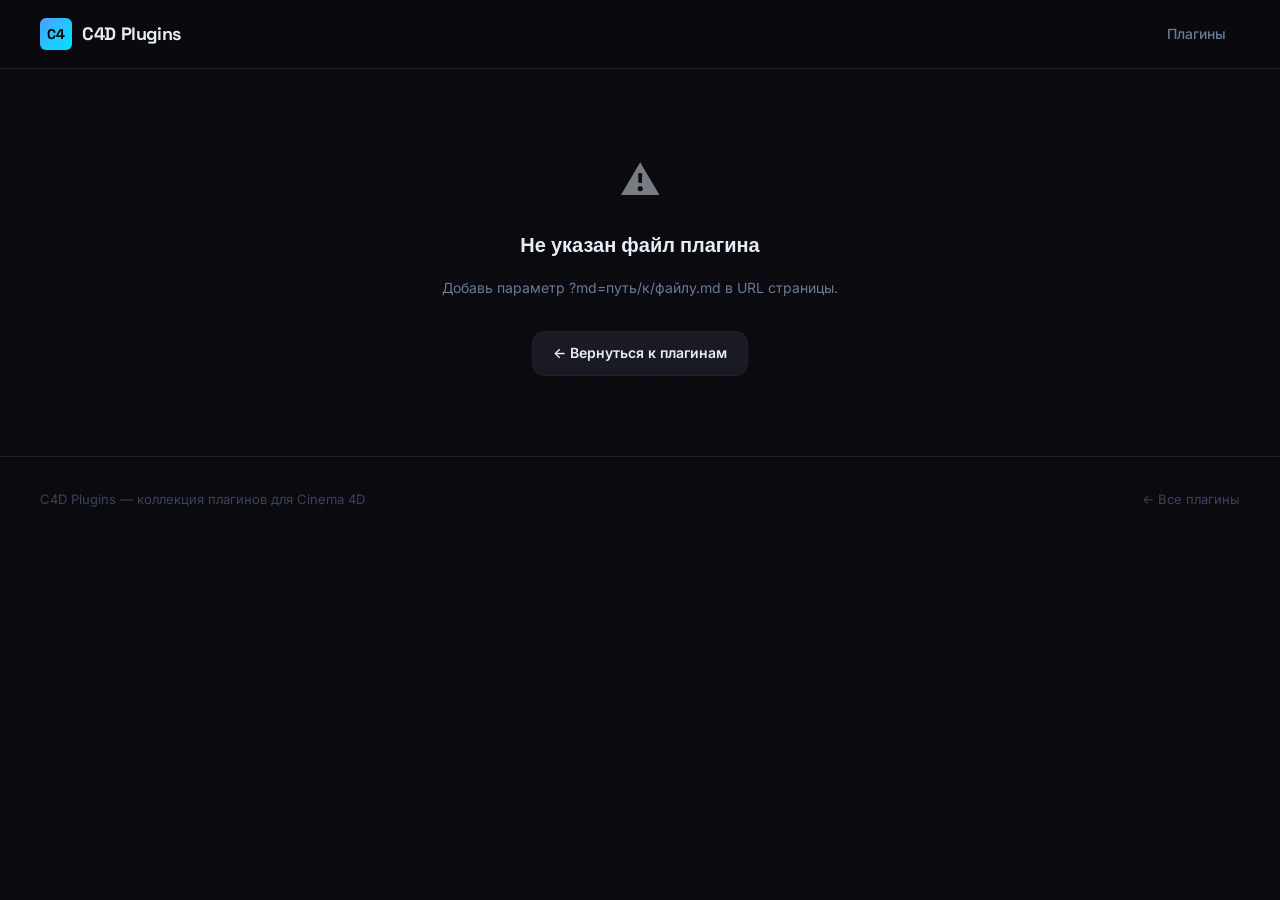
<file: web/plugin.html>
<!DOCTYPE html>
<html lang="ru">
<head>
    <meta charset="UTF-8">
    <meta name="viewport" content="width=device-width, initial-scale=1.0">
    <meta name="description" content="Описание плагина для Cinema 4D">
    <!-- Заголовок обновляется через JavaScript после загрузки .md файла -->
    <title>Плагин — C4D Plugins</title>
    <link rel="stylesheet" href="css/style.css">
</head>
<body class="page-plugin">

    <!-- Шапка сайта -->
    <header class="site-header">
        <div class="header-inner">
            <a href="index.html" class="site-logo">
                <div class="logo-icon">C4</div>
                C4D Plugins
            </a>
            <nav class="header-nav" aria-label="Основная навигация">
                <a href="index.html">Плагины</a>
            </nav>
        </div>
    </header>

    <!-- Основной контент -->
    <main id="plugin-main">
        <div class="page-wrapper">

            <!-- Индикатор загрузки пока .md файл не загружен -->
            <div id="plugin-loading" class="loading-state" aria-live="polite">
                <div class="spinner" aria-hidden="true"></div>
                Загрузка данных плагина…
            </div>

            <!-- Hero секция плагина (заполняется из frontmatter) -->
            <section class="plugin-hero" id="plugin-hero" aria-label="Информация о плагине">

                <!-- Хлебные крошки для навигации -->
                <nav class="breadcrumb" aria-label="Навигационная цепочка">
                    <a href="index.html">Плагины</a>
                    <span class="breadcrumb-sep" aria-hidden="true">/</span>
                    <!-- Название плагина подставится через JS -->
                    <span id="plugin-name-breadcrumb">…</span>
                </nav>

                <!-- Иконка, теги и название -->
                <div class="plugin-hero-top">
                    <div class="plugin-hero-icon" aria-hidden="true">
                        <!-- Иконка из поля icon в frontmatter -->
                        <span id="plugin-icon">⬡</span>
                    </div>
                    <div class="plugin-hero-meta">
                        <div class="plugin-hero-tags" id="plugin-tags">
                            <!-- Теги из поля tags в frontmatter -->
                        </div>
                        <h1 class="plugin-hero-name" id="plugin-name">
                            Загрузка…
                        </h1>
                        <p class="plugin-hero-tagline" id="plugin-tagline"></p>
                    </div>
                </div>

                <!-- Мета-информация: версия, автор, дата, лицензия -->
                <div class="plugin-hero-info">
                    <div class="info-item">
                        <span class="info-label">Версия</span>
                        <span class="info-value" id="plugin-version">—</span>
                    </div>
                    <div class="info-item">
                        <span class="info-label">Автор</span>
                        <span class="info-value" id="plugin-author">—</span>
                    </div>
                    <div class="info-item">
                        <span class="info-label">Обновлено</span>
                        <span class="info-value" id="plugin-updated">—</span>
                    </div>
                    <div class="info-item">
                        <span class="info-label">Лицензия</span>
                        <span class="info-value" id="plugin-license">—</span>
                    </div>
                </div>

                <!-- Кнопки действий -->
                <div class="plugin-hero-actions">
                    <!-- Ссылка устанавливается из поля download в frontmatter -->
                    <a href="#" id="plugin-download" class="btn btn-primary">
                        ↓ Скачать плагин
                    </a>
                    <!-- Ссылка устанавливается из поля github в frontmatter -->
                    <a href="#" id="plugin-github" class="btn btn-secondary" target="_blank" rel="noopener">
                        GitHub →
                    </a>
                </div>
            </section>

            <!-- Двухколоночный макет: контент + боковая панель -->
            <div class="plugin-content-layout">

                <!-- Левая колонка: основной Markdown контент -->
                <article id="plugin-content" class="md-content" aria-label="Описание плагина">
                    <!-- Контент из .md файла вставляется сюда через renderMarkdown() -->
                </article>

                <!-- Правая колонка: боковая панель с мета-информацией -->
                <aside class="plugin-sidebar" aria-label="Информация о совместимости">

                    <!-- Секция рейтинга -->
                    <section class="plugin-rating-section" id="plugin-rating-section" aria-label="Оценка плагина">
                        <div class="rating-card">
                            <div class="rating-header">
                                <div class="rating-avg-wrap">
                                    <span class="rating-avg" id="rating-avg">—</span>
                                    <span class="rating-count" id="rating-count">0 оценок</span>
                                </div>
                                <div class="rating-stars-display" id="rating-stars-display"></div>
                            </div>
                            <div class="rating-action">
                                <span class="rating-label">Ваша оценка</span>
                                <div class="rating-stars" id="rating-stars">
                                    <button class="star-btn" data-value="1" aria-label="1 звезда">★</button>
                                    <button class="star-btn" data-value="2" aria-label="2 звезды">★</button>
                                    <button class="star-btn" data-value="3" aria-label="3 звезды">★</button>
                                    <button class="star-btn" data-value="4" aria-label="4 звезды">★</button>
                                    <button class="star-btn" data-value="5" aria-label="5 звёзд">★</button>
                                </div>
                                <span class="rating-status" id="rating-status"></span>
                            </div>
                        </div>
                    </section>

                    <!-- Блок совместимости -->
                    <div class="sidebar-block">
                        <div class="sidebar-block-title">Совместимость</div>
                        <ul class="compat-list" id="sidebar-compat">
                            <!-- Заполняется из frontmatter полей: cinema4d, os, renderer -->
                        </ul>
                    </div>

                    <!-- Блок тегов -->
                    <div class="sidebar-block">
                        <div class="sidebar-block-title">Категории</div>
                        <div class="sidebar-tags" id="sidebar-tags">
                            <!-- Теги из frontmatter -->
                        </div>
                    </div>

                </aside>
            </div>



            <!-- Секция комментариев (Giscus) -->
            <section class="plugin-comments" id="plugin-comments" aria-label="Комментарии">
                <div class="comments-header">
                    <h2 class="comments-title">Комментарии</h2>
                </div>
                <div class="giscus"></div>
            </section>

        </div>
    </main>

    <!-- Подвал -->
    <footer class="site-footer">
        <div class="footer-inner">
            <span class="footer-text">C4D Plugins — коллекция плагинов для Cinema 4D</span>
            <nav class="footer-links" aria-label="Ссылки подвала">
                <a href="index.html">← Все плагины</a>
            </nav>
        </div>
    </footer>

    <script src="js/main.js"></script>
</body>
</html>
</file>
<file: web/css/style.css>
/* ========================================
   Импорт шрифтов
======================================== */
@import url('https://fonts.googleapis.com/css2?family=Space+Grotesk:wght@300;400;500;600;700&family=Inter:wght@300;400;500;600&family=JetBrains+Mono:wght@400;500&display=swap');

/* ========================================
   CSS переменные — цвета, шрифты, отступы
======================================== */
html {
    min-width: 1100px;
}

:root {
    --color-bg:          #0A0A0F;
    --color-surface:     #13131A;
    --color-surface-2:   #1A1A24;
    --color-border:      #1F2030;
    --color-border-glow: #4D9FFF33;
    --color-accent:      #4D9FFF;
    --color-cyan:        #00E5FF;
    --color-text:        #E8EDF5;
    --color-muted:       #6B7A99;
    --color-muted-2:     #3A4460;

    --font-display: 'Space Grotesk', sans-serif;
    --font-body:    'Inter', sans-serif;
    --font-mono:    'JetBrains Mono', monospace;

    --radius-sm:  6px;
    --radius-md:  12px;
    --radius-lg:  20px;

    --shadow-card: 0 0 0 1px var(--color-border), 0 4px 24px rgba(0,0,0,0.4);
    --shadow-glow: 0 0 40px rgba(77, 159, 255, 0.15);
    --transition:  0.25s cubic-bezier(0.4, 0, 0.2, 1);
}

/* ========================================
   Сброс и базовые стили
======================================== */
*, *::before, *::after {
    box-sizing: border-box;
    margin: 0;
    padding: 0;
}

html {
    scroll-behavior: smooth;
}

body {
    background-color: var(--color-bg);
    color: var(--color-text);
    font-family: var(--font-body);
    font-size: 16px;
    line-height: 1.6;
    min-height: 100vh;
    /* Сетка в стиле вьюпорта Cinema 4D на фоне */
    background-image:
        linear-gradient(rgba(77, 159, 255, 0.03) 1px, transparent 1px),
        linear-gradient(90deg, rgba(77, 159, 255, 0.03) 1px, transparent 1px);
    background-size: 40px 40px;
}

a {
    color: var(--color-accent);
    text-decoration: none;
    transition: color var(--transition);
}

a:hover {
    color: var(--color-cyan);
}

img {
    max-width: 100%;
    display: block;
}

/* ========================================
   Шапка сайта
======================================== */
.site-header {
    position: sticky;
    top: 0;
    z-index: 100;
    background: rgba(10, 10, 15, 0.85);
    backdrop-filter: blur(16px);
    -webkit-backdrop-filter: blur(16px);
    border-bottom: 1px solid var(--color-border);
    padding: 0 40px;
}

.header-inner {
    max-width: 1280px;
    margin: 0 auto;
    height: 68px;
    display: flex;
    align-items: center;
    justify-content: space-between;
}

/* Логотип / название */
.site-logo {
    display: flex;
    align-items: center;
    gap: 10px;
    font-family: var(--font-display);
    font-size: 18px;
    font-weight: 700;
    color: var(--color-text);
    text-decoration: none;
    letter-spacing: -0.02em;
}

.site-logo .logo-icon {
    width: 32px;
    height: 32px;
    background: linear-gradient(135deg, var(--color-accent), var(--color-cyan));
    border-radius: var(--radius-sm);
    display: flex;
    align-items: center;
    justify-content: center;
    font-size: 14px;
    font-weight: 800;
    color: #000;
    flex-shrink: 0;
}

.site-logo:hover {
    color: var(--color-text);
}

/* Навигация в шапке */
.header-nav {
    display: flex;
    align-items: center;
    gap: 8px;
}

.header-nav a {
    color: var(--color-muted);
    font-size: 14px;
    font-weight: 500;
    padding: 6px 14px;
    border-radius: var(--radius-sm);
    transition: color var(--transition), background var(--transition);
}

.header-nav a:hover {
    color: var(--color-text);
    background: var(--color-surface-2);
}

/* ========================================
   Основной контейнер страниц
======================================== */
.page-wrapper {
    max-width: 1280px;
    margin: 0 auto;
    padding: 0 40px;
}

/* ========================================
   Главная страница — Hero секция
======================================== */
.hero {
    padding: 80px 0 60px;
    position: relative;
}

.hero-label {
    font-family: var(--font-mono);
    font-size: 12px;
    font-weight: 500;
    color: var(--color-accent);
    letter-spacing: 0.12em;
    text-transform: uppercase;
    margin-bottom: 20px;
    display: flex;
    align-items: center;
    gap: 10px;
}

/* Декоративная линия перед лейблом */
.hero-label::before {
    content: '';
    width: 24px;
    height: 1px;
    background: var(--color-accent);
    display: block;
}

.hero-title {
    font-family: var(--font-display);
    font-size: clamp(36px, 5vw, 64px);
    font-weight: 700;
    line-height: 1.1;
    letter-spacing: -0.03em;
    color: var(--color-text);
    margin-bottom: 20px;
}

/* Акцентное слово в заголовке */
.hero-title .accent {
    background: linear-gradient(90deg, var(--color-accent), var(--color-cyan));
    -webkit-background-clip: text;
    -webkit-text-fill-color: transparent;
    background-clip: text;
}

.hero-description {
    font-size: 18px;
    color: var(--color-muted);
    max-width: 560px;
    line-height: 1.7;
    margin-bottom: 40px;
}

/* Строка статистики под описанием */
.hero-stats {
    display: flex;
    gap: 40px;
    padding-top: 40px;
    border-top: 1px solid var(--color-border);
}

.stat-item {
    display: flex;
    flex-direction: column;
    gap: 4px;
}

.stat-value {
    font-family: var(--font-display);
    font-size: 28px;
    font-weight: 700;
    color: var(--color-text);
    letter-spacing: -0.02em;
}

.stat-label {
    font-size: 13px;
    color: var(--color-muted);
    font-weight: 400;
}

/* ========================================
   Сетка плагинов на главной странице
======================================== */
.plugins-section {
    padding: 20px 0 80px;
}

.section-header {
    display: flex;
    align-items: baseline;
    justify-content: space-between;
    margin-bottom: 32px;
}

.section-title {
    font-family: var(--font-display);
    font-size: 22px;
    font-weight: 600;
    color: var(--color-text);
    letter-spacing: -0.02em;
}

.section-count {
    font-family: var(--font-mono);
    font-size: 13px;
    color: var(--color-muted);
}

/* Адаптивная сетка карточек */
.plugins-grid {
    display: grid;
    grid-template-columns: repeat(auto-fill, minmax(320px, 1fr));
    gap: 20px;
}

/* ========================================
   Карточка плагина
======================================== */
.plugin-card {
    background: var(--color-surface);
    border: 1px solid var(--color-border);
    border-radius: var(--radius-lg);
    padding: 28px;
    cursor: pointer;
    transition: border-color var(--transition), box-shadow var(--transition), transform var(--transition);
    text-decoration: none;
    color: inherit;
    display: flex;
    flex-direction: column;
    gap: 16px;
    position: relative;
    overflow: hidden;
}

/* Свечение при наведении */
.plugin-card::before {
    content: '';
    position: absolute;
    inset: 0;
    background: radial-gradient(circle at 50% 0%, rgba(77, 159, 255, 0.06), transparent 70%);
    opacity: 0;
    transition: opacity var(--transition);
    pointer-events: none;
}

.plugin-card:hover {
    border-color: var(--color-border-glow);
    box-shadow: var(--shadow-glow);
    transform: translateY(-2px);
    color: inherit;
}

.plugin-card:hover::before {
    opacity: 1;
}

/* Иконка плагина */
.card-icon {
    width: 48px;
    height: 48px;
    border-radius: var(--radius-md);
    background: var(--color-surface-2);
    border: 1px solid var(--color-border);
    display: flex;
    align-items: center;
    justify-content: center;
    font-size: 22px;
    flex-shrink: 0;
    overflow: hidden;
}

/* PNG/SVG-иконка плагина в карточке */
.card-icon-img {
    width: 28px;
    height: 28px;
    object-fit: contain;
}

/* PNG/SVG-иконка плагина на странице плагина (#plugin-icon) */
.plugin-icon-img {
    width: 100%;
    height: 100%;
    object-fit: contain;
    border-radius: inherit;
}

/* Шапка карточки: иконка + теги */
.card-header {
    display: flex;
    align-items: flex-start;
    justify-content: space-between;
}

.card-tags {
    display: flex;
    gap: 6px;
    flex-wrap: wrap;
    justify-content: flex-end;
}

.card-tag {
    font-family: var(--font-mono);
    font-size: 10px;
    font-weight: 500;
    letter-spacing: 0.06em;
    text-transform: uppercase;
    padding: 3px 8px;
    border-radius: 100px;
    background: var(--color-surface-2);
    color: var(--color-muted);
    border: 1px solid var(--color-border);
}

/* Выделенный тег с цветом акцента */
.card-tag.featured {
    background: rgba(77, 159, 255, 0.1);
    color: var(--color-accent);
    border-color: rgba(77, 159, 255, 0.3);
}

.card-body {
    flex: 1;
    display: flex;
    flex-direction: column;
    gap: 8px;
}

.card-title {
    font-family: var(--font-display);
    font-size: 20px;
    font-weight: 600;
    color: var(--color-text);
    letter-spacing: -0.02em;
    line-height: 1.25;
}

.card-description {
    font-size: 14px;
    color: var(--color-muted);
    line-height: 1.6;
}

/* Футер карточки: версия и стрелка */
.card-footer {
    display: flex;
    align-items: center;
    justify-content: space-between;
    padding-top: 16px;
    border-top: 1px solid var(--color-border);
    margin-top: auto;
}

.card-version {
    font-family: var(--font-mono);
    font-size: 12px;
    color: var(--color-muted-2);
}

.card-arrow {
    width: 28px;
    height: 28px;
    border-radius: 50%;
    background: var(--color-surface-2);
    border: 1px solid var(--color-border);
    display: flex;
    align-items: center;
    justify-content: center;
    transition: background var(--transition), border-color var(--transition);
}

.plugin-card:hover .card-arrow {
    background: var(--color-accent);
    border-color: var(--color-accent);
}

.card-arrow svg {
    width: 12px;
    height: 12px;
    stroke: var(--color-muted);
    fill: none;
    transition: stroke var(--transition);
}

.plugin-card:hover .card-arrow svg {
    stroke: #000;
}

/* ========================================
   Кнопка добавления нового плагина
======================================== */
.add-plugin-card {
    background: transparent;
    border: 1px dashed var(--color-border);
    border-radius: var(--radius-lg);
    padding: 28px;
    display: flex;
    flex-direction: column;
    align-items: center;
    justify-content: center;
    gap: 12px;
    cursor: pointer;
    transition: border-color var(--transition), background var(--transition);
    text-align: center;
    min-height: 200px;
    text-decoration: none;
}

.add-plugin-card:hover {
    border-color: var(--color-accent);
    background: rgba(77, 159, 255, 0.03);
    color: inherit;
}

.add-icon {
    width: 40px;
    height: 40px;
    border-radius: 50%;
    border: 1px dashed var(--color-muted-2);
    display: flex;
    align-items: center;
    justify-content: center;
    font-size: 20px;
    color: var(--color-muted);
    transition: border-color var(--transition), color var(--transition);
}

.add-plugin-card:hover .add-icon {
    border-color: var(--color-accent);
    color: var(--color-accent);
}

.add-label {
    font-size: 14px;
    font-weight: 500;
    color: var(--color-muted);
    transition: color var(--transition);
}

.add-hint {
    font-size: 12px;
    color: var(--color-muted-2);
}

.add-plugin-card:hover .add-label {
    color: var(--color-accent);
}

/* ========================================
   Страница описания плагина — Hero
======================================== */
.plugin-hero {
    padding: 60px 0 50px;
    border-bottom: 1px solid var(--color-border);
    margin-bottom: 60px;
}

/* Хлебные крошки */
.breadcrumb {
    display: flex;
    align-items: center;
    gap: 8px;
    font-size: 13px;
    color: var(--color-muted);
    margin-bottom: 32px;
    font-family: var(--font-mono);
}

.breadcrumb a {
    color: var(--color-muted);
    transition: color var(--transition);
}

.breadcrumb a:hover {
    color: var(--color-accent);
}

.breadcrumb-sep {
    color: var(--color-muted-2);
}

/* Верхняя строка: иконка + мета-информация */
.plugin-hero-top {
    display: flex;
    align-items: flex-start;
    gap: 24px;
    margin-bottom: 32px;
}

.plugin-hero-icon {
    width: 72px;
    height: 72px;
    border-radius: var(--radius-lg);
    background: var(--color-surface);
    border: 1px solid var(--color-border);
    display: flex;
    align-items: center;
    justify-content: center;
    font-size: 36px;
    flex-shrink: 0;
}

.plugin-hero-meta {
    flex: 1;
}

.plugin-hero-tags {
    display: flex;
    gap: 8px;
    flex-wrap: wrap;
    margin-bottom: 12px;
}

.plugin-hero-name {
    font-family: var(--font-display);
    font-size: clamp(28px, 4vw, 48px);
    font-weight: 700;
    letter-spacing: -0.03em;
    color: var(--color-text);
    line-height: 1.1;
    margin-bottom: 12px;
}

.plugin-hero-tagline {
    font-size: 18px;
    color: var(--color-muted);
    line-height: 1.6;
    max-width: 640px;
}

/* Строка с версией, автором, датой */
.plugin-hero-info {
    display: flex;
    gap: 32px;
    flex-wrap: wrap;
    margin-top: 32px;
    padding-top: 32px;
    border-top: 1px solid var(--color-border);
}

.info-item {
    display: flex;
    flex-direction: column;
    gap: 4px;
}

.info-label {
    font-family: var(--font-mono);
    font-size: 11px;
    letter-spacing: 0.1em;
    text-transform: uppercase;
    color: var(--color-muted-2);
}

.info-value {
    font-size: 15px;
    font-weight: 500;
    color: var(--color-text);
}

/* Кнопки действий в hero */
.plugin-hero-actions {
    display: flex;
    gap: 12px;
    margin-top: 32px;
    flex-wrap: wrap;
}

.btn {
    display: inline-flex;
    align-items: center;
    gap: 8px;
    padding: 10px 20px;
    border-radius: var(--radius-md);
    font-size: 14px;
    font-weight: 600;
    cursor: pointer;
    transition: all var(--transition);
    text-decoration: none;
    border: none;
    font-family: var(--font-body);
}

/* Основная кнопка */
.btn-primary {
    background: var(--color-accent);
    color: #000;
}

.btn-primary:hover {
    background: var(--color-cyan);
    color: #000;
    box-shadow: 0 0 20px rgba(0, 229, 255, 0.3);
}

/* Вторичная кнопка */
.btn-secondary {
    background: var(--color-surface-2);
    color: var(--color-text);
    border: 1px solid var(--color-border);
}

.btn-secondary:hover {
    border-color: var(--color-accent);
    color: var(--color-accent);
}

/* ========================================
   Основной контент страницы плагина
======================================== */
.plugin-content-layout {
    display: grid;
    grid-template-columns: 1fr 300px;
    gap: 48px;
    padding-bottom: 80px;
    align-items: start;
}

/* Левая колонка — основной контент */
.plugin-content-main {
    min-width: 0; /* фикс переполнения в grid */
}

/* Правая колонка — боковая панель */
.plugin-sidebar {
    position: sticky;
    top: 88px; /* высота шапки + отступ */
    display: flex;
    flex-direction: column;
    gap: 20px;
}

/* ========================================
   Блок в боковой панели
======================================== */
.sidebar-block {
    background: var(--color-surface);
    border: 1px solid var(--color-border);
    border-radius: var(--radius-lg);
    padding: 20px;
}

.sidebar-block-title {
    font-family: var(--font-mono);
    font-size: 11px;
    letter-spacing: 0.1em;
    text-transform: uppercase;
    color: var(--color-muted-2);
    margin-bottom: 16px;
}

/* Список требований / совместимости */
.compat-list {
    list-style: none;
    display: flex;
    flex-direction: column;
    gap: 8px;
}

.compat-list li {
    display: flex;
    align-items: center;
    justify-content: space-between;
    font-size: 13px;
}

.compat-name {
    color: var(--color-muted);
}

.compat-value {
    font-family: var(--font-mono);
    font-size: 12px;
    color: var(--color-text);
    background: var(--color-surface-2);
    padding: 2px 8px;
    border-radius: 4px;
}

/* Теги в боковой панели */
.sidebar-tags {
    display: flex;
    gap: 6px;
    flex-wrap: wrap;
}

/* ========================================
   Рендеринг Markdown контента
======================================== */
.md-content {
    color: var(--color-text);
    line-height: 1.75;
}

/* Заголовки в контенте */
.md-content h1,
.md-content h2,
.md-content h3,
.md-content h4 {
    font-family: var(--font-display);
    font-weight: 600;
    letter-spacing: -0.02em;
    color: var(--color-text);
    margin-top: 48px;
    margin-bottom: 16px;
    line-height: 1.25;
}

.md-content h1 { font-size: 32px; margin-top: 0; }
.md-content h2 {
    font-size: 24px;
    padding-bottom: 12px;
    border-bottom: 1px solid var(--color-border);
}
.md-content h3 { font-size: 20px; color: var(--color-accent); }
.md-content h4 { font-size: 16px; color: var(--color-muted); }

.md-content p {
    margin-bottom: 16px;
    color: var(--color-muted);
    font-size: 15px;
}

/* Списки в контенте */
.md-content ul,
.md-content ol {
    margin-bottom: 16px;
    padding-left: 0;
    list-style: none;
    display: flex;
    flex-direction: column;
    gap: 6px;
}

.md-content ul li,
.md-content ol li {
    font-size: 15px;
    color: var(--color-muted);
    padding-left: 20px;
    position: relative;
}

/* Маркер для ненумерованного списка */
.md-content ul li::before {
    content: '';
    position: absolute;
    left: 0;
    top: 10px;
    width: 5px;
    height: 5px;
    border-radius: 50%;
    background: var(--color-accent);
}

/* Нумерованный список */
.md-content ol {
    counter-reset: list-counter;
}

.md-content ol li {
    counter-increment: list-counter;
}

.md-content ol li::before {
    content: counter(list-counter);
    position: absolute;
    left: 0;
    top: 2px;
    font-family: var(--font-mono);
    font-size: 11px;
    color: var(--color-accent);
    font-weight: 600;
}

/* Цитаты */
.md-content blockquote {
    margin: 24px 0;
    padding: 16px 20px;
    border-left: 3px solid var(--color-accent);
    background: rgba(77, 159, 255, 0.05);
    border-radius: 0 var(--radius-sm) var(--radius-sm) 0;
}

.md-content blockquote p {
    margin: 0;
    font-style: italic;
    color: var(--color-text);
}

/* Инлайн код */
.md-content code {
    font-family: var(--font-mono);
    font-size: 13px;
    color: var(--color-cyan);
    background: var(--color-surface-2);
    padding: 2px 6px;
    border-radius: 4px;
    border: 1px solid var(--color-border);
}

/* Блок кода */
.md-content pre {
    margin: 24px 0;
    padding: 20px 24px;
    background: var(--color-surface);
    border: 1px solid var(--color-border);
    border-radius: var(--radius-md);
    overflow-x: auto;
}

.md-content pre code {
    background: none;
    border: none;
    padding: 0;
    font-size: 14px;
    color: var(--color-text);
}

.code-scroll {
    background: var(--color-surface);
    border: 1px solid var(--color-border);
    border-radius: var(--radius-md);
    overflow-x: auto;
    scrollbar-width: thin;
    scrollbar-color: var(--color-border) transparent;
}

.code-scroll::-webkit-scrollbar {
    width: 6px;
    height: 6px;
}

.code-scroll::-webkit-scrollbar-track {
    background: transparent;
}

.code-scroll::-webkit-scrollbar-thumb {
    background: var(--color-border);
    border-radius: 3px;
}

.code-scroll::-webkit-scrollbar-thumb:hover {
    background: var(--color-muted);
}

.code-scroll pre {
    margin: 0;
    border: none;
    border-radius: 0;
}

/* ========================================
    Подсветка синтаксиса Python (-num)
   ======================================== */
.hl-kw   { color: #ff7b72; }
.hl-str  { color: #a5d6ff; }
.hl-num  { color: #79c0ff; }
.hl-cmt  { color: #6e7681; font-style: italic; }
.hl-fn   { color: #d2a8ff; }
.hl-cls  { color: #ffa657; }
.hl-dec  { color: #e3b341; }
.hl-bi   { color: #f78166; }
.hl-op   { color: #ff7b72; }

/* ========================================
    Колонки
   ======================================== */
.md-columns {
    display: flex;
    gap: 20px;
    margin: 24px 0;
}

.md-column {
    flex: 1;
    min-width: 0;
}

.md-column-header {
    font-family: var(--font-display);
    font-size: 15px;
    font-weight: 600;
    color: var(--color-text);
    margin-bottom: 10px;
    padding-bottom: 8px;
    border-bottom: 1px solid var(--color-border);
}

.md-column-content {
    font-size: 14px;
    color: var(--color-muted);
    line-height: 1.7;
}

.md-column-content p {
    margin-bottom: 8px;
    font-size: 14px;
    color: var(--color-muted);
}

.md-column-content hr {
    border: none;
    border-top: 1px solid var(--color-border);
    margin: 16px 0;
}

.md-column-content ul,
.md-column-content ol {
    margin-bottom: 8px;
    padding-left: 0;
    list-style: none;
    display: flex;
    flex-direction: column;
    gap: 4px;
}

.md-column-content ul li,
.md-column-content ol li {
    font-size: 14px;
    color: var(--color-muted);
    padding-left: 16px;
    position: relative;
}

.md-column-content ul li::before {
    content: '';
    position: absolute;
    left: 0;
    top: 8px;
    width: 4px;
    height: 4px;
    border-radius: 50%;
    background: var(--color-accent);
}

@media (max-width: 768px) {
    .md-columns {
        flex-direction: column;
    }
}

/* ========================================
    Блок кода с нумерацией строк (-num)
   ======================================== */
.code-num {
    margin: 24px 0;
    background: var(--color-surface);
    border: 1px solid var(--color-border);
    border-radius: var(--radius-md);
    overflow: hidden;
}

.code-num-header {
    display: flex;
    align-items: center;
    justify-content: space-between;
    padding: 8px 16px;
    background: var(--color-surface-2);
    border-bottom: 1px solid var(--color-border);
    min-height: 32px;
}

.code-num-copy {
    font-family: var(--font-mono);
    font-size: 11px;
    color: var(--color-muted-2);
    cursor: pointer;
    background: none;
    border: none;
    padding: 2px 8px;
    border-radius: 4px;
    transition: color var(--transition), background var(--transition);
}

.code-num-copy:hover {
    color: var(--color-accent);
    background: rgba(77, 159, 255, 0.1);
}

.code-num-lang {
    font-family: var(--font-mono);
    font-size: 11px;
    color: var(--color-muted);
    letter-spacing: 0.05em;
}

.code-num-body {
    overflow-x: auto;
    scrollbar-width: thin;
    scrollbar-color: var(--color-border) transparent;
}

.code-num-body::-webkit-scrollbar {
    height: 6px;
}

.code-num-body::-webkit-scrollbar-track {
    background: transparent;
}

.code-num-body::-webkit-scrollbar-thumb {
    background: var(--color-border);
    border-radius: 3px;
}

.code-num-table tr {
    line-height: 1.6;
}

.code-num-table td {
    padding: 0;
    vertical-align: middle;
    border: none !important;
    border-bottom: none !important;
    line-height: 1.6;
}

.code-num-body::-webkit-scrollbar {
    height: 6px;
}

.code-num-body::-webkit-scrollbar-track {
    background: transparent;
}

.code-num-body::-webkit-scrollbar-thumb {
    background: var(--color-border);
    border-radius: 3px;
}

.code-num-table {
    width: 100%;
    border-collapse: collapse;
    table-layout: fixed;
    margin: 0;
    padding: 0;
}

.code-num-table td {
    padding: 0;
    vertical-align: top;
    border: none !important;
    border-bottom: none !important;
    line-height: 1.6;
}

.code-num-gutter-cell {
    width: 50px;
    min-width: 50px;
    white-space: nowrap;
    padding: 0 12px 0 16px !important;
    font-family: var(--font-mono);
    font-size: 13px;
    color: var(--color-muted-2);
    text-align: right;
    user-select: none;
    background: rgba(255, 255, 255, 0.02);
    border-right: 1px solid var(--color-border) !important;
}

.code-num-content-cell {
    padding: 0 16px 0 16px !important;
    font-family: var(--font-mono);
    font-size: 14px;
    color: var(--color-text);
    white-space: pre;
}

.code-num-content-cell code {
    background: none;
    border: none;
    padding: 0;
    font-size: 14px;
    color: var(--color-text);
}

.code-num-status {
    display: flex;
    align-items: center;
    justify-content: space-between;
    padding: 6px 16px;
    background: var(--color-surface-2);
    border-top: 1px solid var(--color-border);
    font-family: var(--font-mono);
    font-size: 11px;
    color: var(--color-muted-2);
}

/* Горизонтальная линия */
.md-content hr {
    border: none;
    border-top: 1px solid var(--color-border);
    margin: 40px 0;
}

/* Таблицы */
.md-content table {
    width: 100%;
    border-collapse: collapse;
    margin: 24px 0;
    font-size: 14px;
}

.md-content th {
    font-family: var(--font-mono);
    font-size: 11px;
    letter-spacing: 0.08em;
    text-transform: uppercase;
    color: var(--color-muted-2);
    padding: 10px 16px;
    border-bottom: 1px solid var(--color-border);
    text-align: left;
}

.md-content td {
    padding: 12px 16px;
    border-bottom: 1px solid var(--color-border);
    color: var(--color-muted);
}

.md-content tr:last-child td {
    border-bottom: none;
}

/* Изображения в контенте */
.md-content img {
    border-radius: var(--radius-md);
    border: 1px solid var(--color-border);
    margin: 24px 0;
    width: 100%;
}

/* Ссылки в контенте */
.md-content a {
    color: var(--color-accent);
    text-decoration: underline;
    text-decoration-color: rgba(77, 159, 255, 0.3);
    transition: all var(--transition);
}

.md-content a:hover {
    color: var(--color-cyan);
    text-decoration-color: var(--color-cyan);
}

/* ========================================
   Специальные блоки из Markdown
   (создаются через :::: синтаксис)
======================================== */

/* Блок с предупреждением */
.callout {
    display: flex;
    gap: 14px;
    padding: 16px 20px;
    border-radius: var(--radius-md);
    margin: 24px 0;
    border: 1px solid;
}

.callout-info {
    background: rgba(77, 159, 255, 0.07);
    border-color: rgba(77, 159, 255, 0.25);
}

.callout-warning {
    background: rgba(255, 180, 0, 0.07);
    border-color: rgba(255, 180, 0, 0.25);
}

.callout-danger {
    background: rgba(255, 70, 70, 0.07);
    border-color: rgba(255, 70, 70, 0.25);
}

.callout-tip {
    background: rgba(0, 229, 100, 0.07);
    border-color: rgba(0, 229, 100, 0.25);
}

.callout-icon {
    font-size: 18px;
    flex-shrink: 0;
    margin-top: 1px;
}

.callout-content {
    font-size: 14px;
    line-height: 1.6;
}

.callout-content p {
    margin: 0;
    color: var(--color-text) !important;
}

/* Сетка фич */
.feature-grid {
    display: grid;
    grid-template-columns: repeat(auto-fill, minmax(220px, 1fr));
    gap: 16px;
    margin: 24px 0;
}

.feature-item {
    background: var(--color-surface);
    border: 1px solid var(--color-border);
    border-radius: var(--radius-md);
    padding: 20px;
    transition: border-color var(--transition);
}

.feature-item:hover {
    border-color: var(--color-border-glow);
}

.feature-icon {
    font-size: 24px;
    margin-bottom: 10px;
}

.feature-title {
    font-family: var(--font-display);
    font-size: 15px;
    font-weight: 600;
    color: var(--color-text);
    margin-bottom: 6px;
}

.feature-text {
    font-size: 13px;
    color: var(--color-muted);
    line-height: 1.5;
}

/* Блок с историей изменений */
.changelog-entry {
    display: flex;
    gap: 20px;
    margin-bottom: 24px;
    padding-bottom: 24px;
    border-bottom: 1px solid var(--color-border);
}

.changelog-entry:last-child {
    border-bottom: none;
}

.changelog-version {
    font-family: var(--font-mono);
    font-size: 13px;
    font-weight: 500;
    color: var(--color-accent);
    min-width: 60px;
    padding-top: 2px;
}

.changelog-date {
    font-family: var(--font-mono);
    font-size: 11px;
    color: var(--color-muted-2);
    margin-bottom: 8px;
}

.changelog-items {
    font-size: 14px;
    color: var(--color-muted);
}

/* ========================================
   Раскрывающиеся блоки (details)
======================================== */
.md-details {
    margin: 20px 0;
    background: var(--color-surface);
    border: 1px solid var(--color-border);
    border-radius: var(--radius-md);
    overflow: hidden;
    transition: border-color var(--transition);
}

.md-details:hover {
    border-color: var(--color-border-glow);
}

.md-details-summary {
    display: flex;
    align-items: center;
    justify-content: space-between;
    gap: 16px;
    padding: 14px 18px;
    cursor: pointer;
    list-style: none;
    user-select: none;
    font-family: var(--font-display);
    font-size: 15px;
    font-weight: 600;
    color: var(--color-text);
    transition: background var(--transition);
}

.md-details-summary::-webkit-details-marker {
    display: none;
}

.md-details-summary::marker {
    display: none;
    content: '';
}

.md-details-summary:hover {
    background: rgba(77, 159, 255, 0.04);
}

.md-details-chevron {
    width: 20px;
    height: 20px;
    flex-shrink: 0;
    border-radius: 4px;
    background: var(--color-surface-2);
    border: 1px solid var(--color-border);
    position: relative;
    transition: transform var(--transition), background var(--transition);
}

.md-details-chevron::before {
    content: '';
    position: absolute;
    top: 50%;
    left: 50%;
    width: 6px;
    height: 6px;
    border-right: 1.5px solid var(--color-muted);
    border-bottom: 1.5px solid var(--color-muted);
    transform: translate(-60%, -70%) rotate(45deg);
    transition: border-color var(--transition);
}

.md-details[open] .md-details-chevron {
    transform: rotate(180deg);
    background: rgba(77, 159, 255, 0.1);
    border-color: rgba(77, 159, 255, 0.3);
}

.md-details[open] .md-details-chevron::before {
    border-color: var(--color-accent);
}

.md-details-content {
    padding: 0 18px 16px;
    border-top: 1px solid var(--color-border);
}

.md-details-content > :first-child {
    margin-top: 16px;
}

.md-details-content p {
    margin-bottom: 12px;
}

/* Списки внутри раскрывающихся блоков */
.md-details-content ul,
.md-details-content ol {
    margin-bottom: 12px;
    padding-left: 0;
    list-style: none;
    display: flex;
    flex-direction: column;
    gap: 6px;
}

.md-details-content ul li,
.md-details-content ol li {
    font-size: 14px;
    color: var(--color-muted);
    padding-left: 20px;
    position: relative;
}

.md-details-content ul li::before {
    content: '';
    position: absolute;
    left: 0;
    top: 9px;
    width: 5px;
    height: 5px;
    border-radius: 50%;
    background: var(--color-accent);
}

.md-details-content ol {
    counter-reset: details-list-counter;
}

.md-details-content ol li {
    counter-increment: details-list-counter;
}

.md-details-content ol li::before {
    content: counter(details-list-counter);
    position: absolute;
    left: 0;
    top: 2px;
    font-family: var(--font-mono);
    font-size: 11px;
    color: var(--color-accent);
    font-weight: 600;
}

/* ========================================
   Вкладки (tabs)
======================================== */
.md-tabs {
    margin: 24px 0;
    background: var(--color-surface);
    border: 1px solid var(--color-border);
    border-radius: var(--radius-md);
    overflow: hidden;
}

.md-tabs-scroll-wrap {
    position: relative;
}

.md-tabs-scrollbar {
    display: none;
    height: 6px;
    padding: 4px 8px 0;
    box-sizing: content-box;
    overflow: hidden;
}

.md-tabs-scrollbar-thumb {
    height: 6px;
    background: var(--color-border);
    border-radius: 3px;
    min-width: 30px;
    cursor: pointer;
    transition: background 0.15s;
}

.md-tabs-scrollbar-thumb:hover {
    background: var(--color-muted);
}

.md-tabs-nav {
    display: flex;
    gap: 4px;
    padding: 8px 8px 0;
    border-bottom: 1px solid var(--color-border);
    overflow-x: auto;
    scrollbar-width: none;
}

.md-tabs-nav::-webkit-scrollbar {
    display: none;
}

.md-tabs-scroll-wrap.has-overflow .md-tabs-scrollbar {
    display: block;
}

.md-tab-btn {
    font-family: var(--font-body);
    font-size: 13px;
    font-weight: 500;
    color: var(--color-muted);
    background: none;
    border: none;
    padding: 10px 16px;
    border-radius: var(--radius-sm) var(--radius-sm) 0 0;
    cursor: pointer;
    white-space: nowrap;
    transition: color var(--transition), background var(--transition);
    border-bottom: 2px solid transparent;
    margin-bottom: -1px;
}

.md-tab-btn:hover {
    color: var(--color-text);
    background: rgba(77, 159, 255, 0.05);
}

.md-tab-btn.active {
    color: var(--color-accent);
    background: rgba(77, 159, 255, 0.08);
    border-bottom-color: var(--color-accent);
}

.md-tabs-panels {
    padding: 20px;
}

.md-tab-panel {
    display: none;
}

.md-tab-panel.active {
    display: block;
}

.md-tab-panel > :last-child {
    margin-bottom: 0;
}

/* ========================================
   Пошаговая инструкция (steps)
   Используем <ul> чтобы избежать конфликта
   с глобальными стилями .md-content ol
======================================== */
.md-steps {
    margin: 24px 0;
    padding: 0;
    list-style: none;
    counter-reset: step-counter;
    display: flex;
    flex-direction: column;
    gap: 0;
}

.md-step {
    position: relative;
    padding: 0 0 24px 48px;
    counter-increment: step-counter;
}

/* Убираем маркер ul который может добавить глобальный стиль */
.md-content .md-steps > .md-step::before,
.md-step::before {
    content: counter(step-counter);
    position: absolute;
    left: 0;
    top: 0;
    width: 32px;
    height: 32px;
    border-radius: 50%;
    background: rgba(77, 159, 255, 0.12);
    border: 1px solid rgba(77, 159, 255, 0.35);
    color: var(--color-accent);
    font-family: var(--font-mono);
    font-size: 13px;
    font-weight: 600;
    line-height: 32px;
    text-align: center;
}

.md-step:not(:last-child)::after {
    content: '';
    position: absolute;
    left: 15px;
    top: 36px;
    bottom: 0;
    width: 2px;
    background: var(--color-border);
}

/* Сбрасываем глобальный ul li::before (точка-маркер) */
.md-content .md-steps > .md-step {
    padding-left: 48px;
}

.md-step-title {
    font-family: var(--font-display);
    font-size: 15px;
    font-weight: 600;
    color: var(--color-text);
    margin-bottom: 6px;
    min-height: 32px;
    display: flex;
    align-items: center;
    line-height: 1.3;
}

.md-step-content {
    font-size: 14px;
    color: var(--color-muted);
}

.md-step-content p {
    margin-bottom: 8px;
}

/* ========================================
   Видео-блок
======================================== */
.md-video {
    margin: 24px 0;
}

.md-video-wrapper {
    position: relative;
    padding-bottom: 56.25%;
    height: 0;
    overflow: hidden;
    border-radius: var(--radius-md);
    border: 1px solid var(--color-border);
    background: var(--color-surface);
}

.md-video-wrapper iframe {
    position: absolute;
    top: 0;
    left: 0;
    width: 100%;
    height: 100%;
    border: none;
}

.md-video-caption {
    margin-top: 10px;
    font-size: 13px;
    color: var(--color-muted);
    text-align: center;
}

.md-video-error {
    padding: 16px 20px;
    background: rgba(255, 70, 70, 0.07);
    border: 1px solid rgba(255, 70, 70, 0.25);
    border-radius: var(--radius-md);
    font-size: 14px;
}

.md-video-error p {
    margin-bottom: 8px;
    color: var(--color-text);
}

/* ========================================
   Фотоальбом: кнопка и модальное окно
   ======================================== */
.md-photo-btn {
    display: inline-flex;
    align-items: center;
    gap: 8px;
    padding: 10px 20px;
    margin: 8px 0;
    border-radius: var(--radius-md);
    font-size: 14px;
    font-weight: 600;
    color: #000;
    background: var(--color-accent);
    border: none;
    cursor: pointer;
    font-family: var(--font-body);
    transition: background var(--transition), box-shadow var(--transition);
}

.md-photo-btn:hover {
    background: var(--color-cyan);
    box-shadow: 0 0 16px rgba(0, 229, 255, 0.25);
}

.md-photo-modal {
    position: fixed;
    inset: 0;
    z-index: 1200;
    display: flex;
    align-items: center;
    justify-content: center;
    opacity: 0;
    pointer-events: none;
    transition: opacity 0.3s ease;
}

.md-photo-modal.active {
    opacity: 1;
    pointer-events: all;
}

.md-photo-modal-overlay {
    position: absolute;
    inset: 0;
    background: rgba(0, 0, 0, 0.92);
    backdrop-filter: blur(8px);
}

.md-photo-modal-content {
    position: relative;
    max-width: 90vw;
    max-height: 90vh;
    display: flex;
    align-items: center;
    justify-content: center;
}

.md-photo-modal-content img {
    max-width: 90vw;
    max-height: 85vh;
    object-fit: contain;
    border-radius: var(--radius-md);
    border: none;
    margin: 0;
}

.md-photo-modal-close {
    position: fixed;
    top: 20px;
    right: 20px;
    width: 40px;
    height: 40px;
    border-radius: 50%;
    background: rgba(255, 255, 255, 0.1);
    border: 1px solid rgba(255, 255, 255, 0.2);
    color: white;
    font-size: 24px;
    cursor: pointer;
    display: flex;
    align-items: center;
    justify-content: center;
    z-index: 10;
    transition: background var(--transition);
}

.md-photo-modal-close:hover {
    background: rgba(255, 255, 255, 0.2);
}

.md-photo-modal-prev,
.md-photo-modal-next {
    position: fixed;
    top: 50%;
    transform: translateY(-50%);
    width: 48px;
    height: 48px;
    border-radius: 50%;
    background: rgba(255, 255, 255, 0.1);
    border: 1px solid rgba(255, 255, 255, 0.2);
    color: white;
    font-size: 28px;
    cursor: pointer;
    display: flex;
    align-items: center;
    justify-content: center;
    z-index: 10;
    transition: background var(--transition);
}

.md-photo-modal-prev:hover,
.md-photo-modal-next:hover {
    background: rgba(255, 255, 255, 0.2);
}

.md-photo-modal-prev { left: 20px; }
.md-photo-modal-next { right: 20px; }

.md-photo-modal-counter {
    position: fixed;
    bottom: 20px;
    left: 50%;
    transform: translateX(-50%);
    font-family: var(--font-mono);
    font-size: 13px;
    color: rgba(255, 255, 255, 0.6);
    z-index: 10;
}

/* ========================================
    Декоративные элементы: галочки, списки, поля ввода
    ======================================== */

/* Галочка */
.md-biil {
    display: inline-flex;
    align-items: center;
    cursor: pointer;
    vertical-align: middle;
}

.md-biil input { display: none; }

.md-biil-mark {
    width: 18px;
    height: 18px;
    border-radius: 4px;
    border: 2px solid var(--color-border);
    background: var(--color-bg);
    display: inline-flex;
    align-items: center;
    justify-content: center;
    transition: background var(--transition), border-color var(--transition);
    flex-shrink: 0;
}

.md-biil-mark::after {
    content: '';
    width: 10px;
    height: 6px;
    border-left: 2px solid var(--color-bg);
    border-bottom: 2px solid var(--color-bg);
    transform: rotate(-45deg) translate(1px, -1px);
    opacity: 0;
    transition: opacity var(--transition);
}

.md-biil input:checked + .md-biil-mark {
    background: var(--color-cyan);
    border-color: var(--color-cyan);
}

.md-biil input:checked + .md-biil-mark::after {
    opacity: 1;
}

.md-biil-static {
    cursor: default;
}

.md-biil-static .md-biil-mark {
    opacity: 0.5;
}

.md-biil-static input:checked + .md-biil-mark {
    opacity: 0.7;
}

/* Выпадающий список */
.md-ddl {
    padding: 6px 10px;
    border-radius: var(--radius-sm);
    border: 1px solid var(--color-border);
    background: var(--color-bg);
    color: var(--color-text);
    font-size: 13px;
    font-family: inherit;
    cursor: pointer;
    vertical-align: middle;
    appearance: auto;
    transition: border-color var(--transition);
}

.md-ddl:focus {
    outline: none;
    border-color: var(--color-cyan);
}

/* Поле ввода */
.md-tif-wrap {
    display: inline-flex;
    align-items: center;
    gap: 0;
    vertical-align: middle;
}

.md-tif {
    padding: 6px 10px;
    border-radius: var(--radius-sm);
    border: 1px solid var(--color-border);
    background: var(--color-bg);
    color: var(--color-text);
    font-size: 13px;
    font-family: inherit;
    min-width: 60px;
    transition: border-color var(--transition);
}

.md-tif:focus {
    outline: none;
    border-color: var(--color-cyan);
}

.md-tif-wrap:has(.md-tif-suffix) .md-tif {
    border-radius: var(--radius-sm) 0 0 var(--radius-sm);
    border-right: none;
}

.md-tif[type="number"] {
    text-align: center;
}

.md-tif:disabled,
.md-tif-slider:disabled {
    opacity: 0.4;
    cursor: not-allowed;
    pointer-events: none;
}

.md-tif-suffix {
    padding: 6px 8px;
    border-radius: 0 var(--radius-sm) var(--radius-sm) 0;
    border: 1px solid var(--color-border);
    border-left: none;
    background: var(--color-surface);
    color: var(--color-text-secondary);
    font-size: 12px;
    font-family: var(--font-mono);
    white-space: nowrap;
    user-select: none;
    display: flex;
    align-items: center;
    max-height: 32px;
}

.md-tif-suffix .md-ico {
    width: 16px;
    height: 16px;
    max-width: 16px;
    max-height: 16px;
    object-fit: contain;
    vertical-align: middle;
}

.md-tif-slider {
    width: 100px;
    height: 4px;
    margin-left: 8px;
    accent-color: var(--color-cyan);
    cursor: pointer;
    vertical-align: middle;
}

/* Выбор цвета */
.md-color-wrap {
    display: inline-flex;
    align-items: center;
    gap: 6px;
    vertical-align: middle;
}

.md-color {
    padding: 0;
    border: 2px solid var(--color-border);
    border-radius: var(--radius-sm);
    cursor: pointer;
    background: none;
    vertical-align: middle;
}

.md-color::-webkit-color-swatch-wrapper { padding: 2px; }
.md-color::-webkit-color-swatch { border: none; border-radius: 2px; }
.md-color::-moz-color-swatch { border: none; border-radius: 2px; }

.md-color-hex {
    font-family: var(--font-mono);
    font-size: 12px;
    color: var(--color-text-secondary);
}

/* Иконки/изображения */
.md-ico-wrap {
    display: block;
    text-align: left;
    margin: 4px 0;
}

.md-ico-wrap-center {
    text-align: center;
}

.md-ico-wrap-right {
    text-align: right;
}

/* ========================================
    Модальные окна (modal blocks)
    ======================================== */
.md-modal-btn {
    display: inline-flex;
    align-items: center;
    justify-content: center;
    gap: 6px;
    padding: 8px 16px;
    border-radius: var(--radius-sm);
    background: var(--color-surface);
    border: 1px solid var(--color-border);
    color: var(--color-text);
    font-size: 14px;
    cursor: pointer;
    transition: background var(--transition), box-shadow var(--transition), border-color var(--transition);
}

.md-modal-btn:hover {
    background: var(--color-cyan);
    color: var(--color-bg);
    border-color: var(--color-cyan);
    box-shadow: 0 0 16px rgba(0, 229, 255, 0.25);
}

.md-modal-btn-b1 {
    display: inline-flex;
    align-items: center;
    justify-content: center;
    gap: 8px;
    padding: 10px 20px;
    border-radius: var(--radius-md);
    font-size: 14px;
    font-weight: 600;
    color: #000;
    background: var(--color-accent);
    border: none;
    cursor: pointer;
    transition: background var(--transition), box-shadow var(--transition);
}
.md-modal-btn-b1:hover { background: var(--color-cyan); box-shadow: 0 0 16px rgba(0,229,255,0.25); }

.md-modal-btn-b2 {
    display: inline-flex;
    align-items: center;
    justify-content: center;
    gap: 6px;
    padding: 8px 16px;
    border-radius: var(--radius-sm);
    background: transparent;
    border: 1px solid var(--color-cyan);
    color: var(--color-cyan);
    font-size: 14px;
    cursor: pointer;
    transition: background var(--transition), box-shadow var(--transition);
}
.md-modal-btn-b2:hover { background: rgba(0,229,255,0.1); box-shadow: 0 0 12px rgba(0,229,255,0.2); }

.md-modal-btn-b3 {
    display: inline-flex;
    align-items: center;
    justify-content: center;
    gap: 6px;
    padding: 8px 16px;
    border-radius: var(--radius-sm);
    background: #ff4d4d;
    border: none;
    color: #fff;
    font-size: 14px;
    font-weight: 600;
    cursor: pointer;
    transition: background var(--transition), box-shadow var(--transition);
}
.md-modal-btn-b3:hover { background: #ff6b6b; box-shadow: 0 0 16px rgba(255,77,77,0.3); }

.md-modal-btn-b4 {
    display: inline-flex;
    align-items: center;
    justify-content: center;
    gap: 6px;
    padding: 8px 16px;
    border-radius: var(--radius-sm);
    background: #2ecc71;
    border: none;
    color: #fff;
    font-size: 14px;
    font-weight: 600;
    cursor: pointer;
    transition: background var(--transition), box-shadow var(--transition);
}
.md-modal-btn-b4:hover { background: #4afa8a; box-shadow: 0 0 16px rgba(46,204,113,0.3); }

.md-modal-btn-b5 {
    display: inline-flex;
    align-items: center;
    justify-content: center;
    gap: 6px;
    padding: 8px 16px;
    border-radius: var(--radius-sm);
    background: transparent;
    border: 1px solid var(--color-border);
    color: var(--color-text-secondary);
    font-size: 14px;
    cursor: pointer;
    transition: all var(--transition);
}
.md-modal-btn-b5:hover { border-color: var(--color-text-secondary); color: var(--color-text); }

.md-modal-btn-b6 {
    display: inline-flex;
    align-items: center;
    justify-content: center;
    gap: 8px;
    padding: 10px 20px;
    border-radius: var(--radius-md);
    font-size: 14px;
    font-weight: 600;
    color: #fff;
    background: linear-gradient(135deg, var(--color-accent), var(--color-cyan));
    border: none;
    cursor: pointer;
    transition: box-shadow var(--transition), transform var(--transition);
}
.md-modal-btn-b6:hover { box-shadow: 0 4px 20px rgba(0,229,255,0.35); transform: translateY(-1px); }

.md-modal-btn-b7 {
    display: inline-flex;
    align-items: center;
    justify-content: center;
    gap: 6px;
    padding: 8px 16px;
    border-radius: var(--radius-sm);
    background: var(--color-surface-2);
    border: 1px solid var(--color-border);
    color: var(--color-text);
    font-size: 14px;
    font-weight: 500;
    cursor: pointer;
    transition: all var(--transition);
}
.md-modal-btn-b7:hover { border-color: var(--color-accent); color: var(--color-accent); }

.md-modal-btn-b8 {
    display: inline-flex;
    align-items: center;
    justify-content: center;
    gap: 8px;
    padding: 14px 28px;
    border-radius: var(--radius-md);
    font-size: 16px;
    font-weight: 700;
    color: #fff;
    background: var(--color-accent);
    border: none;
    cursor: pointer;
    transition: all var(--transition);
}
.md-modal-btn-b8:hover { background: var(--color-cyan); box-shadow: 0 6px 24px rgba(0,229,255,0.3); transform: translateY(-2px); }

.md-modal-btn-b9 {
    display: inline-flex;
    align-items: center;
    justify-content: center;
    gap: 6px;
    padding: 8px 20px;
    border-radius: 999px;
    background: var(--color-surface);
    border: 1px solid var(--color-border);
    color: var(--color-text);
    font-size: 13px;
    cursor: pointer;
    transition: all var(--transition);
}
.md-modal-btn-b9:hover { background: var(--color-cyan); color: var(--color-bg); border-color: var(--color-cyan); }

.md-modal {
    position: fixed;
    inset: 0;
    z-index: 1100;
    display: flex;
    align-items: center;
    justify-content: center;
    opacity: 0;
    pointer-events: none;
    transition: opacity 0.3s ease;
}

.md-modal.active {
    opacity: 1;
    pointer-events: all;
}

.md-modal-backdrop {
    position: absolute;
    inset: 0;
    background: rgba(0, 0, 0, 0.85);
    backdrop-filter: blur(8px);
}

.md-modal-dialog {
    position: relative;
    background: var(--color-surface);
    border: 1px solid var(--color-border);
    border-radius: var(--radius-md);
    box-shadow: 0 24px 80px rgba(0, 0, 0, 0.5);
    overflow: hidden;
    display: flex;
    flex-direction: column;
    max-height: 85vh;
    animation: modalIn 0.25s ease;
}

@keyframes modalIn {
    from { transform: scale(0.95) translateY(12px); opacity: 0; }
    to { transform: scale(1) translateY(0); opacity: 1; }
}

.md-modal-titlebar {
    display: flex;
    align-items: center;
    justify-content: space-between;
    padding: 12px 12px 12px 16px;
    border-bottom: 1px solid var(--color-border);
    min-height: 48px;
}

.md-modal-titlebar-left {
    display: flex;
    align-items: center;
    gap: 10px;
    min-width: 0;
    flex: 1;
}

.md-modal-titlebar-right {
    display: flex;
    align-items: center;
    gap: 6px;
    flex-shrink: 0;
}

.md-modal-icon {
    width: 32px;
    height: 32px;
    border-radius: var(--radius-sm);
    object-fit: contain;
    flex-shrink: 0;
}

.md-modal-icon-text {
    font-size: 28px;
    line-height: 1;
    flex-shrink: 0;
}

.md-modal-title {
    font-size: 15px;
    font-weight: 600;
    color: var(--color-text);
    line-height: 1.3;
    white-space: nowrap;
    overflow: hidden;
    text-overflow: ellipsis;
}

.md-modal-help {
    position: relative;
}

.md-modal-help-icon {
    display: flex;
    align-items: center;
    justify-content: center;
    width: 24px;
    height: 24px;
    border-radius: 50%;
    background: rgba(255, 255, 255, 0.06);
    border: 1px solid rgba(255, 255, 255, 0.1);
    color: var(--color-text-secondary);
    font-size: 13px;
    font-weight: 600;
    cursor: default;
    user-select: none;
}

.md-modal-help:hover .md-modal-help-tooltip {
    opacity: 1;
    visibility: visible;
    transform: translateX(0) translateY(0);
}

.md-modal-help-tooltip {
    position: absolute;
    right: 0;
    top: calc(100% + 8px);
    transform: translateX(4px) translateY(-4px);
    background: var(--color-bg);
    border: 1px solid var(--color-border);
    border-radius: var(--radius-sm);
    padding: 8px 12px;
    font-size: 12px;
    color: var(--color-text-secondary);
    white-space: normal;
    word-wrap: break-word;
    min-width: 200px;
    max-width: 360px;
    opacity: 0;
    visibility: hidden;
    transition: opacity 0.2s, visibility 0.2s, transform 0.2s;
    pointer-events: none;
    z-index: 10;
    box-shadow: 0 4px 16px rgba(0, 0, 0, 0.3);
}

.md-modal-close {
    width: 28px;
    height: 28px;
    border-radius: 50%;
    background: rgba(255, 255, 255, 0.06);
    border: 1px solid rgba(255, 255, 255, 0.1);
    color: var(--color-text-secondary);
    font-size: 18px;
    cursor: pointer;
    display: flex;
    align-items: center;
    justify-content: center;
    transition: background var(--transition), color var(--transition);
}

.md-modal-close:hover {
    background: rgba(255, 255, 255, 0.15);
    color: var(--color-text);
}

.md-modal-body {
    padding: 20px 24px 24px;
    overflow-y: auto;
    overflow-x: hidden;
    flex: 1;
    min-height: 0;
    scrollbar-width: thin;
    scrollbar-color: var(--color-border) transparent;
}

.md-modal-body::-webkit-scrollbar {
    width: 6px;
}

.md-modal-body::-webkit-scrollbar-track {
    background: transparent;
}

.md-modal-body::-webkit-scrollbar-thumb {
    background: var(--color-border);
    border-radius: 3px;
}

.md-modal-body::-webkit-scrollbar-thumb:hover {
    background: var(--color-text-secondary);
}

.md-modal-body p { margin: 0 0 12px; }
.md-modal-body p:last-child { margin-bottom: 0; }
.md-modal-body h1 { margin: 0 0 16px; font-size: 24px; }
.md-modal-body h2 { margin: 0 0 12px; font-size: 20px; color: var(--color-cyan); }
.md-modal-body h3 { margin: 0 0 10px; font-size: 16px; color: var(--color-cyan); }
.md-modal-body h4 { margin: 0 0 8px; font-size: 14px; color: var(--color-cyan); }
.md-modal-body ul, .md-modal-body ol { margin: 0 0 12px; padding-left: 24px; }
.md-modal-body li { margin-bottom: 6px; }
.md-modal-body table { width: 100%; border-collapse: collapse; margin: 0 0 16px; }
.md-modal-body th, .md-modal-body td { padding: 8px 12px; border: 1px solid var(--color-border); text-align: left; font-size: 13px; }
.md-modal-body th { background: var(--color-bg); font-weight: 600; }
.md-modal-body code { font-size: 12px; padding: 2px 6px; background: var(--color-bg); border-radius: 3px; color: var(--color-cyan); }
.md-modal-body pre { background: var(--color-bg); border-radius: var(--radius-sm); padding: 14px; overflow-x: auto; margin: 0 0 16px; border: 1px solid var(--color-border); }
.md-modal-body pre code { background: none; padding: 0; color: var(--color-text); }
.md-modal-body blockquote { border-left: 3px solid var(--color-cyan); padding-left: 14px; margin: 0 0 12px; color: var(--color-text-secondary); }
.md-modal-body hr { border: none; border-top: 1px solid var(--color-border); margin: 16px 0; }
.md-modal-body img { max-width: 100%; border-radius: var(--radius-sm); margin: 8px 0; }

.md-modal-body .code-num-gutter-cell { padding: 0 12px 0 16px !important; border: none !important; border-right: 1px solid var(--color-border) !important; font-size: 13px; background: rgba(255,255,255,0.02); text-align: right; }
.md-modal-body .code-num-content-cell { padding: 0 16px !important; border: none !important; font-size: 14px; white-space: pre; }
.md-modal-body .code-num-content-cell code { background: none; border: none; padding: 0; font-size: 14px; color: var(--color-text); }
.md-modal-body .code-num-table td { padding: 0; border: none !important; vertical-align: middle; line-height: 1.6; }

@media (max-width: 768px) {
    .md-modal-dialog {
        width: 95vw !important;
        max-height: 90vh;
    }
    .md-modal-titlebar { padding: 10px 10px 10px 14px; }
    .md-modal-body { padding: 16px; }
    .md-modal-help-tooltip { max-width: 200px; white-space: normal; }
}

/* ========================================
    Фотокарусель (3D)
    ======================================== */
.md-photo-carousel {
    margin: 24px 0;
    border-radius: var(--radius-md);
}

.md-photo-carousel-wrap-center {
    margin-left: auto;
    margin-right: auto;
}

.md-photo-carousel-wrap-right {
    margin-left: auto;
}

.md-photo-carousel-title {
    padding: 14px 18px;
    font-family: var(--font-display);
    font-size: 15px;
    font-weight: 600;
    color: var(--color-text);
    border-bottom: 1px solid var(--color-border);
}

.md-photo-carousel-viewport {
    position: relative;
    perspective: 600px;
    perspective-origin: center center;
    padding: 10px 0;
}

.md-photo-carousel-track {
    position: relative;
    height: 100%;
    transform-style: preserve-3d;
}

.md-photo-carousel-slide {
    position: absolute;
    top: 0;
    left: 0;
    width: 100%;
    height: 100%;
    display: flex;
    align-items: center;
    justify-content: center;
    background: transparent;
    transition: transform 0.55s cubic-bezier(0.4, 0, 0.2, 1), opacity 0.55s ease;
    cursor: pointer;
}

.md-photo-carousel-slide img {
    max-width: 100%;
    max-height: 100%;
    object-fit: contain;
    border: none !important;
    margin: 0;
    border-radius: 0;
    box-shadow: none !important;
    pointer-events: none;
}

.md-photo-carousel-slide.active {
    z-index: 10;
}

.md-photo-carousel-prev,
.md-photo-carousel-next {
    position: absolute;
    top: 50%;
    transform: translateY(-50%);
    width: 36px;
    height: 36px;
    border-radius: 50%;
    background: rgba(0, 0, 0, 0.5);
    border: 1px solid rgba(255, 255, 255, 0.2);
    color: white;
    font-size: 20px;
    cursor: pointer;
    display: flex;
    align-items: center;
    justify-content: center;
    z-index: 5;
    transition: background var(--transition);
    backdrop-filter: blur(4px);
}

.md-photo-carousel-prev:hover,
.md-photo-carousel-next:hover {
    background: rgba(0, 0, 0, 0.7);
}

.md-photo-carousel-prev { left: 10px; }
.md-photo-carousel-next { right: 10px; }

.md-photo-carousel-dots {
    position: absolute;
    bottom: 10px;
    left: 50%;
    transform: translateX(-50%);
    display: flex;
    gap: 6px;
    z-index: 5;
}

.md-photo-carousel-dot {
    width: 8px;
    height: 8px;
    border-radius: 50%;
    background: rgba(255, 255, 255, 0.3);
    border: none;
    cursor: pointer;
    padding: 0;
    transition: background var(--transition), transform var(--transition);
}

.md-photo-carousel-dot.active {
    background: white;
    transform: scale(1.2);
}

.md-photo-carousel-dot:hover {
    background: rgba(255, 255, 255, 0.6);
}

.md-photo-carousel-counter {
    position: absolute;
    bottom: 10px;
    right: 14px;
    font-family: var(--font-mono);
    font-size: 11px;
    color: rgba(255, 255, 255, 0.5);
    z-index: 5;
}

/* ========================================
   Сравнение фото (leveling)
   ======================================== */
.md-leveling {
    margin: 24px 0;
    border-radius: var(--radius-md);
    background: var(--color-surface);
    border: 1px solid var(--color-border);
}

.md-leveling-wrap-center {
    margin-left: auto;
    margin-right: auto;
}

.md-leveling-wrap-right {
    margin-left: auto;
}

.md-leveling-title {
    padding: 14px 18px;
    font-family: var(--font-display);
    font-size: 15px;
    font-weight: 600;
    color: var(--color-text);
    border-bottom: 1px solid var(--color-border);
}

.md-leveling-viewport {
    position: relative;
    overflow: hidden;
    background: #111;
    user-select: none;
    -webkit-user-select: none;
}

.md-leveling-viewport.dragging {
    cursor: ew-resize;
}

.md-leveling-viewport.dragging * {
    pointer-events: none;
}

.md-leveling-img {
    position: absolute;
    inset: 0;
    will-change: clip-path;
}

.md-leveling-img img {
    width: 100%;
    height: 100%;
    object-fit: cover;
    pointer-events: none;
    border: none !important;
    margin: 0;
    border-radius: 0;
}

.md-leveling-caption {
    position: absolute;
    bottom: 16px;
    font-family: var(--font-display);
    font-size: 14px;
    font-weight: 600;
    color: #fff;
    background: rgba(0, 0, 0, 0.55);
    backdrop-filter: blur(6px);
    padding: 6px 14px;
    border-radius: var(--radius-sm);
    white-space: nowrap;
    pointer-events: none;
    text-shadow: 0 1px 3px rgba(0, 0, 0, 0.6);
}

.md-leveling-divider {
    position: absolute;
    top: 0;
    bottom: 0;
    width: 3px;
    background: #fff;
    transform: translateX(-50%);
    cursor: ew-resize;
    z-index: 10;
    box-shadow: 0 0 8px rgba(0, 0, 0, 0.5);
    transition: width 0.15s ease;
}

.md-leveling-divider:hover,
.md-leveling-viewport.dragging .md-leveling-divider {
    width: 4px;
}

.md-leveling-handle {
    position: absolute;
    top: 50%;
    left: 50%;
    transform: translate(-50%, -50%);
    width: 36px;
    height: 36px;
    border-radius: 50%;
    background: rgba(255, 255, 255, 0.9);
    border: 2px solid rgba(255, 255, 255, 1);
    display: flex;
    align-items: center;
    justify-content: center;
    box-shadow: 0 2px 10px rgba(0, 0, 0, 0.4);
    transition: transform 0.15s ease, background 0.15s ease;
}

.md-leveling-divider:hover .md-leveling-handle,
.md-leveling-viewport.dragging .md-leveling-divider .md-leveling-handle {
    transform: translate(-50%, -50%) scale(1.1);
    background: #fff;
}

.md-leveling-handle::before,
.md-leveling-handle::after {
    content: '';
    position: absolute;
    width: 6px;
    height: 6px;
    border-top: 2px solid #333;
    border-right: 2px solid #333;
}

.md-leveling-handle::before {
    left: 8px;
    transform: rotate(-135deg);
}

.md-leveling-handle::after {
    right: 8px;
    transform: rotate(45deg);
}

/* ========================================
    Инлайн-элементы: badge, button, kbd
   ======================================== */
.md-badge {
    display: inline-flex;
    align-items: center;
    font-family: var(--font-mono);
    font-size: 10px;
    font-weight: 600;
    letter-spacing: 0.06em;
    text-transform: uppercase;
    padding: 2px 8px;
    border-radius: 100px;
    vertical-align: middle;
    margin: 0 2px;
    border: 1px solid;
}

.md-badge-default {
    background: var(--color-surface-2);
    color: var(--color-muted);
    border-color: var(--color-border);
}

.md-badge-new {
    background: rgba(0, 229, 100, 0.1);
    color: #00E564;
    border-color: rgba(0, 229, 100, 0.3);
}

.md-badge-beta {
    background: rgba(255, 180, 0, 0.1);
    color: #FFB400;
    border-color: rgba(255, 180, 0, 0.3);
}

.md-badge-deprecated {
    background: rgba(255, 70, 70, 0.1);
    color: #FF6B6B;
    border-color: rgba(255, 70, 70, 0.3);
}

.md-badge-pro {
    background: rgba(77, 159, 255, 0.12);
    color: var(--color-accent);
    border-color: rgba(77, 159, 255, 0.35);
}

.md-button {
    display: inline-flex;
    align-items: center;
    gap: 6px;
    padding: 8px 18px;
    margin: 4px 0;
    border-radius: var(--radius-md);
    font-size: 14px;
    font-weight: 600;
    color: #000 !important;
    background: var(--color-accent);
    text-decoration: none !important;
    transition: background var(--transition), box-shadow var(--transition);
}

.md-button:hover {
    background: var(--color-cyan);
    box-shadow: 0 0 16px rgba(0, 229, 255, 0.25);
    color: #000 !important;
}

.md-kbd {
    display: inline-flex;
    align-items: center;
    justify-content: center;
    min-width: 24px;
    height: 24px;
    padding: 0 7px;
    font-family: var(--font-mono);
    font-size: 11px;
    font-weight: 500;
    color: var(--color-text);
    background: var(--color-surface-2);
    border: 1px solid var(--color-border);
    border-bottom-width: 2px;
    border-radius: 5px;
    box-shadow: 0 1px 0 rgba(0, 0, 0, 0.3);
    vertical-align: middle;
}

.md-kbd-sep {
    font-family: var(--font-mono);
    font-size: 11px;
    color: var(--color-muted-2);
    margin: 0 3px;
    vertical-align: middle;
}

/* ========================================
   Индикатор загрузки
======================================== */
.loading-state {
    display: flex;
    flex-direction: column;
    align-items: center;
    justify-content: center;
    padding: 80px 40px;
    gap: 16px;
    color: var(--color-muted);
    font-size: 14px;
}

/* Анимированный спиннер */
.spinner {
    width: 32px;
    height: 32px;
    border: 2px solid var(--color-border);
    border-top-color: var(--color-accent);
    border-radius: 50%;
    animation: spin 0.8s linear infinite;
}

@keyframes spin {
    to { transform: rotate(360deg); }
}

/* Ошибка загрузки */
.error-state {
    display: flex;
    flex-direction: column;
    align-items: center;
    justify-content: center;
    padding: 80px 40px;
    gap: 16px;
    text-align: center;
}

.error-icon {
    font-size: 40px;
    opacity: 0.5;
}

.error-title {
    font-family: var(--font-display);
    font-size: 20px;
    font-weight: 600;
    color: var(--color-text);
}

.error-message {
    font-size: 14px;
    color: var(--color-muted);
    max-width: 400px;
}

/* ========================================
   Подвал сайта
======================================== */
.site-footer {
    border-top: 1px solid var(--color-border);
    padding: 32px 40px;
    margin-top: auto;
}

.footer-inner {
    max-width: 1280px;
    margin: 0 auto;
    display: flex;
    align-items: center;
    justify-content: space-between;
    gap: 20px;
}

.footer-text {
    font-size: 13px;
    color: var(--color-muted-2);
}

.footer-links {
    display: flex;
    gap: 20px;
}

.footer-links a {
    font-size: 13px;
    color: var(--color-muted-2);
    transition: color var(--transition);
}

.footer-links a:hover {
    color: var(--color-accent);
}

/* ========================================
   Страница руководства по синтаксису
======================================== */
.guide-layout {
    display: grid;
    grid-template-columns: 220px 1fr;
    gap: 48px;
    padding: 48px 0 80px;
    align-items: start;
}

/* Боковое оглавление */
.guide-toc {
    position: sticky;
    top: 88px;
    max-height: calc(100vh - 120px);
    overflow-y: auto;
    scrollbar-width: thin;
    scrollbar-color: var(--color-border) transparent;
}

.guide-toc::-webkit-scrollbar {
    width: 4px;
}

.guide-toc::-webkit-scrollbar-track {
    background: transparent;
}

.guide-toc::-webkit-scrollbar-thumb {
    background: var(--color-border);
    border-radius: 2px;
}

.toc-title {
    font-family: var(--font-mono);
    font-size: 11px;
    letter-spacing: 0.1em;
    text-transform: uppercase;
    color: var(--color-muted-2);
    margin-bottom: 16px;
}

.toc-list {
    list-style: none;
    display: flex;
    flex-direction: column;
    gap: 2px;
}

.toc-list ul {
    list-style: none;
    display: flex;
    flex-direction: column;
    gap: 1px;
    margin-top: 2px;
    padding-left: 10px;
}

.toc-list ul a {
    font-size: 12px;
    padding: 3px 10px;
}

.toc-list a {
    display: block;
    font-size: 13px;
    color: var(--color-muted);
    padding: 5px 10px;
    border-radius: var(--radius-sm);
    border-left: 2px solid transparent;
    transition: all var(--transition);
}

.toc-list a:hover,
.toc-list a.active {
    color: var(--color-accent);
    background: rgba(77, 159, 255, 0.07);
    border-left-color: var(--color-accent);
}

/* Поиск в руководстве */
.toc-search {
    margin-bottom: 12px;
}

.guide-search-input {
    width: 100%;
    padding: 8px 12px;
    border: 1px solid var(--color-border);
    border-radius: var(--radius-sm);
    background: var(--color-surface);
    color: var(--color-text);
    font-size: 13px;
    font-family: var(--font-mono);
    outline: none;
    transition: border-color var(--transition);
}

.guide-search-input:focus {
    border-color: var(--color-accent);
}

.guide-search-input::placeholder {
    color: var(--color-muted);
}

.toc-list li.hidden {
    display: none;
}

.toc-list li.search-match > a {
    color: var(--color-accent);
    font-weight: 600;
}

.search-highlight {
    background: rgba(255, 140, 0, 0.25);
    color: inherit;
    border-radius: 3px;
    padding: 0 2px;
    box-shadow: 0 0 8px rgba(255, 140, 0, 0.4);
}

/* Плавающая кнопка поиска по разделам */
.floating-search {
    position: fixed;
    top: 80px;
    right: 24px;
    z-index: 100;
    display: flex;
    align-items: center;
    gap: 0;
}

.floating-search-btn {
    width: 44px;
    height: 44px;
    border-radius: 50%;
    background: var(--color-surface);
    border: 1px solid var(--color-border);
    color: var(--color-muted);
    cursor: pointer;
    display: flex;
    align-items: center;
    justify-content: center;
    transition: all 0.25s ease;
    box-shadow: 0 2px 8px rgba(0,0,0,0.1);
    flex-shrink: 0;
}

.floating-search-btn:hover {
    color: var(--color-accent);
    border-color: var(--color-accent);
    box-shadow: 0 4px 16px rgba(77, 159, 255, 0.2);
}

.floating-search-input {
    width: 0;
    padding: 0;
    border: none;
    background: var(--color-surface);
    color: var(--color-text);
    font-size: 14px;
    font-family: var(--font-body);
    outline: none;
    border-radius: 22px;
    opacity: 0;
    transition: all 0.3s ease;
    margin-left: 0;
    border: 1px solid transparent;
}

.floating-search:hover .floating-search-input,
.floating-search-input:focus {
    width: 260px;
    padding: 10px 16px;
    opacity: 1;
    border-color: var(--color-border);
    box-shadow: 0 2px 8px rgba(0,0,0,0.1);
}

.floating-search-input::placeholder {
    color: var(--color-muted);
}

.floating-search-clear {
    width: 32px;
    height: 32px;
    border-radius: 50%;
    background: var(--color-surface);
    border: 1px solid var(--color-border);
    color: var(--color-muted);
    cursor: pointer;
    display: flex;
    align-items: center;
    justify-content: center;
    transition: all 0.25s ease;
    flex-shrink: 0;
    opacity: 0;
    pointer-events: none;
    margin-left: -4px;
}

.floating-search.has-query .floating-search-clear,
.floating-search:hover .floating-search-clear {
    opacity: 1;
    pointer-events: auto;
}

.floating-search-clear.hidden {
    display: none;
}

.floating-search-clear:hover {
    color: var(--color-accent);
    border-color: var(--color-accent);
}

/* Блок с примером кода */
.code-example {
    background: var(--color-surface);
    border: 1px solid var(--color-border);
    border-radius: var(--radius-md);
    overflow: hidden;
    margin: 20px 0;
}

.code-example-header {
    display: flex;
    align-items: center;
    justify-content: space-between;
    padding: 10px 16px;
    background: var(--color-surface-2);
    border-bottom: 1px solid var(--color-border);
}

.code-example-label {
    font-family: var(--font-mono);
    font-size: 12px;
    color: var(--color-muted);
}

.copy-btn {
    font-family: var(--font-mono);
    font-size: 11px;
    color: var(--color-muted-2);
    cursor: pointer;
    background: none;
    border: none;
    padding: 2px 8px;
    border-radius: 4px;
    transition: color var(--transition), background var(--transition);
}

.copy-btn:hover {
    color: var(--color-accent);
    background: rgba(77, 159, 255, 0.1);
}

.code-example pre {
    margin: 0;
    padding: 20px;
    overflow-x: auto;
    background: none;
    border: none;
    border-radius: 0;
}

.code-example pre code {
    font-family: var(--font-mono);
    font-size: 13px;
    color: var(--color-text);
    background: none;
    border: none;
    padding: 0;
}

.md-ico-code {
    width: 16px;
    height: 16px;
    object-fit: contain;
    vertical-align: middle;
    display: inline-block;
    border-radius: 2px;
    margin: 0 2px;
}

/* ========================================
   Адаптивность — планшеты и мобильные
======================================== */
@media (max-width: 1024px) {
    .plugin-content-layout {
        grid-template-columns: 1fr;
    }

    .plugin-sidebar {
        position: static;
    }

    .guide-layout {
        grid-template-columns: 1fr;
    }

    .guide-toc {
        position: static;
        display: none; /* скрываем оглавление на мобильных */
    }
}

@media (max-width: 768px) {
    .site-header,
    .site-footer {
        padding-left: 20px;
        padding-right: 20px;
    }

    .page-wrapper {
        padding-left: 20px;
        padding-right: 20px;
    }

    .hero {
        padding: 48px 0 40px;
    }

    .hero-stats {
        gap: 24px;
        flex-wrap: wrap;
    }

    .plugins-grid {
        grid-template-columns: 1fr;
    }

    .plugin-hero-top {
        flex-direction: column;
    }

    .plugin-hero-info {
        gap: 20px;
    }

    .plugin-hero-actions {
        flex-direction: column;
    }

    .btn {
        justify-content: center;
    }

    .footer-inner {
        flex-direction: column;
        align-items: flex-start;
    }

    .header-nav {
        display: none; /* на мобильных прячем навигацию */
    }
}

/* ========================================
   Анимация появления элементов
======================================== */
@keyframes fadeInUp {
    from {
        opacity: 0;
        transform: translateY(16px);
    }
    to {
        opacity: 1;
        transform: translateY(0);
    }
}

.animate-in {
    animation: fadeInUp 0.4s ease forwards;
}

/* Задержки для последовательного появления карточек */
.plugin-card:nth-child(1) { animation-delay: 0.05s; }
.plugin-card:nth-child(2) { animation-delay: 0.10s; }
.plugin-card:nth-child(3) { animation-delay: 0.15s; }
.plugin-card:nth-child(4) { animation-delay: 0.20s; }
.plugin-card:nth-child(5) { animation-delay: 0.25s; }
.plugin-card:nth-child(6) { animation-delay: 0.30s; }

/* ========================================
    Система оценок (рейтинг)
======================================== */
.plugin-rating-section {
    /* В боковой панели */
}

.rating-card {
    background: var(--color-surface);
    border: 1px solid var(--color-border);
    border-radius: var(--radius-lg);
    padding: 20px;
}

/* Строка平均 рейтинга */
.rating-header {
    display: flex;
    align-items: center;
    justify-content: space-between;
    margin-bottom: 16px;
    padding-bottom: 16px;
    border-bottom: 1px solid var(--color-border);
}

.rating-avg-wrap {
    display: flex;
    align-items: baseline;
    gap: 8px;
}

.rating-avg {
    font-family: var(--font-display);
    font-size: 28px;
    font-weight: 700;
    color: var(--color-text);
    line-height: 1;
}

.rating-count {
    font-size: 12px;
    color: var(--color-muted);
}

.rating-stars-display {
    display: flex;
    gap: 2px;
    font-size: 14px;
}

.rating-stars-display .star-filled {
    color: #FFB800;
}

.rating-stars-display .star-empty {
    color: var(--color-muted-2);
}

/* Секция действий */
.rating-action {
    display: flex;
    align-items: center;
    justify-content: space-between;
}

.rating-label {
    font-size: 12px;
    color: var(--color-muted);
    text-transform: uppercase;
    letter-spacing: 0.05em;
    font-family: var(--font-mono);
}

.rating-stars {
    display: flex;
    gap: 2px;
}

.star-btn {
    background: none;
    border: none;
    font-size: 20px;
    color: var(--color-muted-2);
    cursor: pointer;
    padding: 0;
    transition: color 0.15s, transform 0.15s;
    line-height: 1;
}

.star-btn:hover {
    transform: scale(1.2);
    color: #FFD54F;
}

.star-btn.active {
    color: #FFB800;
}

.rating-status {
    font-size: 12px;
    color: var(--color-muted);
}

/* Рейтинг на карточке */
.card-footer-left {
    display: flex;
    align-items: center;
    gap: 12px;
}

.card-rating {
    display: flex;
    align-items: center;
    gap: 4px;
}

.card-rating-stars {
    display: flex;
    gap: 1px;
    font-size: 11px;
}

.card-rating-stars .star-filled {
    color: #FFB800;
}

.card-rating-stars .star-empty {
    color: var(--color-muted-2);
}

.card-rating-text {
    font-family: var(--font-mono);
    font-size: 11px;
    color: var(--color-muted);
}

@media (max-width: 768px) {
    .rating-header {
        flex-direction: column;
        align-items: flex-start;
        gap: 12px;
    }

    .rating-action {
        flex-direction: column;
        align-items: flex-start;
        gap: 8px;
    }
}

/* ========================================
    Секция комментариев (Giscus)
======================================== */
.plugin-comments {
    margin-top: 60px;
    padding-top: 40px;
    border-top: 1px solid var(--color-border);
    padding-bottom: 60px;
}

.comments-header {
    margin-bottom: 32px;
}

.comments-title {
    font-family: var(--font-display);
    font-size: 24px;
    font-weight: 600;
    color: var(--color-text);
    letter-spacing: -0.02em;
}

/* Стилизация iframe Giscus под тёмную тему сайта */
.giscus {
    border-radius: var(--radius-md);
    overflow: hidden;
}

.giscus .giscus-frame {
    border-radius: var(--radius-md);
}

/* Адаптив */
@media (max-width: 768px) {
    .plugin-comments {
        margin-top: 40px;
        padding-top: 32px;
    }

    .comments-title {
        font-size: 20px;
    }
}
</file>
